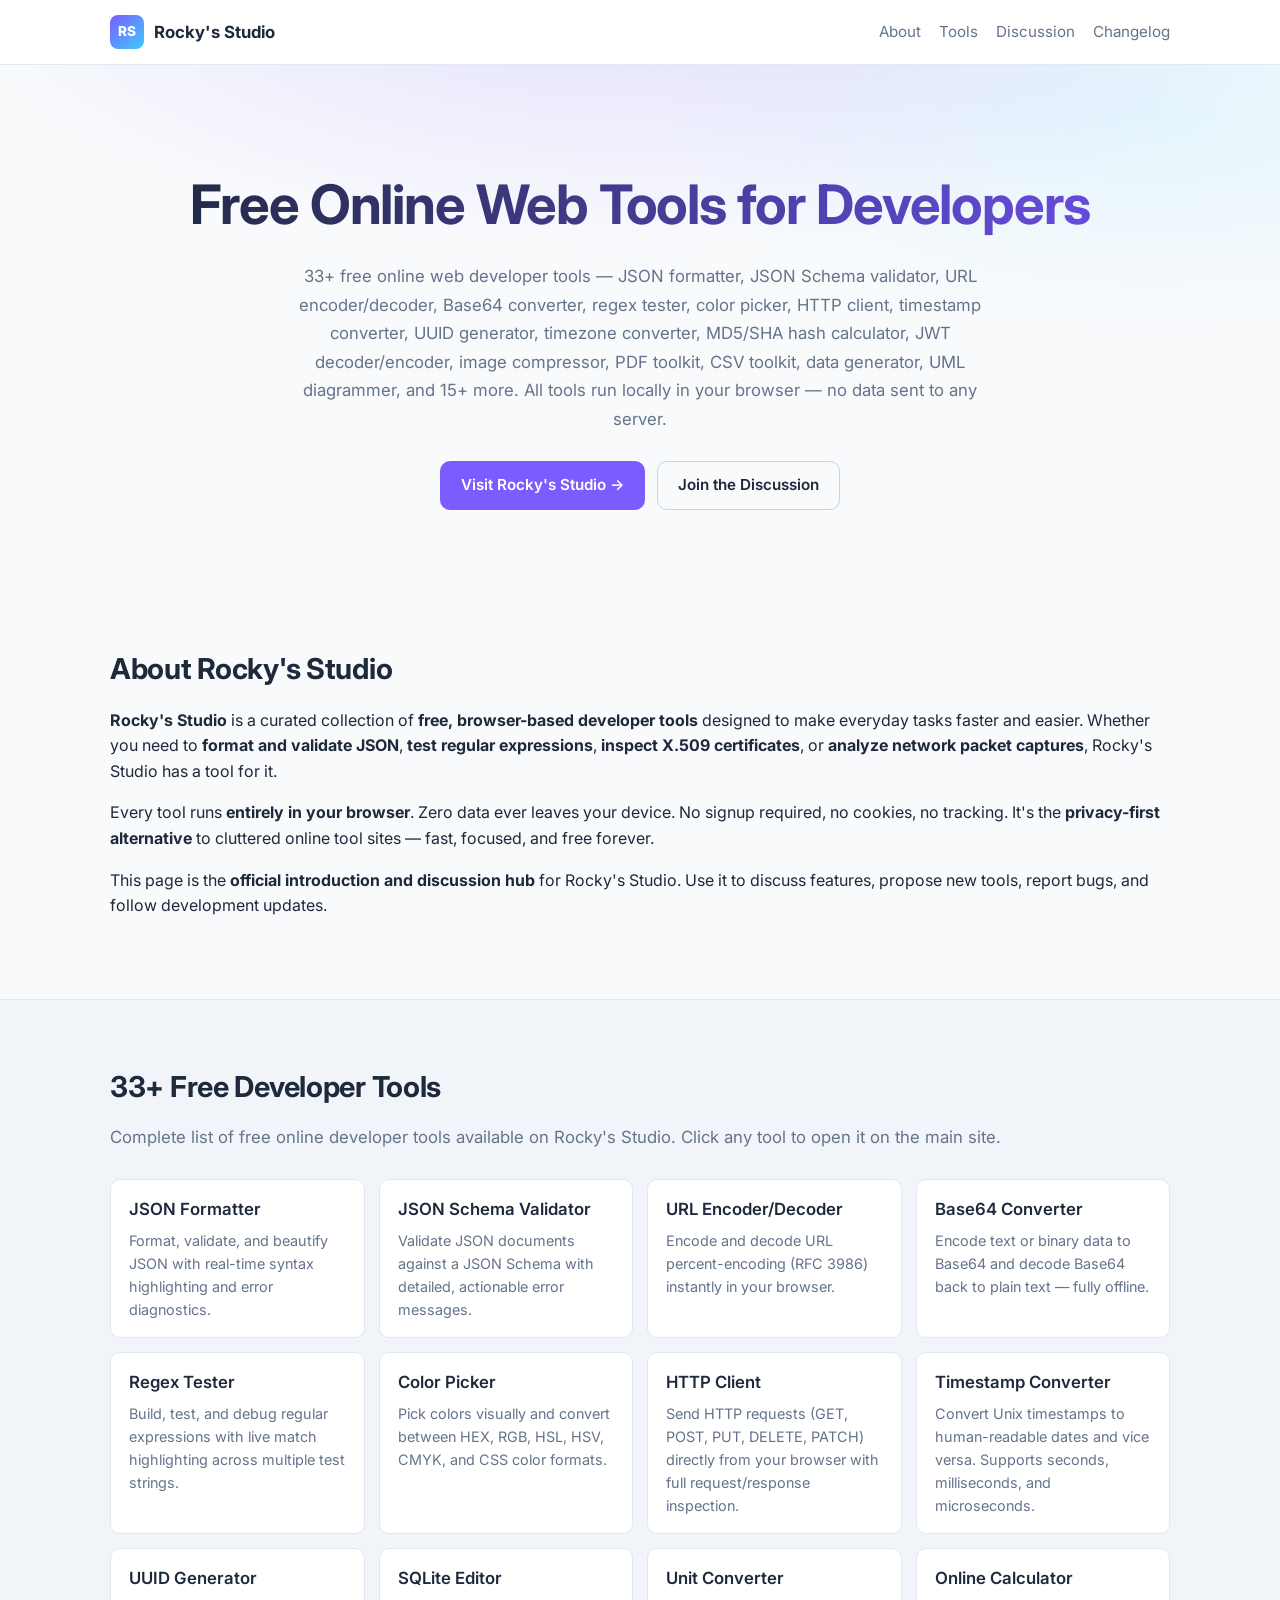
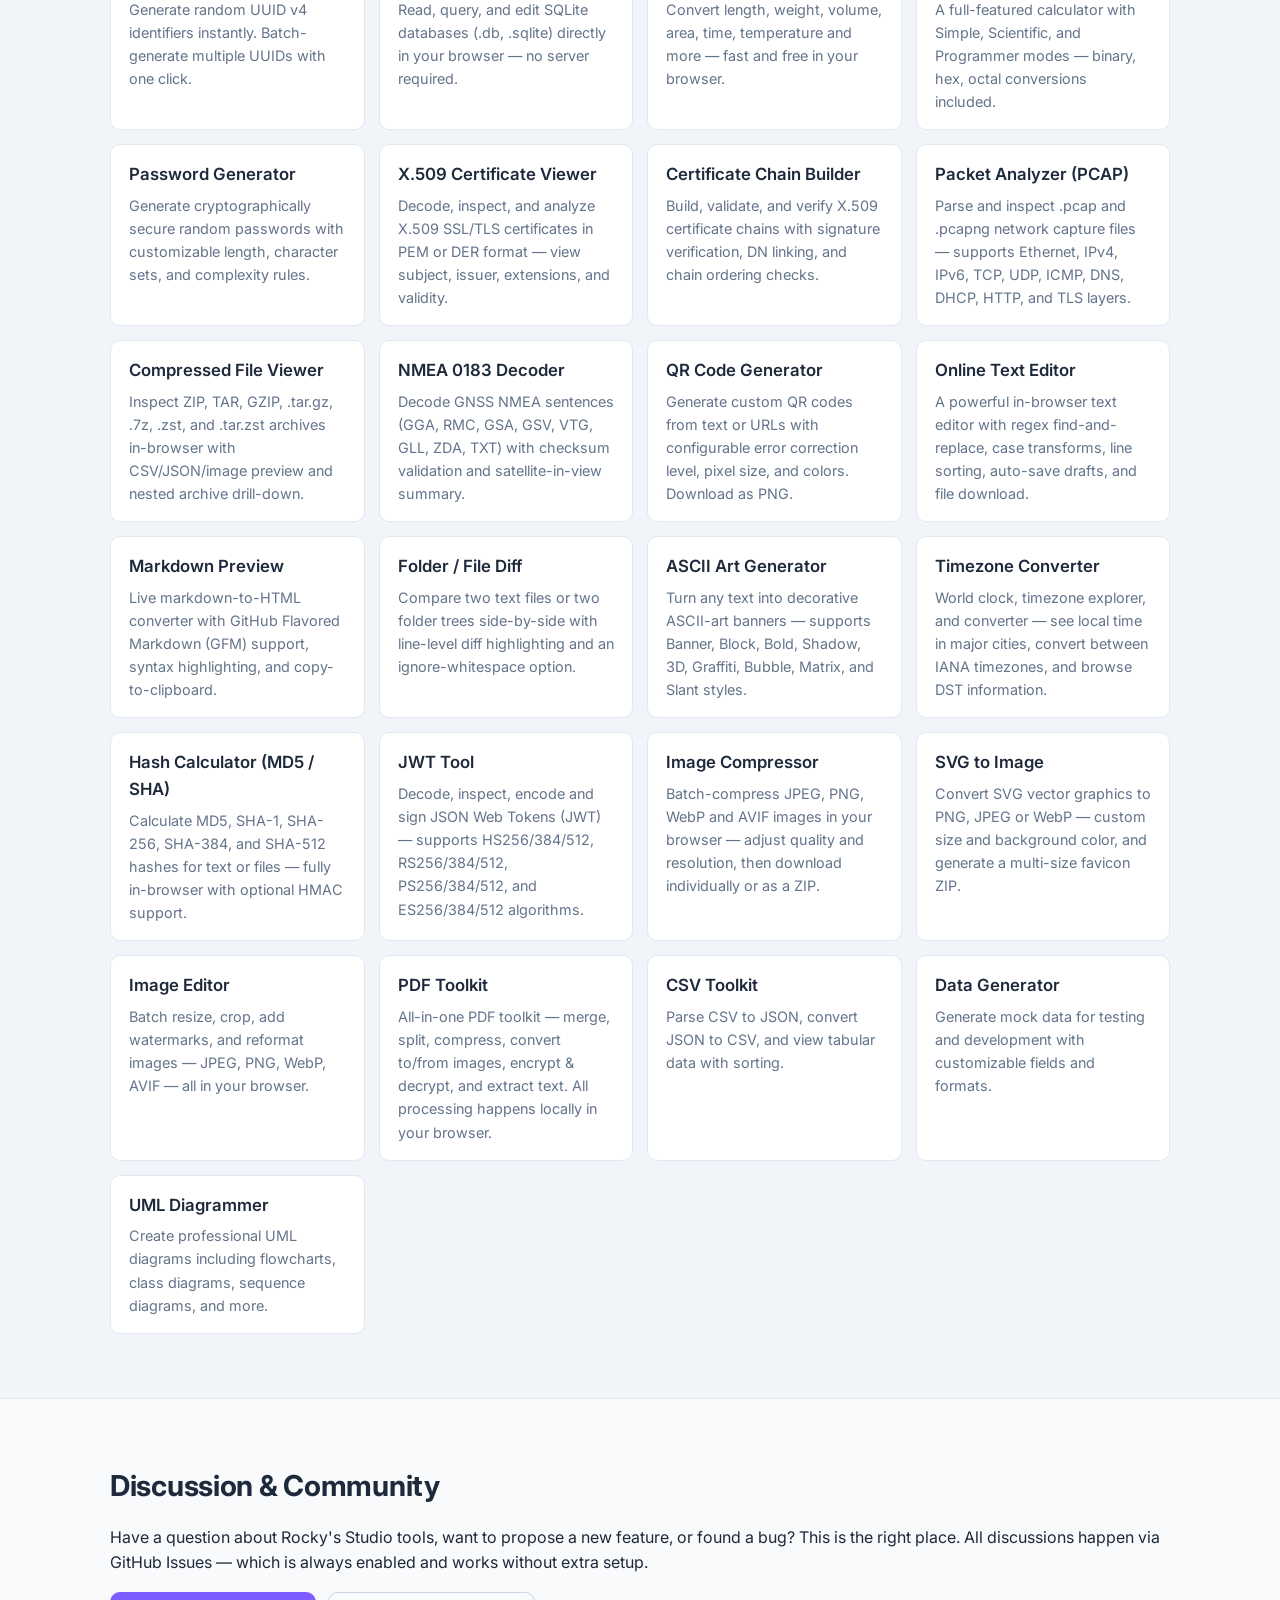
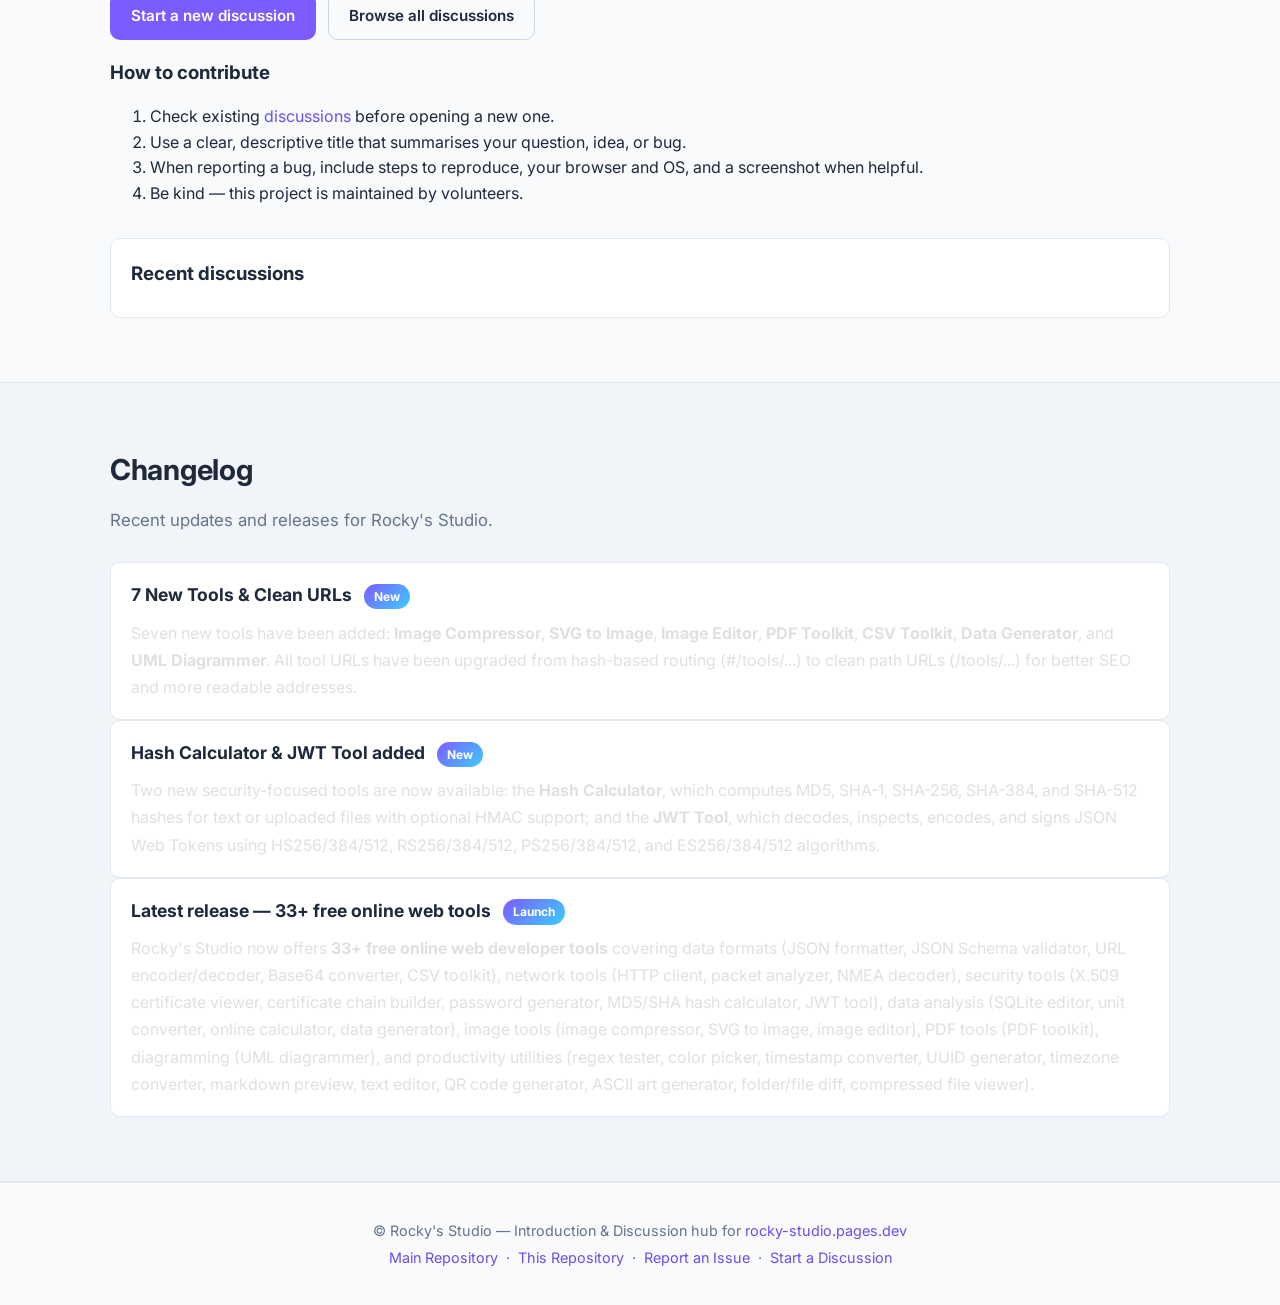
<file: index.html>
<!DOCTYPE html>
<html lang="en">
<head>
  <meta charset="UTF-8" />
  <meta name="viewport" content="width=device-width, initial-scale=1.0, viewport-fit=cover" />
  <meta name="theme-color" content="#1e1e2e" media="(prefers-color-scheme: dark)" />
  <meta name="theme-color" content="#f8fafc" media="(prefers-color-scheme: light)" />
  <meta name="color-scheme" content="dark light" />
  <meta name="format-detection" content="telephone=no" />
  <meta name="apple-mobile-web-app-capable" content="yes" />
  <meta name="apple-mobile-web-app-status-bar-style" content="black-translucent" />
  <meta name="apple-mobile-web-app-title" content="Rocky's Studio" />
  <meta name="mobile-web-app-capable" content="yes" />

  <!-- Primary Meta Tags -->
  <title>Rocky's Studio - Free Online Web Tools for Developers</title>
  <meta name="title" content="Rocky's Studio - Free Online Web Tools for Developers" />
  <meta name="description" content="Rocky's Studio - Free online web tools for developers. JSON formatter, JSON Schema validator, URL encoder, Base64 converter, regex tester, color picker, HTTP client, timestamp converter, UUID generator, timezone converter, MD5/SHA hash calculator, JWT decoder, image compressor, PDF toolkit, CSV toolkit, data generator, UML diagrammer, and 20+ more. All tools run locally in your browser — no data sent to any server." />
  <meta name="keywords" content="JSON formatter, JSON Schema validator, URL encoder, Base64 converter, regex tester, color picker, HTTP client, timestamp converter, UUID generator, timezone converter, MD5, SHA, SHA-256, hash calculator, HMAC, JWT, JWT decoder, JWT encoder, web tools, dev tools, free online tools, Rocky's Studio, SQLite editor, unit converter, calculator, password generator, QR code generator, image compressor, PDF toolkit, CSV toolkit, data generator, UML diagrammer, SVG converter, image editor" />
  <meta name="author" content="Rocky's Studio" />
  <meta name="robots" content="index, follow, max-image-preview:large, max-snippet:-1, max-video-preview:-1" />

  <!-- Canonical -->
  <link rel="canonical" href="https://pengpengpeng666.github.io/rocky_studio/" />

  <!-- Open Graph -->
  <meta property="og:title" content="Rocky's Studio - Free Online Web Tools for Developers" />
  <meta property="og:description" content="33+ free online web tools for developers — JSON formatter, URL encoder, Base64 converter, regex tester, timestamp converter, MD5/SHA hash calculator, JWT tool, image compressor, PDF toolkit, and more. All tools work locally in your browser." />
  <meta property="og:type" content="website" />
  <meta property="og:url" content="https://pengpengpeng666.github.io/rocky_studio/" />
  <meta property="og:site_name" content="Rocky's Studio" />
  <meta property="og:image" content="https://pengpengpeng666.github.io/rocky_studio/assets/og-image.svg" />
  <meta property="og:image:width" content="1200" />
  <meta property="og:image:height" content="630" />
  <meta property="og:image:alt" content="Rocky's Studio — Free In-Browser Developer Tools Suite" />
  <meta property="og:image:type" content="image/svg+xml" />
  <meta property="og:locale" content="en_US" />
  <meta property="og:locale:alternate" content="zh_CN" />
  <meta property="og:locale:alternate" content="zh_TW" />

  <!-- Twitter Card -->
  <meta name="twitter:card" content="summary_large_image" />
  <meta name="twitter:url" content="https://pengpengpeng666.github.io/rocky_studio/" />
  <meta name="twitter:title" content="Rocky's Studio - Free Online Web Tools for Developers" />
  <meta name="twitter:description" content="33+ free online web tools for developers — JSON formatter, URL encoder, Base64 converter, regex tester, timestamp converter, MD5/SHA hash calculator, JWT tool, image compressor, PDF toolkit, and more. All tools run locally in your browser." />
  <meta name="twitter:image" content="https://pengpengpeng666.github.io/rocky_studio/assets/og-image.svg" />
  <meta name="twitter:site" content="@rockystudio" />

  <!-- Favicon & preconnects -->
  <link rel="icon" type="image/svg+xml" href="assets/favicon.svg" />
  <link rel="preconnect" href="https://rocky-studio.pages.dev" />
  <link rel="dns-prefetch" href="https://rocky-studio.pages.dev" />
  <link rel="preconnect" href="https://fonts.googleapis.com" />
  <link rel="preconnect" href="https://fonts.gstatic.com" crossorigin />
  <link href="https://fonts.googleapis.com/css2?family=Inter:wght@400;500;600;700&family=JetBrains+Mono:wght@400;600&display=swap" rel="preload" as="style" onload="this.onload=null;this.rel='stylesheet'" />
  <noscript><link href="https://fonts.googleapis.com/css2?family=Inter:wght@400;500;600;700&family=JetBrains+Mono:wght@400;600&display=swap" rel="stylesheet" /></noscript>

  <!-- Pre-theme: apply theme before modules load to prevent FOUC -->
  <script>
    (function () {
      try {
        var saved = localStorage.getItem('rocky-studio-theme');
        var mode = saved || 'dark';
        if (mode === 'system') {
          mode = window.matchMedia('(prefers-color-scheme: dark)').matches ? 'dark' : 'light';
        }
        document.documentElement.setAttribute('data-theme', mode);
      } catch (e) {
        document.documentElement.setAttribute('data-theme', 'dark');
      }
      // Respect dynamic viewport on mobile browsers
      try {
        var meta = document.querySelector('meta[name="viewport"]');
        if (meta && window.innerWidth < 768) {
          meta.setAttribute('content', 'width=device-width, initial-scale=1.0, viewport-fit=cover');
        }
      } catch (err) { /* noop */ }
    })();
  </script>

  <!-- Stylesheet with media=print for non-blocking load -->
  <link rel="stylesheet" href="assets/css/style.css" media="print" onload="this.media='all'" />
  <noscript><link rel="stylesheet" href="assets/css/style.css" /></noscript>

  <!-- Structured data: WebSite with SearchAction -->
  <script type="application/ld+json">
  {
    "@context": "https://schema.org",
    "@type": "WebSite",
    "name": "Rocky's Studio",
    "url": "https://rocky-studio.pages.dev",
    "description": "Free online web tools for developers — JSON formatter, URL encoder, Base64 converter, regex tester, timestamp converter, and more. All tools run locally in your browser.",
    "applicationCategory": "DeveloperApplication",
    "operatingSystem": "Web",
    "inLanguage": "en",
    "potentialAction": {
      "@type": "SearchAction",
      "target": {
        "@type": "EntryPoint",
        "urlTemplate": "https://rocky-studio.pages.dev/?q={search_term_string}"
      },
      "query-input": "required name=search_term_string"
    },
    "sameAs": [
      "https://github.com/pengpengpeng666/rocky-studio",
      "https://github.com/pengpengpeng666/rocky_studio"
    ]
  }
  </script>

  <!-- Structured data: CollectionPage wrapping ItemList of all tools -->
  <script type="application/ld+json">
  {
    "@context": "https://schema.org",
    "@type": "CollectionPage",
    "name": "Rocky's Studio - Free Online Web Tools for Developers",
    "description": "33+ free online web developer tools — JSON formatter, JSON Schema validator, URL encoder/decoder, Base64 converter, regex tester, color picker, HTTP client, timestamp converter, UUID generator, timezone converter, SQLite editor, unit converter, calculator, password generator, X.509 certificate viewer, certificate chain builder, packet analyzer, compressed file viewer, NMEA decoder, QR code generator, text editor, markdown preview, folder/file diff, ASCII art generator, MD5/SHA hash calculator, JWT tool, image compressor, SVG to image, image editor, PDF toolkit, CSV toolkit, data generator, UML diagrammer. All tools run locally in your browser — no data sent to any server.",
    "url": "https://pengpengpeng666.github.io/rocky_studio/",
    "inLanguage": "en",
    "isPartOf": {
      "@type": "WebSite",
      "name": "Rocky's Studio",
      "url": "https://rocky-studio.pages.dev"
    },
    "about": {
      "@type": "Thing",
      "name": "Web Development Tools",
      "description": "Online tools for web developers and software engineers"
    },
    "mainEntity": {
      "@type": "ItemList",
      "name": "Available Tools",
      "description": "List of all free online tools available on Rocky's Studio",
      "numberOfItems": 33,
      "itemListElement": [
        {"@type": "ListItem", "position": 1,  "name": "JSON Formatter",             "url": "https://rocky-studio.pages.dev/tools/json-formatter"},
        {"@type": "ListItem", "position": 2,  "name": "JSON Schema Validator",      "url": "https://rocky-studio.pages.dev/tools/json-schema-validator"},
        {"@type": "ListItem", "position": 3,  "name": "URL Encoder/Decoder",        "url": "https://rocky-studio.pages.dev/tools/url-encoder"},
        {"@type": "ListItem", "position": 4,  "name": "Base64 Converter",           "url": "https://rocky-studio.pages.dev/tools/base64"},
        {"@type": "ListItem", "position": 5,  "name": "Regex Tester",               "url": "https://rocky-studio.pages.dev/tools/regex"},
        {"@type": "ListItem", "position": 6,  "name": "Color Picker",               "url": "https://rocky-studio.pages.dev/tools/color-picker"},
        {"@type": "ListItem", "position": 7,  "name": "HTTP Client",                "url": "https://rocky-studio.pages.dev/tools/http-client"},
        {"@type": "ListItem", "position": 8,  "name": "Timestamp Converter",        "url": "https://rocky-studio.pages.dev/tools/timestamp-converter"},
        {"@type": "ListItem", "position": 9,  "name": "UUID Generator",             "url": "https://rocky-studio.pages.dev/tools/uuid-generator"},
        {"@type": "ListItem", "position": 10, "name": "SQLite Editor",              "url": "https://rocky-studio.pages.dev/tools/sqlite-editor"},
        {"@type": "ListItem", "position": 11, "name": "Unit Converter",             "url": "https://rocky-studio.pages.dev/tools/unit-converter"},
        {"@type": "ListItem", "position": 12, "name": "Online Calculator",          "url": "https://rocky-studio.pages.dev/tools/online-calculator"},
        {"@type": "ListItem", "position": 13, "name": "Password Generator",         "url": "https://rocky-studio.pages.dev/tools/password-generator"},
        {"@type": "ListItem", "position": 14, "name": "X.509 Certificate Viewer",   "url": "https://rocky-studio.pages.dev/tools/x509-certificate-viewer"},
        {"@type": "ListItem", "position": 15, "name": "Certificate Chain Builder",  "url": "https://rocky-studio.pages.dev/tools/cert-chain"},
        {"@type": "ListItem", "position": 16, "name": "Packet Analyzer",            "url": "https://rocky-studio.pages.dev/tools/packet-analyzer"},
        {"@type": "ListItem", "position": 17, "name": "Compressed File Viewer",     "url": "https://rocky-studio.pages.dev/tools/compressed-viewer"},
        {"@type": "ListItem", "position": 18, "name": "NMEA Decoder",               "url": "https://rocky-studio.pages.dev/tools/nmea-decoder"},
        {"@type": "ListItem", "position": 19, "name": "QR Code Generator",          "url": "https://rocky-studio.pages.dev/tools/qr-code"},
        {"@type": "ListItem", "position": 20, "name": "Online Text Editor",         "url": "https://rocky-studio.pages.dev/tools/text-editor"},
        {"@type": "ListItem", "position": 21, "name": "Markdown Preview",           "url": "https://rocky-studio.pages.dev/tools/markdown"},
        {"@type": "ListItem", "position": 22, "name": "Folder / File Diff",         "url": "https://rocky-studio.pages.dev/tools/folder-file-diff"},
        {"@type": "ListItem", "position": 23, "name": "ASCII Art Generator",        "url": "https://rocky-studio.pages.dev/tools/ascii-art-generator"},
        {"@type": "ListItem", "position": 24, "name": "Timezone Converter",         "url": "https://rocky-studio.pages.dev/tools/timezone"},
        {"@type": "ListItem", "position": 25, "name": "Hash Calculator (MD5/SHA)",  "url": "https://rocky-studio.pages.dev/tools/hash-calculator"},
        {"@type": "ListItem", "position": 26, "name": "JWT Tool",                   "url": "https://rocky-studio.pages.dev/tools/jwt"},
        {"@type": "ListItem", "position": 27, "name": "Image Compressor",          "url": "https://rocky-studio.pages.dev/tools/image-compressor"},
        {"@type": "ListItem", "position": 28, "name": "SVG to Image",              "url": "https://rocky-studio.pages.dev/tools/svg-converter"},
        {"@type": "ListItem", "position": 29, "name": "Image Editor",              "url": "https://rocky-studio.pages.dev/tools/image-editor"},
        {"@type": "ListItem", "position": 30, "name": "PDF Toolkit",               "url": "https://rocky-studio.pages.dev/tools/pdf-toolkit"},
        {"@type": "ListItem", "position": 31, "name": "CSV Toolkit",               "url": "https://rocky-studio.pages.dev/tools/csv-toolkit"},
        {"@type": "ListItem", "position": 32, "name": "Data Generator",            "url": "https://rocky-studio.pages.dev/tools/data-generator"},
        {"@type": "ListItem", "position": 33, "name": "UML Diagrammer",            "url": "https://rocky-studio.pages.dev/tools/uml-diagrammer"}
      ]
    },
    "mainEntityOfPage": "https://pengpengpeng666.github.io/rocky_studio/",
    "breadcrumb": {
      "@type": "BreadcrumbList",
      "itemListElement": {
        "@type": "ListItem",
        "position": 1,
        "name": "Home",
        "item": "https://pengpengpeng666.github.io/rocky_studio/"
      }
    }
  }
  </script>

  <!-- Organization schema -->
  <script type="application/ld+json">
  {
    "@context": "https://schema.org",
    "@type": "Organization",
    "name": "Rocky's Studio",
    "url": "https://rocky-studio.pages.dev",
    "logo": "https://pengpengpeng666.github.io/rocky_studio/assets/favicon.svg",
    "sameAs": [
      "https://github.com/pengpengpeng666/rocky-studio",
      "https://github.com/pengpengpeng666/rocky_studio"
    ]
  }
  </script>
</head>
<body>
  <a href="#main-content" class="skip-link">Skip to main content</a>

  <header class="site-header" role="banner">
    <div class="container">
      <a href="https://rocky-studio.pages.dev" class="brand" aria-label="Rocky's Studio — Home" target="_blank" rel="noopener noreferrer">
        <span class="brand-mark" aria-hidden="true">RS</span>
        <span class="brand-text">Rocky's Studio</span>
      </a>
      <nav class="site-nav" role="navigation" aria-label="Main navigation">
        <a href="#about">About</a>
        <a href="#tools">Tools</a>
        <a href="#discuss">Discussion</a>
        <a href="#changelog">Changelog</a>
      </nav>
    </div>
  </header>

  <main id="main-content" role="main">

    <section class="hero" aria-label="Introduction">
      <div class="container">
        <h1>Free Online Web Tools for Developers</h1>
        <p class="subtitle">33+ free online web developer tools — JSON formatter, JSON Schema validator, URL encoder/decoder, Base64 converter, regex tester, color picker, HTTP client, timestamp converter, UUID generator, timezone converter, MD5/SHA hash calculator, JWT decoder/encoder, image compressor, PDF toolkit, CSV toolkit, data generator, UML diagrammer, and 15+ more. All tools run locally in your browser — no data sent to any server.</p>
        <div class="hero-cta">
          <a class="btn btn-primary" href="https://rocky-studio.pages.dev" target="_blank" rel="noopener noreferrer">Visit Rocky's Studio →</a>
          <a class="btn btn-ghost" href="#discuss">Join the Discussion</a>
        </div>
      </div>
    </section>

    <section id="about" class="section" aria-labelledby="about-heading">
      <div class="container">
        <h2 id="about-heading">About Rocky's Studio</h2>
        <p>
          <strong>Rocky's Studio</strong> is a curated collection of <strong>free, browser-based developer tools</strong> designed to make everyday tasks faster and easier. Whether you need to <strong>format and validate JSON</strong>, <strong>test regular expressions</strong>, <strong>inspect X.509 certificates</strong>, or <strong>analyze network packet captures</strong>, Rocky's Studio has a tool for it.
        </p>
        <p>
          Every tool runs <strong>entirely in your browser</strong>. Zero data ever leaves your device. No signup required, no cookies, no tracking. It's the <strong>privacy-first alternative</strong> to cluttered online tool sites — fast, focused, and free forever.
        </p>
        <p>
          This page is the <strong>official introduction and discussion hub</strong> for Rocky's Studio. Use it to discuss features, propose new tools, report bugs, and follow development updates.
        </p>
      </div>
    </section>

    <section id="tools" class="section section-alt" aria-labelledby="tools-heading">
      <div class="container">
        <h2 id="tools-heading">33+ Free Developer Tools</h2>
        <p class="section-lead">Complete list of free online developer tools available on Rocky's Studio. Click any tool to open it on the main site.</p>
        <div class="tool-grid" role="list">
          <a class="tool-card" href="https://rocky-studio.pages.dev/tools/json-formatter" target="_blank" rel="noopener noreferrer" role="listitem">
            <h3>JSON Formatter</h3>
            <p>Format, validate, and beautify JSON with real-time syntax highlighting and error diagnostics.</p>
          </a>
          <a class="tool-card" href="https://rocky-studio.pages.dev/tools/json-schema-validator" target="_blank" rel="noopener noreferrer" role="listitem">
            <h3>JSON Schema Validator</h3>
            <p>Validate JSON documents against a JSON Schema with detailed, actionable error messages.</p>
          </a>
          <a class="tool-card" href="https://rocky-studio.pages.dev/tools/url-encoder" target="_blank" rel="noopener noreferrer" role="listitem">
            <h3>URL Encoder/Decoder</h3>
            <p>Encode and decode URL percent-encoding (RFC 3986) instantly in your browser.</p>
          </a>
          <a class="tool-card" href="https://rocky-studio.pages.dev/tools/base64" target="_blank" rel="noopener noreferrer" role="listitem">
            <h3>Base64 Converter</h3>
            <p>Encode text or binary data to Base64 and decode Base64 back to plain text — fully offline.</p>
          </a>
          <a class="tool-card" href="https://rocky-studio.pages.dev/tools/regex" target="_blank" rel="noopener noreferrer" role="listitem">
            <h3>Regex Tester</h3>
            <p>Build, test, and debug regular expressions with live match highlighting across multiple test strings.</p>
          </a>
          <a class="tool-card" href="https://rocky-studio.pages.dev/tools/color-picker" target="_blank" rel="noopener noreferrer" role="listitem">
            <h3>Color Picker</h3>
            <p>Pick colors visually and convert between HEX, RGB, HSL, HSV, CMYK, and CSS color formats.</p>
          </a>
          <a class="tool-card" href="https://rocky-studio.pages.dev/tools/http-client" target="_blank" rel="noopener noreferrer" role="listitem">
            <h3>HTTP Client</h3>
            <p>Send HTTP requests (GET, POST, PUT, DELETE, PATCH) directly from your browser with full request/response inspection.</p>
          </a>
          <a class="tool-card" href="https://rocky-studio.pages.dev/tools/timestamp-converter" target="_blank" rel="noopener noreferrer" role="listitem">
            <h3>Timestamp Converter</h3>
            <p>Convert Unix timestamps to human-readable dates and vice versa. Supports seconds, milliseconds, and microseconds.</p>
          </a>
          <a class="tool-card" href="https://rocky-studio.pages.dev/tools/uuid-generator" target="_blank" rel="noopener noreferrer" role="listitem">
            <h3>UUID Generator</h3>
            <p>Generate random UUID v4 identifiers instantly. Batch-generate multiple UUIDs with one click.</p>
          </a>
          <a class="tool-card" href="https://rocky-studio.pages.dev/tools/sqlite-editor" target="_blank" rel="noopener noreferrer" role="listitem">
            <h3>SQLite Editor</h3>
            <p>Read, query, and edit SQLite databases (.db, .sqlite) directly in your browser — no server required.</p>
          </a>
          <a class="tool-card" href="https://rocky-studio.pages.dev/tools/unit-converter" target="_blank" rel="noopener noreferrer" role="listitem">
            <h3>Unit Converter</h3>
            <p>Convert length, weight, volume, area, time, temperature and more — fast and free in your browser.</p>
          </a>
          <a class="tool-card" href="https://rocky-studio.pages.dev/tools/online-calculator" target="_blank" rel="noopener noreferrer" role="listitem">
            <h3>Online Calculator</h3>
            <p>A full-featured calculator with Simple, Scientific, and Programmer modes — binary, hex, octal conversions included.</p>
          </a>
          <a class="tool-card" href="https://rocky-studio.pages.dev/tools/password-generator" target="_blank" rel="noopener noreferrer" role="listitem">
            <h3>Password Generator</h3>
            <p>Generate cryptographically secure random passwords with customizable length, character sets, and complexity rules.</p>
          </a>
          <a class="tool-card" href="https://rocky-studio.pages.dev/tools/x509-certificate-viewer" target="_blank" rel="noopener noreferrer" role="listitem">
            <h3>X.509 Certificate Viewer</h3>
            <p>Decode, inspect, and analyze X.509 SSL/TLS certificates in PEM or DER format — view subject, issuer, extensions, and validity.</p>
          </a>
          <a class="tool-card" href="https://rocky-studio.pages.dev/tools/cert-chain" target="_blank" rel="noopener noreferrer" role="listitem">
            <h3>Certificate Chain Builder</h3>
            <p>Build, validate, and verify X.509 certificate chains with signature verification, DN linking, and chain ordering checks.</p>
          </a>
          <a class="tool-card" href="https://rocky-studio.pages.dev/tools/packet-analyzer" target="_blank" rel="noopener noreferrer" role="listitem">
            <h3>Packet Analyzer (PCAP)</h3>
            <p>Parse and inspect .pcap and .pcapng network capture files — supports Ethernet, IPv4, IPv6, TCP, UDP, ICMP, DNS, DHCP, HTTP, and TLS layers.</p>
          </a>
          <a class="tool-card" href="https://rocky-studio.pages.dev/tools/compressed-viewer" target="_blank" rel="noopener noreferrer" role="listitem">
            <h3>Compressed File Viewer</h3>
            <p>Inspect ZIP, TAR, GZIP, .tar.gz, .7z, .zst, and .tar.zst archives in-browser with CSV/JSON/image preview and nested archive drill-down.</p>
          </a>
          <a class="tool-card" href="https://rocky-studio.pages.dev/tools/nmea-decoder" target="_blank" rel="noopener noreferrer" role="listitem">
            <h3>NMEA 0183 Decoder</h3>
            <p>Decode GNSS NMEA sentences (GGA, RMC, GSA, GSV, VTG, GLL, ZDA, TXT) with checksum validation and satellite-in-view summary.</p>
          </a>
          <a class="tool-card" href="https://rocky-studio.pages.dev/tools/qr-code" target="_blank" rel="noopener noreferrer" role="listitem">
            <h3>QR Code Generator</h3>
            <p>Generate custom QR codes from text or URLs with configurable error correction level, pixel size, and colors. Download as PNG.</p>
          </a>
          <a class="tool-card" href="https://rocky-studio.pages.dev/tools/text-editor" target="_blank" rel="noopener noreferrer" role="listitem">
            <h3>Online Text Editor</h3>
            <p>A powerful in-browser text editor with regex find-and-replace, case transforms, line sorting, auto-save drafts, and file download.</p>
          </a>
          <a class="tool-card" href="https://rocky-studio.pages.dev/tools/markdown" target="_blank" rel="noopener noreferrer" role="listitem">
            <h3>Markdown Preview</h3>
            <p>Live markdown-to-HTML converter with GitHub Flavored Markdown (GFM) support, syntax highlighting, and copy-to-clipboard.</p>
          </a>
          <a class="tool-card" href="https://rocky-studio.pages.dev/tools/folder-file-diff" target="_blank" rel="noopener noreferrer" role="listitem">
            <h3>Folder / File Diff</h3>
            <p>Compare two text files or two folder trees side-by-side with line-level diff highlighting and an ignore-whitespace option.</p>
          </a>
          <a class="tool-card" href="https://rocky-studio.pages.dev/tools/ascii-art-generator" target="_blank" rel="noopener noreferrer" role="listitem">
            <h3>ASCII Art Generator</h3>
            <p>Turn any text into decorative ASCII-art banners — supports Banner, Block, Bold, Shadow, 3D, Graffiti, Bubble, Matrix, and Slant styles.</p>
          </a>
          <a class="tool-card" href="https://rocky-studio.pages.dev/tools/timezone" target="_blank" rel="noopener noreferrer" role="listitem">
            <h3>Timezone Converter</h3>
            <p>World clock, timezone explorer, and converter — see local time in major cities, convert between IANA timezones, and browse DST information.</p>
          </a>
          <a class="tool-card" href="https://rocky-studio.pages.dev/tools/hash-calculator" target="_blank" rel="noopener noreferrer" role="listitem">
            <h3>Hash Calculator (MD5 / SHA)</h3>
            <p>Calculate MD5, SHA-1, SHA-256, SHA-384, and SHA-512 hashes for text or files — fully in-browser with optional HMAC support.</p>
          </a>
          <a class="tool-card" href="https://rocky-studio.pages.dev/tools/jwt" target="_blank" rel="noopener noreferrer" role="listitem">
            <h3>JWT Tool</h3>
            <p>Decode, inspect, encode and sign JSON Web Tokens (JWT) — supports HS256/384/512, RS256/384/512, PS256/384/512, and ES256/384/512 algorithms.</p>
          </a>
          <a class="tool-card" href="https://rocky-studio.pages.dev/tools/image-compressor" target="_blank" rel="noopener noreferrer" role="listitem">
            <h3>Image Compressor</h3>
            <p>Batch-compress JPEG, PNG, WebP and AVIF images in your browser — adjust quality and resolution, then download individually or as a ZIP.</p>
          </a>
          <a class="tool-card" href="https://rocky-studio.pages.dev/tools/svg-converter" target="_blank" rel="noopener noreferrer" role="listitem">
            <h3>SVG to Image</h3>
            <p>Convert SVG vector graphics to PNG, JPEG or WebP — custom size and background color, and generate a multi-size favicon ZIP.</p>
          </a>
          <a class="tool-card" href="https://rocky-studio.pages.dev/tools/image-editor" target="_blank" rel="noopener noreferrer" role="listitem">
            <h3>Image Editor</h3>
            <p>Batch resize, crop, add watermarks, and reformat images — JPEG, PNG, WebP, AVIF — all in your browser.</p>
          </a>
          <a class="tool-card" href="https://rocky-studio.pages.dev/tools/pdf-toolkit" target="_blank" rel="noopener noreferrer" role="listitem">
            <h3>PDF Toolkit</h3>
            <p>All-in-one PDF toolkit — merge, split, compress, convert to/from images, encrypt &amp; decrypt, and extract text. All processing happens locally in your browser.</p>
          </a>
          <a class="tool-card" href="https://rocky-studio.pages.dev/tools/csv-toolkit" target="_blank" rel="noopener noreferrer" role="listitem">
            <h3>CSV Toolkit</h3>
            <p>Parse CSV to JSON, convert JSON to CSV, and view tabular data with sorting.</p>
          </a>
          <a class="tool-card" href="https://rocky-studio.pages.dev/tools/data-generator" target="_blank" rel="noopener noreferrer" role="listitem">
            <h3>Data Generator</h3>
            <p>Generate mock data for testing and development with customizable fields and formats.</p>
          </a>
          <a class="tool-card" href="https://rocky-studio.pages.dev/tools/uml-diagrammer" target="_blank" rel="noopener noreferrer" role="listitem">
            <h3>UML Diagrammer</h3>
            <p>Create professional UML diagrams including flowcharts, class diagrams, sequence diagrams, and more.</p>
          </a>
        </div>
      </div>
    </section>

    <section id="discuss" class="section" aria-labelledby="discuss-heading">
      <div class="container">
        <h2 id="discuss-heading">Discussion &amp; Community</h2>
        <p>
          Have a question about Rocky's Studio tools, want to propose a new feature, or found a bug? This is the right place. All discussions happen via GitHub Issues — which is always enabled and works without extra setup.
        </p>
        <div class="discuss-actions">
          <a class="btn btn-primary" href="https://github.com/pengpengpeng666/rocky_studio/issues/new?template=discussion.md&title=Discussion%3A+" target="_blank" rel="noopener noreferrer">Start a new discussion</a>
          <a class="btn btn-outline" href="https://github.com/pengpengpeng666/rocky_studio/issues" target="_blank" rel="noopener noreferrer">Browse all discussions</a>
        </div>
        <h3>How to contribute</h3>
        <ol>
          <li>Check existing <a href="https://github.com/pengpengpeng666/rocky_studio/issues" target="_blank" rel="noopener noreferrer">discussions</a> before opening a new one.</li>
          <li>Use a clear, descriptive title that summarises your question, idea, or bug.</li>
          <li>When reporting a bug, include steps to reproduce, your browser and OS, and a screenshot when helpful.</li>
          <li>Be kind — this project is maintained by volunteers.</li>
        </ol>
        <div class="discuss-embed">
          <h3>Recent discussions</h3>
          <script
            src="https://utteranc.es/client.js"
            repo="pengpengpeng666/rocky_studio"
            issue-term="pathname"
            label="discussion"
            theme="github-dark"
            crossorigin="anonymous"
            async>
          </script>
          <noscript>
            <p class="muted">
              <em>JavaScript is required for the embedded discussion widget. You can also
              <a href="https://github.com/pengpengpeng666/rocky_studio/issues" target="_blank" rel="noopener noreferrer">browse discussions on GitHub</a>
              directly.</em>
            </p>
          </noscript>
        </div>
      </div>
    </section>

    <section id="changelog" class="section section-alt" aria-labelledby="changelog-heading">
      <div class="container">
        <h2 id="changelog-heading">Changelog</h2>
        <p class="section-lead">Recent updates and releases for Rocky's Studio.</p>
        <article class="changelog-entry">
          <h3>7 New Tools &amp; Clean URLs <span class="tag">New</span></h3>
          <p>
            Seven new tools have been added: <strong>Image Compressor</strong>, <strong>SVG to Image</strong>, <strong>Image Editor</strong>, <strong>PDF Toolkit</strong>, <strong>CSV Toolkit</strong>, <strong>Data Generator</strong>, and <strong>UML Diagrammer</strong>. All tool URLs have been upgraded from hash-based routing (#/tools/...) to clean path URLs (/tools/...) for better SEO and more readable addresses.
          </p>
        </article>
        <article class="changelog-entry">
          <h3>Hash Calculator &amp; JWT Tool added <span class="tag">New</span></h3>
          <p>
            Two new security-focused tools are now available: the <strong>Hash Calculator</strong>, which computes MD5, SHA-1, SHA-256, SHA-384, and SHA-512 hashes for text or uploaded files with optional HMAC support; and the <strong>JWT Tool</strong>, which decodes, inspects, encodes, and signs JSON Web Tokens using HS256/384/512, RS256/384/512, PS256/384/512, and ES256/384/512 algorithms.
          </p>
        </article>
        <article class="changelog-entry">
          <h3>Latest release — 33+ free online web tools <span class="tag">Launch</span></h3>
          <p>
            Rocky's Studio now offers <strong>33+ free online web developer tools</strong> covering data formats (JSON formatter, JSON Schema validator, URL encoder/decoder, Base64 converter, CSV toolkit), network tools (HTTP client, packet analyzer, NMEA decoder), security tools (X.509 certificate viewer, certificate chain builder, password generator, MD5/SHA hash calculator, JWT tool), data analysis (SQLite editor, unit converter, online calculator, data generator), image tools (image compressor, SVG to image, image editor), PDF tools (PDF toolkit), diagramming (UML diagrammer), and productivity utilities (regex tester, color picker, timestamp converter, UUID generator, timezone converter, markdown preview, text editor, QR code generator, ASCII art generator, folder/file diff, compressed file viewer).
          </p>
        </article>
      </div>
    </section>

  </main>

  <footer class="site-footer" role="contentinfo">
    <div class="container">
      <p>&copy; Rocky's Studio — Introduction &amp; Discussion hub for <a href="https://rocky-studio.pages.dev" target="_blank" rel="noopener noreferrer">rocky-studio.pages.dev</a></p>
      <p>
        <a href="https://github.com/pengpengpeng666/rocky-studio" target="_blank" rel="noopener noreferrer">Main Repository</a>
        &nbsp;·&nbsp;
        <a href="https://github.com/pengpengpeng666/rocky_studio" target="_blank" rel="noopener noreferrer">This Repository</a>
        &nbsp;·&nbsp;
        <a href="https://github.com/pengpengpeng666/rocky_studio/issues" target="_blank" rel="noopener noreferrer">Report an Issue</a>
        &nbsp;·&nbsp;
        <a href="https://github.com/pengpengpeng666/rocky_studio/issues/new?template=discussion.md&title=Discussion%3A+" target="_blank" rel="noopener noreferrer">Start a Discussion</a>
      </p>
    </div>
  </footer>

  <script src="assets/js/main.js" defer></script>
</body>
</html>
</file>
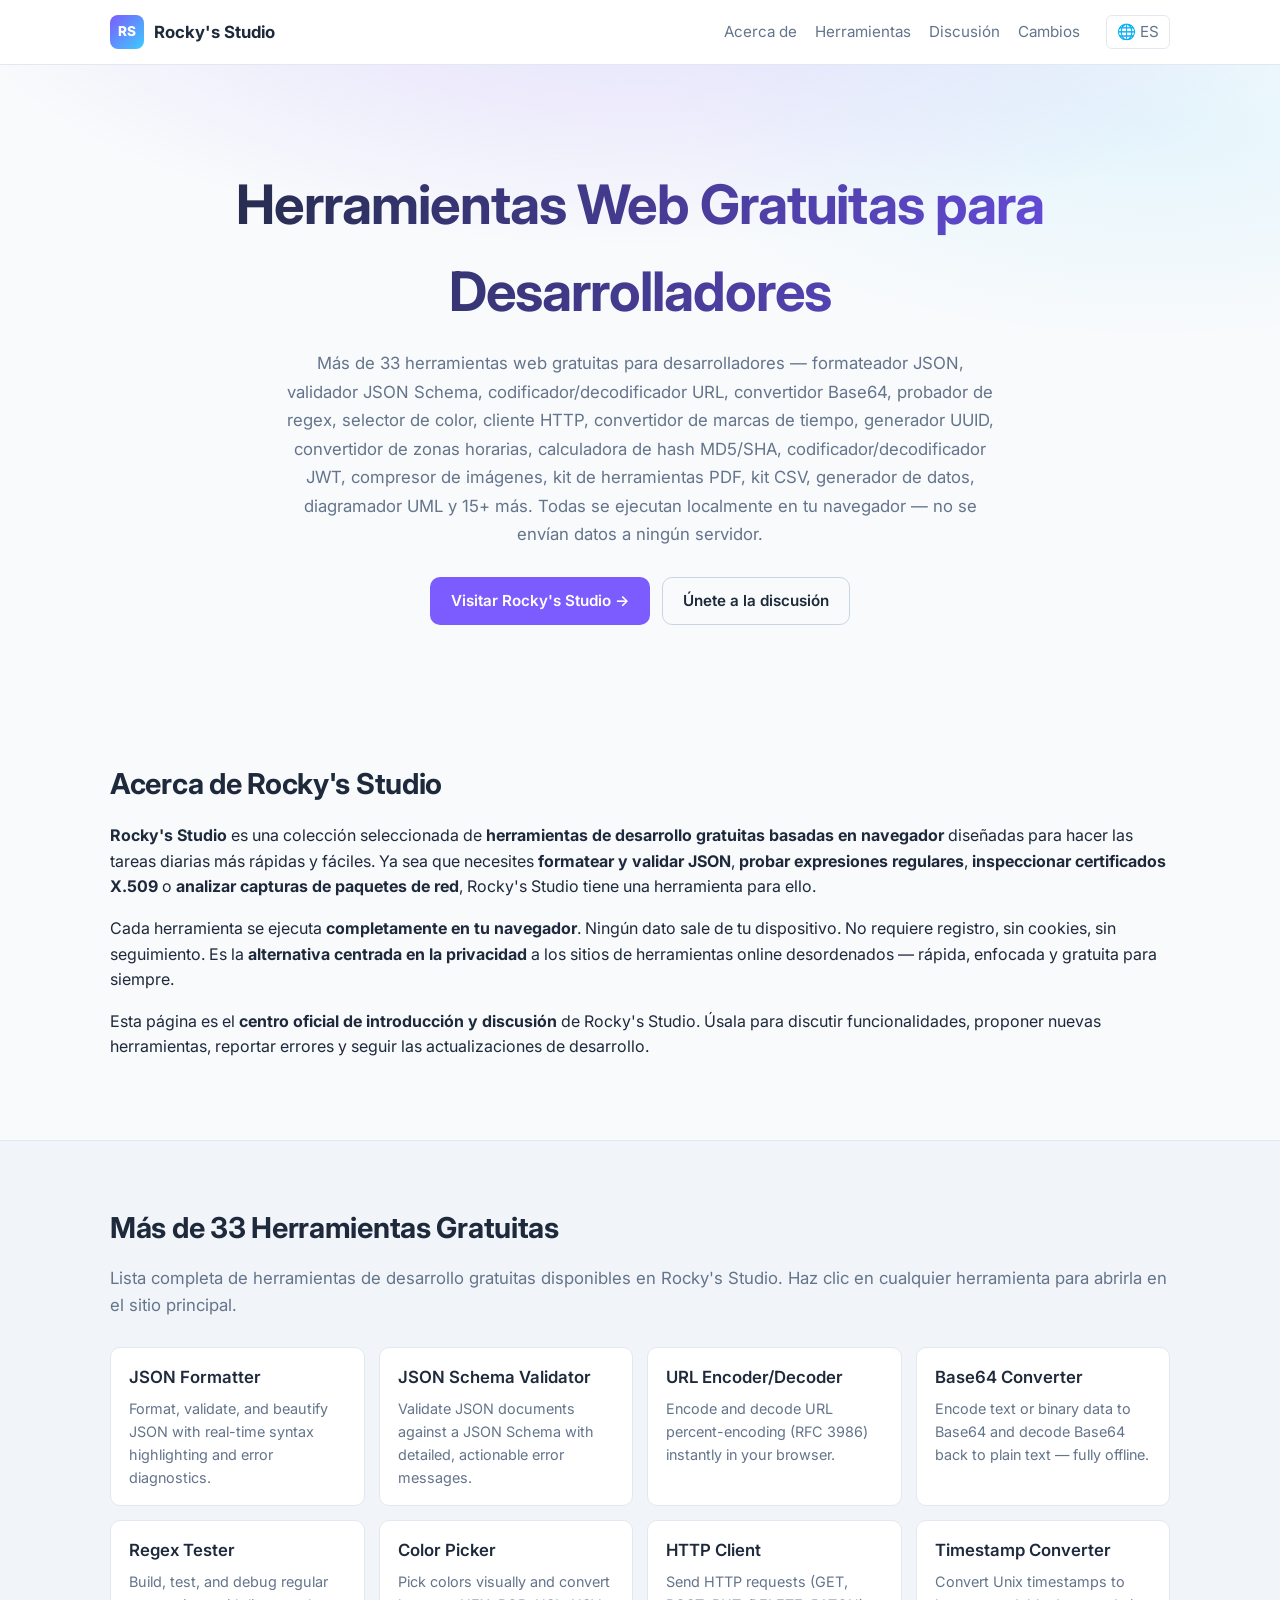
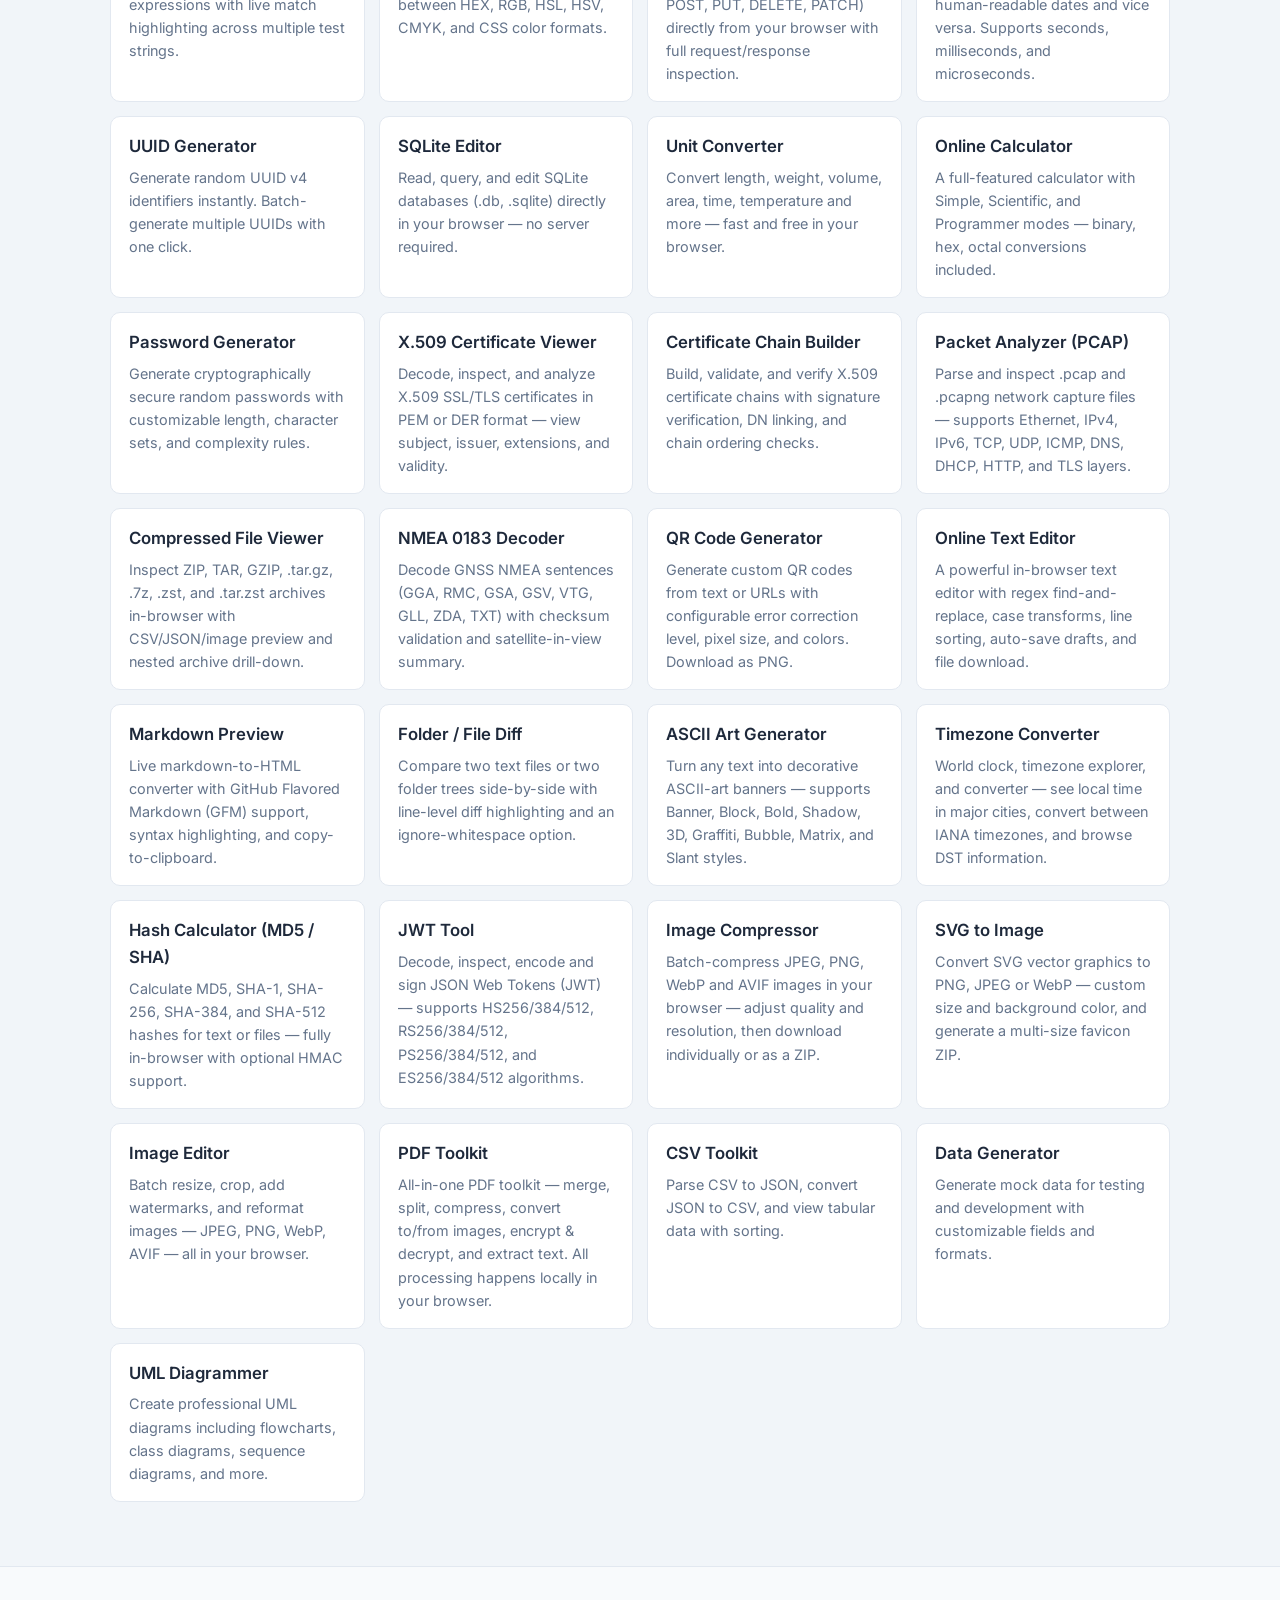
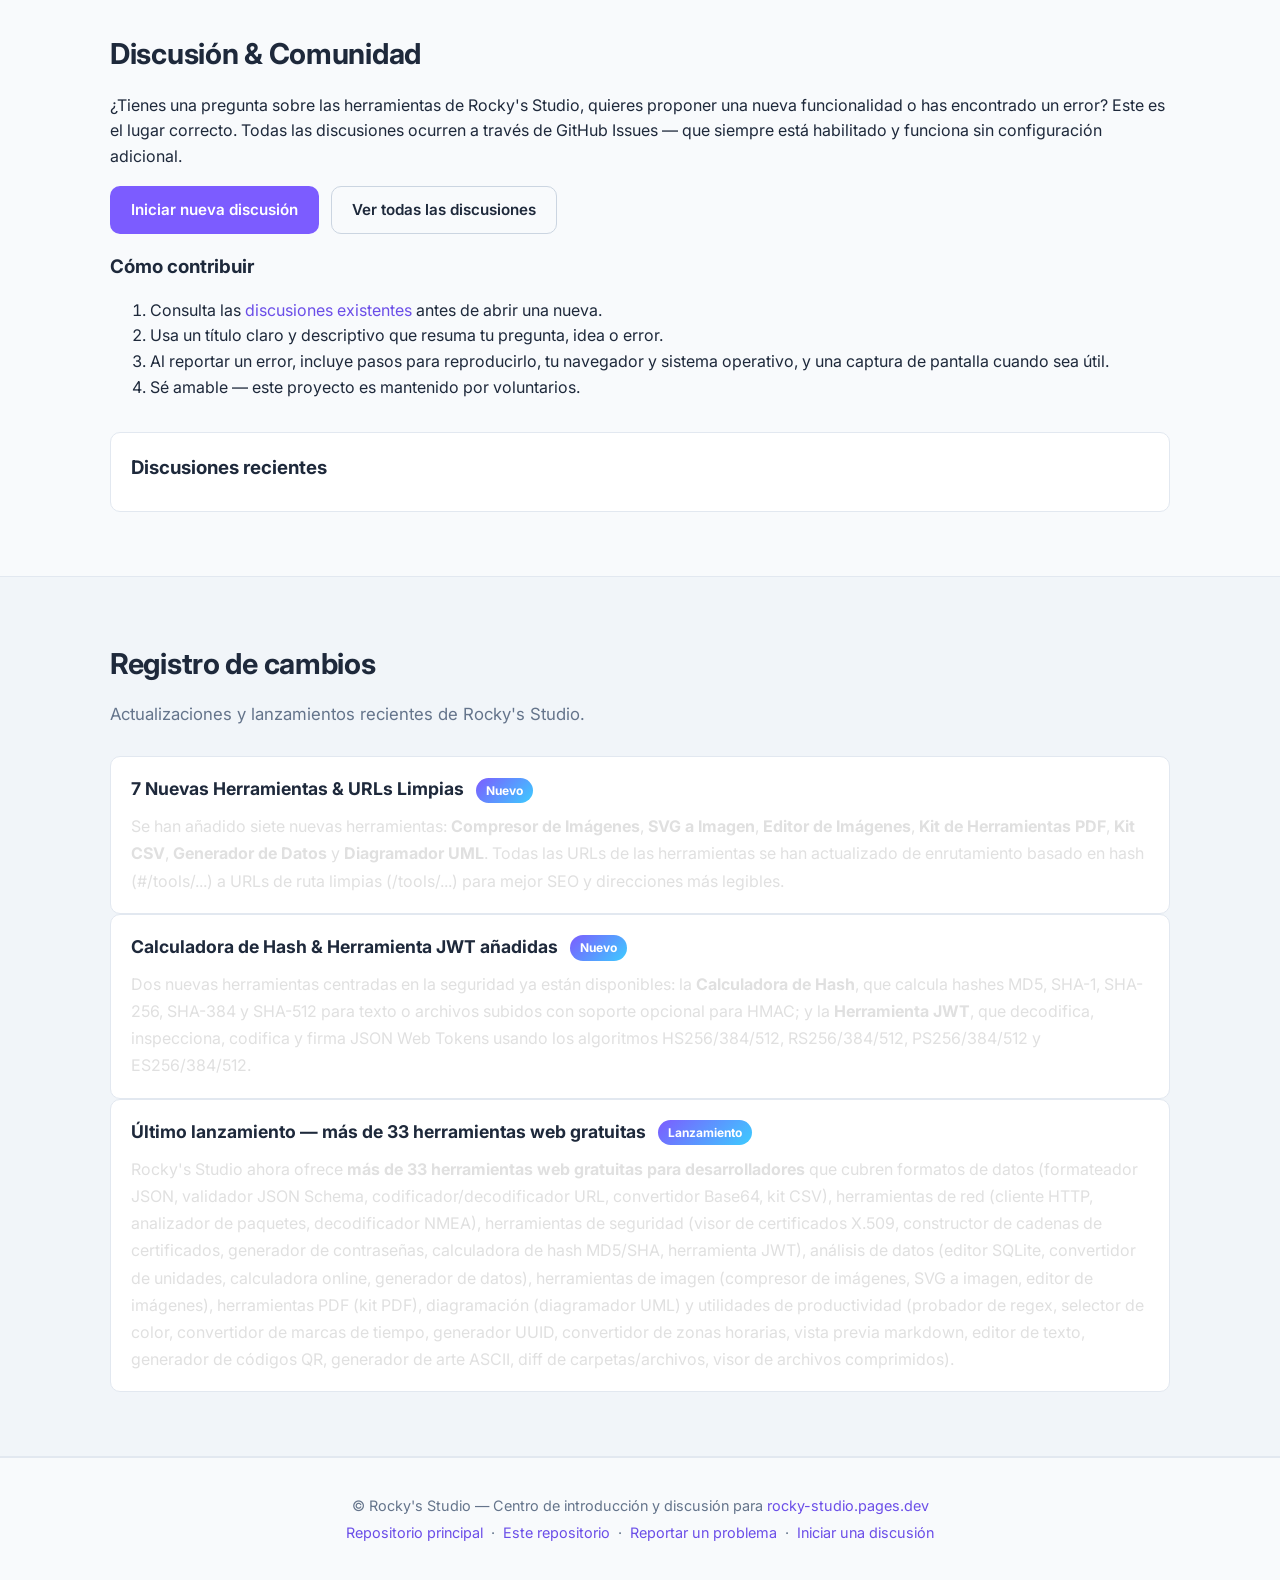
<file: es.html>
<!DOCTYPE html>
<html lang="es">
<head>
  <meta charset="UTF-8" />
  <meta name="viewport" content="width=device-width, initial-scale=1.0, viewport-fit=cover" />
  <meta name="theme-color" content="#1e1e2e" media="(prefers-color-scheme: dark)" />
  <meta name="theme-color" content="#f8fafc" media="(prefers-color-scheme: light)" />
  <meta name="color-scheme" content="dark light" />
  <meta name="format-detection" content="telephone=no" />
  <meta name="apple-mobile-web-app-capable" content="yes" />
  <meta name="apple-mobile-web-app-status-bar-style" content="black-translucent" />
  <meta name="apple-mobile-web-app-title" content="Rocky's Studio" />
  <meta name="mobile-web-app-capable" content="yes" />

  <!-- Primary Meta Tags -->
  <title>Rocky's Studio - Herramientas Web Gratuitas para Desarrolladores</title>
  <meta name="title" content="Rocky's Studio - Herramientas Web Gratuitas para Desarrolladores" />
  <meta name="description" content="Rocky's Studio - Herramientas web gratuitas para desarrolladores. Formateador JSON, validador JSON Schema, codificador URL, convertidor Base64, probador de regex, selector de color, cliente HTTP, convertidor de marcas de tiempo, generador UUID, convertidor de zonas horarias, calculadora de hash MD5/SHA, decodificador JWT, compresor de imágenes, kit de herramientas PDF, kit de herramientas CSV, generador de datos, diagramador UML y 20+ más. Todas las herramientas se ejecutan localmente en tu navegador — no se envían datos a ningún servidor." />
  <meta name="keywords" content="JSON formatter, JSON Schema validator, URL encoder, Base64 converter, regex tester, color picker, HTTP client, timestamp converter, UUID generator, timezone converter, MD5, SHA, SHA-256, hash calculator, HMAC, JWT, JWT decoder, JWT encoder, web tools, dev tools, free online tools, Rocky's Studio, SQLite editor, unit converter, calculator, password generator, QR code generator, image compressor, PDF toolkit, CSV toolkit, data generator, UML diagrammer, SVG converter, image editor" />
  <meta name="author" content="Rocky's Studio" />
  <meta name="robots" content="index, follow, max-image-preview:large, max-snippet:-1, max-video-preview:-1" />

  <!-- Canonical -->
  <link rel="canonical" href="https://pengpengpeng666.github.io/rocky_studio/es.html" />

  <!-- Hreflang for multi-language SEO -->
  <link rel="alternate" hreflang="en" href="https://pengpengpeng666.github.io/rocky_studio/" />
  <link rel="alternate" hreflang="zh-CN" href="https://pengpengpeng666.github.io/rocky_studio/zh-CN.html" />
  <link rel="alternate" hreflang="zh-TW" href="https://pengpengpeng666.github.io/rocky_studio/zh-TW.html" />
  <link rel="alternate" hreflang="es" href="https://pengpengpeng666.github.io/rocky_studio/es.html" />
  <link rel="alternate" hreflang="fr" href="https://pengpengpeng666.github.io/rocky_studio/fr.html" />
  <link rel="alternate" hreflang="x-default" href="https://pengpengpeng666.github.io/rocky_studio/" />

  <!-- Open Graph -->
  <meta property="og:title" content="Rocky's Studio - Herramientas Web Gratuitas para Desarrolladores" />
  <meta property="og:description" content="Más de 33 herramientas web gratuitas para desarrolladores — formateador JSON, codificador URL, convertidor Base64, probador de regex, convertidor de marcas de tiempo, calculadora de hash MD5/SHA, herramienta JWT, compresor de imágenes, kit PDF y más. Todas funcionan localmente en tu navegador." />
  <meta property="og:type" content="website" />
  <meta property="og:url" content="https://pengpengpeng666.github.io/rocky_studio/es.html" />
  <meta property="og:site_name" content="Rocky's Studio" />
  <meta property="og:image" content="https://pengpengpeng666.github.io/rocky_studio/assets/og-image.svg" />
  <meta property="og:image:width" content="1200" />
  <meta property="og:image:height" content="630" />
  <meta property="og:image:alt" content="Rocky's Studio — Free In-Browser Developer Tools Suite" />
  <meta property="og:image:type" content="image/svg+xml" />
  <meta property="og:locale" content="es_ES" />
  <meta property="og:locale:alternate" content="zh_CN" />
  <meta property="og:locale:alternate" content="zh_TW" />
  <meta property="og:locale:alternate" content="es_ES" />
  <meta property="og:locale:alternate" content="fr_FR" />

  <!-- Twitter Card -->
  <meta name="twitter:card" content="summary_large_image" />
  <meta name="twitter:url" content="https://pengpengpeng666.github.io/rocky_studio/es.html" />
  <meta name="twitter:title" content="Rocky's Studio - Herramientas Web Gratuitas para Desarrolladores" />
  <meta name="twitter:description" content="Más de 33 herramientas web gratuitas para desarrolladores — formateador JSON, codificador URL, convertidor Base64, probador de regex, convertidor de marcas de tiempo, calculadora de hash MD5/SHA, herramienta JWT, compresor de imágenes, kit PDF y más. Todas se ejecutan localmente en tu navegador." />
  <meta name="twitter:image" content="https://pengpengpeng666.github.io/rocky_studio/assets/og-image.svg" />
  <meta name="twitter:site" content="@rockystudio" />

  <!-- Favicon & preconnects -->
  <link rel="icon" type="image/svg+xml" href="assets/favicon.svg" />
  <link rel="preconnect" href="https://rocky-studio.pages.dev" />
  <link rel="dns-prefetch" href="https://rocky-studio.pages.dev" />
  <link rel="preconnect" href="https://fonts.googleapis.com" />
  <link rel="preconnect" href="https://fonts.gstatic.com" crossorigin />
  <link href="https://fonts.googleapis.com/css2?family=Inter:wght@400;500;600;700&family=JetBrains+Mono:wght@400;600&display=swap" rel="preload" as="style" onload="this.onload=null;this.rel='stylesheet'" />
  <noscript><link href="https://fonts.googleapis.com/css2?family=Inter:wght@400;500;600;700&family=JetBrains+Mono:wght@400;600&display=swap" rel="stylesheet" /></noscript>

  <!-- Pre-theme: apply theme before modules load to prevent FOUC -->
  <script>
    (function () {
      try {
        var saved = localStorage.getItem('rocky-studio-theme');
        var mode = saved || 'dark';
        if (mode === 'system') {
          mode = window.matchMedia('(prefers-color-scheme: dark)').matches ? 'dark' : 'light';
        }
        document.documentElement.setAttribute('data-theme', mode);
      } catch (e) {
        document.documentElement.setAttribute('data-theme', 'dark');
      }
      // Respect dynamic viewport on mobile browsers
      try {
        var meta = document.querySelector('meta[name="viewport"]');
        if (meta && window.innerWidth < 768) {
          meta.setAttribute('content', 'width=device-width, initial-scale=1.0, viewport-fit=cover');
        }
      } catch (err) { /* noop */ }
    })();
  </script>

  <!-- Stylesheet with media=print for non-blocking load -->
  <link rel="stylesheet" href="assets/css/style.css" media="print" onload="this.media='all'" />
  <noscript><link rel="stylesheet" href="assets/css/style.css" /></noscript>

  <!-- Structured data: WebSite with SearchAction -->
  <script type="application/ld+json">
  {
    "@context": "https://schema.org",
    "@type": "WebSite",
    "name": "Rocky's Studio",
    "url": "https://rocky-studio.pages.dev",
    "description": "Free online web tools for developers — JSON formatter, URL encoder, Base64 converter, regex tester, timestamp converter, and more. All tools run locally in your browser.",
    "applicationCategory": "DeveloperApplication",
    "operatingSystem": "Web",
    "inLanguage": "es",
    "potentialAction": {
      "@type": "SearchAction",
      "target": {
        "@type": "EntryPoint",
        "urlTemplate": "https://rocky-studio.pages.dev/?q={search_term_string}"
      },
      "query-input": "required name=search_term_string"
    },
    "sameAs": [
      "https://github.com/pengpengpeng666/rocky-studio",
      "https://github.com/pengpengpeng666/rocky_studio"
    ]
  }
  </script>

  <!-- Structured data: CollectionPage wrapping ItemList of all tools -->
  <script type="application/ld+json">
  {
    "@context": "https://schema.org",
    "@type": "CollectionPage",
    "name": "Rocky's Studio - Herramientas Web Gratuitas para Desarrolladores",
    "description": "Más de 33 herramientas web gratuitas para desarrolladores — formateador JSON, validador JSON Schema, codificador/decodificador URL, convertidor Base64, probador de regex, selector de color, cliente HTTP, convertidor de marcas de tiempo, generador UUID, convertidor de zonas horarias, editor SQLite, convertidor de unidades, calculadora, generador de contraseñas, visor de certificados X.509, constructor de cadenas de certificados, analizador de paquetes, visor de archivos comprimidos, decodificador NMEA, generador de códigos QR, editor de texto, vista previa markdown, diff de carpetas/archivos, generador de arte ASCII, calculadora de hash MD5/SHA, herramienta JWT, compresor de imágenes, SVG a imagen, editor de imágenes, kit PDF, kit CSV, generador de datos, diagramador UML. Todas las herramientas se ejecutan localmente en tu navegador — no se envían datos a ningún servidor.",
    "url": "https://pengpengpeng666.github.io/rocky_studio/",
    "inLanguage": "es",
    "isPartOf": {
      "@type": "WebSite",
      "name": "Rocky's Studio",
      "url": "https://rocky-studio.pages.dev"
    },
    "about": {
      "@type": "Thing",
      "name": "Web Development Tools",
      "description": "Online tools for web developers and software engineers"
    },
    "mainEntity": {
      "@type": "ItemList",
      "name": "Available Tools",
      "description": "List of all free online tools available on Rocky's Studio",
      "numberOfItems": 33,
      "itemListElement": [
        {"@type": "ListItem", "position": 1,  "name": "JSON Formatter",             "url": "https://rocky-studio.pages.dev/tools/json-formatter"},
        {"@type": "ListItem", "position": 2,  "name": "JSON Schema Validator",      "url": "https://rocky-studio.pages.dev/tools/json-schema-validator"},
        {"@type": "ListItem", "position": 3,  "name": "URL Encoder/Decoder",        "url": "https://rocky-studio.pages.dev/tools/url-encoder"},
        {"@type": "ListItem", "position": 4,  "name": "Base64 Converter",           "url": "https://rocky-studio.pages.dev/tools/base64"},
        {"@type": "ListItem", "position": 5,  "name": "Regex Tester",               "url": "https://rocky-studio.pages.dev/tools/regex"},
        {"@type": "ListItem", "position": 6,  "name": "Color Picker",               "url": "https://rocky-studio.pages.dev/tools/color-picker"},
        {"@type": "ListItem", "position": 7,  "name": "HTTP Client",                "url": "https://rocky-studio.pages.dev/tools/http-client"},
        {"@type": "ListItem", "position": 8,  "name": "Timestamp Converter",        "url": "https://rocky-studio.pages.dev/tools/timestamp-converter"},
        {"@type": "ListItem", "position": 9,  "name": "UUID Generator",             "url": "https://rocky-studio.pages.dev/tools/uuid-generator"},
        {"@type": "ListItem", "position": 10, "name": "SQLite Editor",              "url": "https://rocky-studio.pages.dev/tools/sqlite-editor"},
        {"@type": "ListItem", "position": 11, "name": "Unit Converter",             "url": "https://rocky-studio.pages.dev/tools/unit-converter"},
        {"@type": "ListItem", "position": 12, "name": "Online Calculator",          "url": "https://rocky-studio.pages.dev/tools/online-calculator"},
        {"@type": "ListItem", "position": 13, "name": "Password Generator",         "url": "https://rocky-studio.pages.dev/tools/password-generator"},
        {"@type": "ListItem", "position": 14, "name": "X.509 Certificate Viewer",   "url": "https://rocky-studio.pages.dev/tools/x509-certificate-viewer"},
        {"@type": "ListItem", "position": 15, "name": "Certificate Chain Builder",  "url": "https://rocky-studio.pages.dev/tools/cert-chain"},
        {"@type": "ListItem", "position": 16, "name": "Packet Analyzer",            "url": "https://rocky-studio.pages.dev/tools/packet-analyzer"},
        {"@type": "ListItem", "position": 17, "name": "Compressed File Viewer",     "url": "https://rocky-studio.pages.dev/tools/compressed-viewer"},
        {"@type": "ListItem", "position": 18, "name": "NMEA Decoder",               "url": "https://rocky-studio.pages.dev/tools/nmea-decoder"},
        {"@type": "ListItem", "position": 19, "name": "QR Code Generator",          "url": "https://rocky-studio.pages.dev/tools/qr-code"},
        {"@type": "ListItem", "position": 20, "name": "Online Text Editor",         "url": "https://rocky-studio.pages.dev/tools/text-editor"},
        {"@type": "ListItem", "position": 21, "name": "Markdown Preview",           "url": "https://rocky-studio.pages.dev/tools/markdown"},
        {"@type": "ListItem", "position": 22, "name": "Folder / File Diff",         "url": "https://rocky-studio.pages.dev/tools/folder-file-diff"},
        {"@type": "ListItem", "position": 23, "name": "ASCII Art Generator",        "url": "https://rocky-studio.pages.dev/tools/ascii-art-generator"},
        {"@type": "ListItem", "position": 24, "name": "Timezone Converter",         "url": "https://rocky-studio.pages.dev/tools/timezone"},
        {"@type": "ListItem", "position": 25, "name": "Hash Calculator (MD5/SHA)",  "url": "https://rocky-studio.pages.dev/tools/hash-calculator"},
        {"@type": "ListItem", "position": 26, "name": "JWT Tool",                   "url": "https://rocky-studio.pages.dev/tools/jwt"},
        {"@type": "ListItem", "position": 27, "name": "Image Compressor",          "url": "https://rocky-studio.pages.dev/tools/image-compressor"},
        {"@type": "ListItem", "position": 28, "name": "SVG to Image",              "url": "https://rocky-studio.pages.dev/tools/svg-converter"},
        {"@type": "ListItem", "position": 29, "name": "Image Editor",              "url": "https://rocky-studio.pages.dev/tools/image-editor"},
        {"@type": "ListItem", "position": 30, "name": "PDF Toolkit",               "url": "https://rocky-studio.pages.dev/tools/pdf-toolkit"},
        {"@type": "ListItem", "position": 31, "name": "CSV Toolkit",               "url": "https://rocky-studio.pages.dev/tools/csv-toolkit"},
        {"@type": "ListItem", "position": 32, "name": "Data Generator",            "url": "https://rocky-studio.pages.dev/tools/data-generator"},
        {"@type": "ListItem", "position": 33, "name": "UML Diagrammer",            "url": "https://rocky-studio.pages.dev/tools/uml-diagrammer"}
      ]
    },
    "mainEntityOfPage": "https://pengpengpeng666.github.io/rocky_studio/es.html",
    "breadcrumb": {
      "@type": "BreadcrumbList",
      "itemListElement": {
        "@type": "ListItem",
        "position": 1,
        "name": "Inicio",
        "item": "https://pengpengpeng666.github.io/rocky_studio/es.html"
      }
    }
  }
  </script>

  <!-- Organization schema -->
  <script type="application/ld+json">
  {
    "@context": "https://schema.org",
    "@type": "Organization",
    "name": "Rocky's Studio",
    "url": "https://rocky-studio.pages.dev",
    "logo": "https://pengpengpeng666.github.io/rocky_studio/assets/favicon.svg",
    "sameAs": [
      "https://github.com/pengpengpeng666/rocky-studio",
      "https://github.com/pengpengpeng666/rocky_studio"
    ]
  }
  </script>
</head>
<body>
  <a href="#main-content" class="skip-link">Saltar al contenido principal</a>

  <header class="site-header" role="banner">
    <div class="container">
      <a href="https://rocky-studio.pages.dev" class="brand" aria-label="Rocky's Studio — Home" target="_blank" rel="noopener noreferrer">
        <span class="brand-mark" aria-hidden="true">RS</span>
        <span class="brand-text">Rocky's Studio</span>
      </a>
      <nav class="site-nav" role="navigation" aria-label="Main navigation">
        <a href="#about">Acerca de</a>
        <a href="#tools">Herramientas</a>
        <a href="#discuss">Discusión</a>
        <a href="#changelog">Cambios</a>
        <details class="lang-switcher">
          <summary aria-label="Select language">🌐 ES</summary>
          <div class="lang-menu" role="menu">
            <a href="index.html" role="menuitem">🇺🇸 English</a>
            <a href="zh-CN.html" role="menuitem">🇨🇳 简体中文</a>
            <a href="zh-TW.html" role="menuitem">🇹🇼 繁體中文</a>
            <a href="es.html" class="lang-active" role="menuitem">🇪🇸 Español</a>
            <a href="fr.html" role="menuitem">🇫🇷 Français</a>
          </div>
        </details>
      </nav>
    </div>
  </header>

  <main id="main-content" role="main">

    <section class="hero" aria-label="Introduction">
      <div class="container">
        <h1>Herramientas Web Gratuitas para Desarrolladores</h1>
        <p class="subtitle">Más de 33 herramientas web gratuitas para desarrolladores — formateador JSON, validador JSON Schema, codificador/decodificador URL, convertidor Base64, probador de regex, selector de color, cliente HTTP, convertidor de marcas de tiempo, generador UUID, convertidor de zonas horarias, calculadora de hash MD5/SHA, codificador/decodificador JWT, compresor de imágenes, kit de herramientas PDF, kit CSV, generador de datos, diagramador UML y 15+ más. Todas se ejecutan localmente en tu navegador — no se envían datos a ningún servidor.</p>
        <div class="hero-cta">
          <a class="btn btn-primary" href="https://rocky-studio.pages.dev" target="_blank" rel="noopener noreferrer">Visitar Rocky's Studio →</a>
          <a class="btn btn-ghost" href="#discuss">Únete a la discusión</a>
        </div>
      </div>
    </section>

    <section id="about" class="section" aria-labelledby="about-heading">
      <div class="container">
        <h2 id="about-heading">Acerca de Rocky's Studio</h2>
        <p>
          <strong>Rocky's Studio</strong> es una colección seleccionada de <strong>herramientas de desarrollo gratuitas basadas en navegador</strong> diseñadas para hacer las tareas diarias más rápidas y fáciles. Ya sea que necesites <strong>formatear y validar JSON</strong>, <strong>probar expresiones regulares</strong>, <strong>inspeccionar certificados X.509</strong> o <strong>analizar capturas de paquetes de red</strong>, Rocky's Studio tiene una herramienta para ello.
        </p>
        <p>
          Cada herramienta se ejecuta <strong>completamente en tu navegador</strong>. Ningún dato sale de tu dispositivo. No requiere registro, sin cookies, sin seguimiento. Es la <strong>alternativa centrada en la privacidad</strong> a los sitios de herramientas online desordenados — rápida, enfocada y gratuita para siempre.
        </p>
        <p>
          Esta página es el <strong>centro oficial de introducción y discusión</strong> de Rocky's Studio. Úsala para discutir funcionalidades, proponer nuevas herramientas, reportar errores y seguir las actualizaciones de desarrollo.
        </p>
      </div>
    </section>

    <section id="tools" class="section section-alt" aria-labelledby="tools-heading">
      <div class="container">
        <h2 id="tools-heading">Más de 33 Herramientas Gratuitas</h2>
        <p class="section-lead">Lista completa de herramientas de desarrollo gratuitas disponibles en Rocky's Studio. Haz clic en cualquier herramienta para abrirla en el sitio principal.</p>
        <div class="tool-grid" role="list">
          <a class="tool-card" href="https://rocky-studio.pages.dev/tools/json-formatter" target="_blank" rel="noopener noreferrer" role="listitem">
            <h3>JSON Formatter</h3>
            <p>Format, validate, and beautify JSON with real-time syntax highlighting and error diagnostics.</p>
          </a>
          <a class="tool-card" href="https://rocky-studio.pages.dev/tools/json-schema-validator" target="_blank" rel="noopener noreferrer" role="listitem">
            <h3>JSON Schema Validator</h3>
            <p>Validate JSON documents against a JSON Schema with detailed, actionable error messages.</p>
          </a>
          <a class="tool-card" href="https://rocky-studio.pages.dev/tools/url-encoder" target="_blank" rel="noopener noreferrer" role="listitem">
            <h3>URL Encoder/Decoder</h3>
            <p>Encode and decode URL percent-encoding (RFC 3986) instantly in your browser.</p>
          </a>
          <a class="tool-card" href="https://rocky-studio.pages.dev/tools/base64" target="_blank" rel="noopener noreferrer" role="listitem">
            <h3>Base64 Converter</h3>
            <p>Encode text or binary data to Base64 and decode Base64 back to plain text — fully offline.</p>
          </a>
          <a class="tool-card" href="https://rocky-studio.pages.dev/tools/regex" target="_blank" rel="noopener noreferrer" role="listitem">
            <h3>Regex Tester</h3>
            <p>Build, test, and debug regular expressions with live match highlighting across multiple test strings.</p>
          </a>
          <a class="tool-card" href="https://rocky-studio.pages.dev/tools/color-picker" target="_blank" rel="noopener noreferrer" role="listitem">
            <h3>Color Picker</h3>
            <p>Pick colors visually and convert between HEX, RGB, HSL, HSV, CMYK, and CSS color formats.</p>
          </a>
          <a class="tool-card" href="https://rocky-studio.pages.dev/tools/http-client" target="_blank" rel="noopener noreferrer" role="listitem">
            <h3>HTTP Client</h3>
            <p>Send HTTP requests (GET, POST, PUT, DELETE, PATCH) directly from your browser with full request/response inspection.</p>
          </a>
          <a class="tool-card" href="https://rocky-studio.pages.dev/tools/timestamp-converter" target="_blank" rel="noopener noreferrer" role="listitem">
            <h3>Timestamp Converter</h3>
            <p>Convert Unix timestamps to human-readable dates and vice versa. Supports seconds, milliseconds, and microseconds.</p>
          </a>
          <a class="tool-card" href="https://rocky-studio.pages.dev/tools/uuid-generator" target="_blank" rel="noopener noreferrer" role="listitem">
            <h3>UUID Generator</h3>
            <p>Generate random UUID v4 identifiers instantly. Batch-generate multiple UUIDs with one click.</p>
          </a>
          <a class="tool-card" href="https://rocky-studio.pages.dev/tools/sqlite-editor" target="_blank" rel="noopener noreferrer" role="listitem">
            <h3>SQLite Editor</h3>
            <p>Read, query, and edit SQLite databases (.db, .sqlite) directly in your browser — no server required.</p>
          </a>
          <a class="tool-card" href="https://rocky-studio.pages.dev/tools/unit-converter" target="_blank" rel="noopener noreferrer" role="listitem">
            <h3>Unit Converter</h3>
            <p>Convert length, weight, volume, area, time, temperature and more — fast and free in your browser.</p>
          </a>
          <a class="tool-card" href="https://rocky-studio.pages.dev/tools/online-calculator" target="_blank" rel="noopener noreferrer" role="listitem">
            <h3>Online Calculator</h3>
            <p>A full-featured calculator with Simple, Scientific, and Programmer modes — binary, hex, octal conversions included.</p>
          </a>
          <a class="tool-card" href="https://rocky-studio.pages.dev/tools/password-generator" target="_blank" rel="noopener noreferrer" role="listitem">
            <h3>Password Generator</h3>
            <p>Generate cryptographically secure random passwords with customizable length, character sets, and complexity rules.</p>
          </a>
          <a class="tool-card" href="https://rocky-studio.pages.dev/tools/x509-certificate-viewer" target="_blank" rel="noopener noreferrer" role="listitem">
            <h3>X.509 Certificate Viewer</h3>
            <p>Decode, inspect, and analyze X.509 SSL/TLS certificates in PEM or DER format — view subject, issuer, extensions, and validity.</p>
          </a>
          <a class="tool-card" href="https://rocky-studio.pages.dev/tools/cert-chain" target="_blank" rel="noopener noreferrer" role="listitem">
            <h3>Certificate Chain Builder</h3>
            <p>Build, validate, and verify X.509 certificate chains with signature verification, DN linking, and chain ordering checks.</p>
          </a>
          <a class="tool-card" href="https://rocky-studio.pages.dev/tools/packet-analyzer" target="_blank" rel="noopener noreferrer" role="listitem">
            <h3>Packet Analyzer (PCAP)</h3>
            <p>Parse and inspect .pcap and .pcapng network capture files — supports Ethernet, IPv4, IPv6, TCP, UDP, ICMP, DNS, DHCP, HTTP, and TLS layers.</p>
          </a>
          <a class="tool-card" href="https://rocky-studio.pages.dev/tools/compressed-viewer" target="_blank" rel="noopener noreferrer" role="listitem">
            <h3>Compressed File Viewer</h3>
            <p>Inspect ZIP, TAR, GZIP, .tar.gz, .7z, .zst, and .tar.zst archives in-browser with CSV/JSON/image preview and nested archive drill-down.</p>
          </a>
          <a class="tool-card" href="https://rocky-studio.pages.dev/tools/nmea-decoder" target="_blank" rel="noopener noreferrer" role="listitem">
            <h3>NMEA 0183 Decoder</h3>
            <p>Decode GNSS NMEA sentences (GGA, RMC, GSA, GSV, VTG, GLL, ZDA, TXT) with checksum validation and satellite-in-view summary.</p>
          </a>
          <a class="tool-card" href="https://rocky-studio.pages.dev/tools/qr-code" target="_blank" rel="noopener noreferrer" role="listitem">
            <h3>QR Code Generator</h3>
            <p>Generate custom QR codes from text or URLs with configurable error correction level, pixel size, and colors. Download as PNG.</p>
          </a>
          <a class="tool-card" href="https://rocky-studio.pages.dev/tools/text-editor" target="_blank" rel="noopener noreferrer" role="listitem">
            <h3>Online Text Editor</h3>
            <p>A powerful in-browser text editor with regex find-and-replace, case transforms, line sorting, auto-save drafts, and file download.</p>
          </a>
          <a class="tool-card" href="https://rocky-studio.pages.dev/tools/markdown" target="_blank" rel="noopener noreferrer" role="listitem">
            <h3>Markdown Preview</h3>
            <p>Live markdown-to-HTML converter with GitHub Flavored Markdown (GFM) support, syntax highlighting, and copy-to-clipboard.</p>
          </a>
          <a class="tool-card" href="https://rocky-studio.pages.dev/tools/folder-file-diff" target="_blank" rel="noopener noreferrer" role="listitem">
            <h3>Folder / File Diff</h3>
            <p>Compare two text files or two folder trees side-by-side with line-level diff highlighting and an ignore-whitespace option.</p>
          </a>
          <a class="tool-card" href="https://rocky-studio.pages.dev/tools/ascii-art-generator" target="_blank" rel="noopener noreferrer" role="listitem">
            <h3>ASCII Art Generator</h3>
            <p>Turn any text into decorative ASCII-art banners — supports Banner, Block, Bold, Shadow, 3D, Graffiti, Bubble, Matrix, and Slant styles.</p>
          </a>
          <a class="tool-card" href="https://rocky-studio.pages.dev/tools/timezone" target="_blank" rel="noopener noreferrer" role="listitem">
            <h3>Timezone Converter</h3>
            <p>World clock, timezone explorer, and converter — see local time in major cities, convert between IANA timezones, and browse DST information.</p>
          </a>
          <a class="tool-card" href="https://rocky-studio.pages.dev/tools/hash-calculator" target="_blank" rel="noopener noreferrer" role="listitem">
            <h3>Hash Calculator (MD5 / SHA)</h3>
            <p>Calculate MD5, SHA-1, SHA-256, SHA-384, and SHA-512 hashes for text or files — fully in-browser with optional HMAC support.</p>
          </a>
          <a class="tool-card" href="https://rocky-studio.pages.dev/tools/jwt" target="_blank" rel="noopener noreferrer" role="listitem">
            <h3>JWT Tool</h3>
            <p>Decode, inspect, encode and sign JSON Web Tokens (JWT) — supports HS256/384/512, RS256/384/512, PS256/384/512, and ES256/384/512 algorithms.</p>
          </a>
          <a class="tool-card" href="https://rocky-studio.pages.dev/tools/image-compressor" target="_blank" rel="noopener noreferrer" role="listitem">
            <h3>Image Compressor</h3>
            <p>Batch-compress JPEG, PNG, WebP and AVIF images in your browser — adjust quality and resolution, then download individually or as a ZIP.</p>
          </a>
          <a class="tool-card" href="https://rocky-studio.pages.dev/tools/svg-converter" target="_blank" rel="noopener noreferrer" role="listitem">
            <h3>SVG to Image</h3>
            <p>Convert SVG vector graphics to PNG, JPEG or WebP — custom size and background color, and generate a multi-size favicon ZIP.</p>
          </a>
          <a class="tool-card" href="https://rocky-studio.pages.dev/tools/image-editor" target="_blank" rel="noopener noreferrer" role="listitem">
            <h3>Image Editor</h3>
            <p>Batch resize, crop, add watermarks, and reformat images — JPEG, PNG, WebP, AVIF — all in your browser.</p>
          </a>
          <a class="tool-card" href="https://rocky-studio.pages.dev/tools/pdf-toolkit" target="_blank" rel="noopener noreferrer" role="listitem">
            <h3>PDF Toolkit</h3>
            <p>All-in-one PDF toolkit — merge, split, compress, convert to/from images, encrypt &amp; decrypt, and extract text. All processing happens locally in your browser.</p>
          </a>
          <a class="tool-card" href="https://rocky-studio.pages.dev/tools/csv-toolkit" target="_blank" rel="noopener noreferrer" role="listitem">
            <h3>CSV Toolkit</h3>
            <p>Parse CSV to JSON, convert JSON to CSV, and view tabular data with sorting.</p>
          </a>
          <a class="tool-card" href="https://rocky-studio.pages.dev/tools/data-generator" target="_blank" rel="noopener noreferrer" role="listitem">
            <h3>Data Generator</h3>
            <p>Generate mock data for testing and development with customizable fields and formats.</p>
          </a>
          <a class="tool-card" href="https://rocky-studio.pages.dev/tools/uml-diagrammer" target="_blank" rel="noopener noreferrer" role="listitem">
            <h3>UML Diagrammer</h3>
            <p>Create professional UML diagrams including flowcharts, class diagrams, sequence diagrams, and more.</p>
          </a>
        </div>
      </div>
    </section>

    <section id="discuss" class="section" aria-labelledby="discuss-heading">
      <div class="container">
        <h2 id="discuss-heading">Discusión &amp; Comunidad</h2>
        <p>
          ¿Tienes una pregunta sobre las herramientas de Rocky's Studio, quieres proponer una nueva funcionalidad o has encontrado un error? Este es el lugar correcto. Todas las discusiones ocurren a través de GitHub Issues — que siempre está habilitado y funciona sin configuración adicional.
        </p>
        <div class="discuss-actions">
          <a class="btn btn-primary" href="https://github.com/pengpengpeng666/rocky_studio/issues/new?template=discussion.md&title=Discussion%3A+" target="_blank" rel="noopener noreferrer">Iniciar nueva discusión</a>
          <a class="btn btn-outline" href="https://github.com/pengpengpeng666/rocky_studio/issues" target="_blank" rel="noopener noreferrer">Ver todas las discusiones</a>
        </div>
        <h3>Cómo contribuir</h3>
        <ol>
          <li>Consulta las <a href="https://github.com/pengpengpeng666/rocky_studio/issues" target="_blank" rel="noopener noreferrer">discusiones existentes</a> antes de abrir una nueva.</li>
          <li>Usa un título claro y descriptivo que resuma tu pregunta, idea o error.</li>
          <li>Al reportar un error, incluye pasos para reproducirlo, tu navegador y sistema operativo, y una captura de pantalla cuando sea útil.</li>
          <li>Sé amable — este proyecto es mantenido por voluntarios.</li>
        </ol>
        <div class="discuss-embed">
          <h3>Discusiones recientes</h3>
          <script
            src="https://utteranc.es/client.js"
            repo="pengpengpeng666/rocky_studio"
            issue-term="pathname"
            label="discussion"
            theme="github-dark"
            crossorigin="anonymous"
            async>
          </script>
          <noscript>
            <p class="muted">
              <em>Se requiere JavaScript para el widget de discusión incrustado. También puedes <a href="https://github.com/pengpengpeng666/rocky_studio/issues" target="_blank" rel="noopener noreferrer">ver las discusiones en GitHub</a> directamente.</em>
            </p>
          </noscript>
        </div>
      </div>
    </section>

    <section id="changelog" class="section section-alt" aria-labelledby="changelog-heading">
      <div class="container">
        <h2 id="changelog-heading">Registro de cambios</h2>
        <p class="section-lead">Actualizaciones y lanzamientos recientes de Rocky's Studio.</p>
        <article class="changelog-entry">
          <h3>7 Nuevas Herramientas &amp; URLs Limpias <span class="tag">Nuevo</span></h3>
          <p>
            Se han añadido siete nuevas herramientas: <strong>Compresor de Imágenes</strong>, <strong>SVG a Imagen</strong>, <strong>Editor de Imágenes</strong>, <strong>Kit de Herramientas PDF</strong>, <strong>Kit CSV</strong>, <strong>Generador de Datos</strong> y <strong>Diagramador UML</strong>. Todas las URLs de las herramientas se han actualizado de enrutamiento basado en hash (#/tools/...) a URLs de ruta limpias (/tools/...) para mejor SEO y direcciones más legibles.
          </p>
        </article>
        <article class="changelog-entry">
          <h3>Calculadora de Hash &amp; Herramienta JWT añadidas <span class="tag">Nuevo</span></h3>
          <p>
            Dos nuevas herramientas centradas en la seguridad ya están disponibles: la <strong>Calculadora de Hash</strong>, que calcula hashes MD5, SHA-1, SHA-256, SHA-384 y SHA-512 para texto o archivos subidos con soporte opcional para HMAC; y la <strong>Herramienta JWT</strong>, que decodifica, inspecciona, codifica y firma JSON Web Tokens usando los algoritmos HS256/384/512, RS256/384/512, PS256/384/512 y ES256/384/512.
          </p>
        </article>
        <article class="changelog-entry">
          <h3>Último lanzamiento — más de 33 herramientas web gratuitas <span class="tag">Lanzamiento</span></h3>
          <p>
            Rocky's Studio ahora ofrece <strong>más de 33 herramientas web gratuitas para desarrolladores</strong> que cubren formatos de datos (formateador JSON, validador JSON Schema, codificador/decodificador URL, convertidor Base64, kit CSV), herramientas de red (cliente HTTP, analizador de paquetes, decodificador NMEA), herramientas de seguridad (visor de certificados X.509, constructor de cadenas de certificados, generador de contraseñas, calculadora de hash MD5/SHA, herramienta JWT), análisis de datos (editor SQLite, convertidor de unidades, calculadora online, generador de datos), herramientas de imagen (compresor de imágenes, SVG a imagen, editor de imágenes), herramientas PDF (kit PDF), diagramación (diagramador UML) y utilidades de productividad (probador de regex, selector de color, convertidor de marcas de tiempo, generador UUID, convertidor de zonas horarias, vista previa markdown, editor de texto, generador de códigos QR, generador de arte ASCII, diff de carpetas/archivos, visor de archivos comprimidos).
          </p>
        </article>
      </div>
    </section>

  </main>

  <footer class="site-footer" role="contentinfo">
    <div class="container">
      <p>&copy; Rocky's Studio — Centro de introducción y discusión para <a href="https://rocky-studio.pages.dev" target="_blank" rel="noopener noreferrer">rocky-studio.pages.dev</a></p>
      <p>
        <a href="https://github.com/pengpengpeng666/rocky-studio" target="_blank" rel="noopener noreferrer">Repositorio principal</a>
        &nbsp;·&nbsp;
        <a href="https://github.com/pengpengpeng666/rocky_studio" target="_blank" rel="noopener noreferrer">Este repositorio</a>
        &nbsp;·&nbsp;
        <a href="https://github.com/pengpengpeng666/rocky_studio/issues" target="_blank" rel="noopener noreferrer">Reportar un problema</a>
        &nbsp;·&nbsp;
        <a href="https://github.com/pengpengpeng666/rocky_studio/issues/new?template=discussion.md&title=Discussion%3A+" target="_blank" rel="noopener noreferrer">Iniciar una discusión</a>
      </p>
    </div>
  </footer>

  <script src="assets/js/main.js" defer></script>
</body>
</html>
</file>
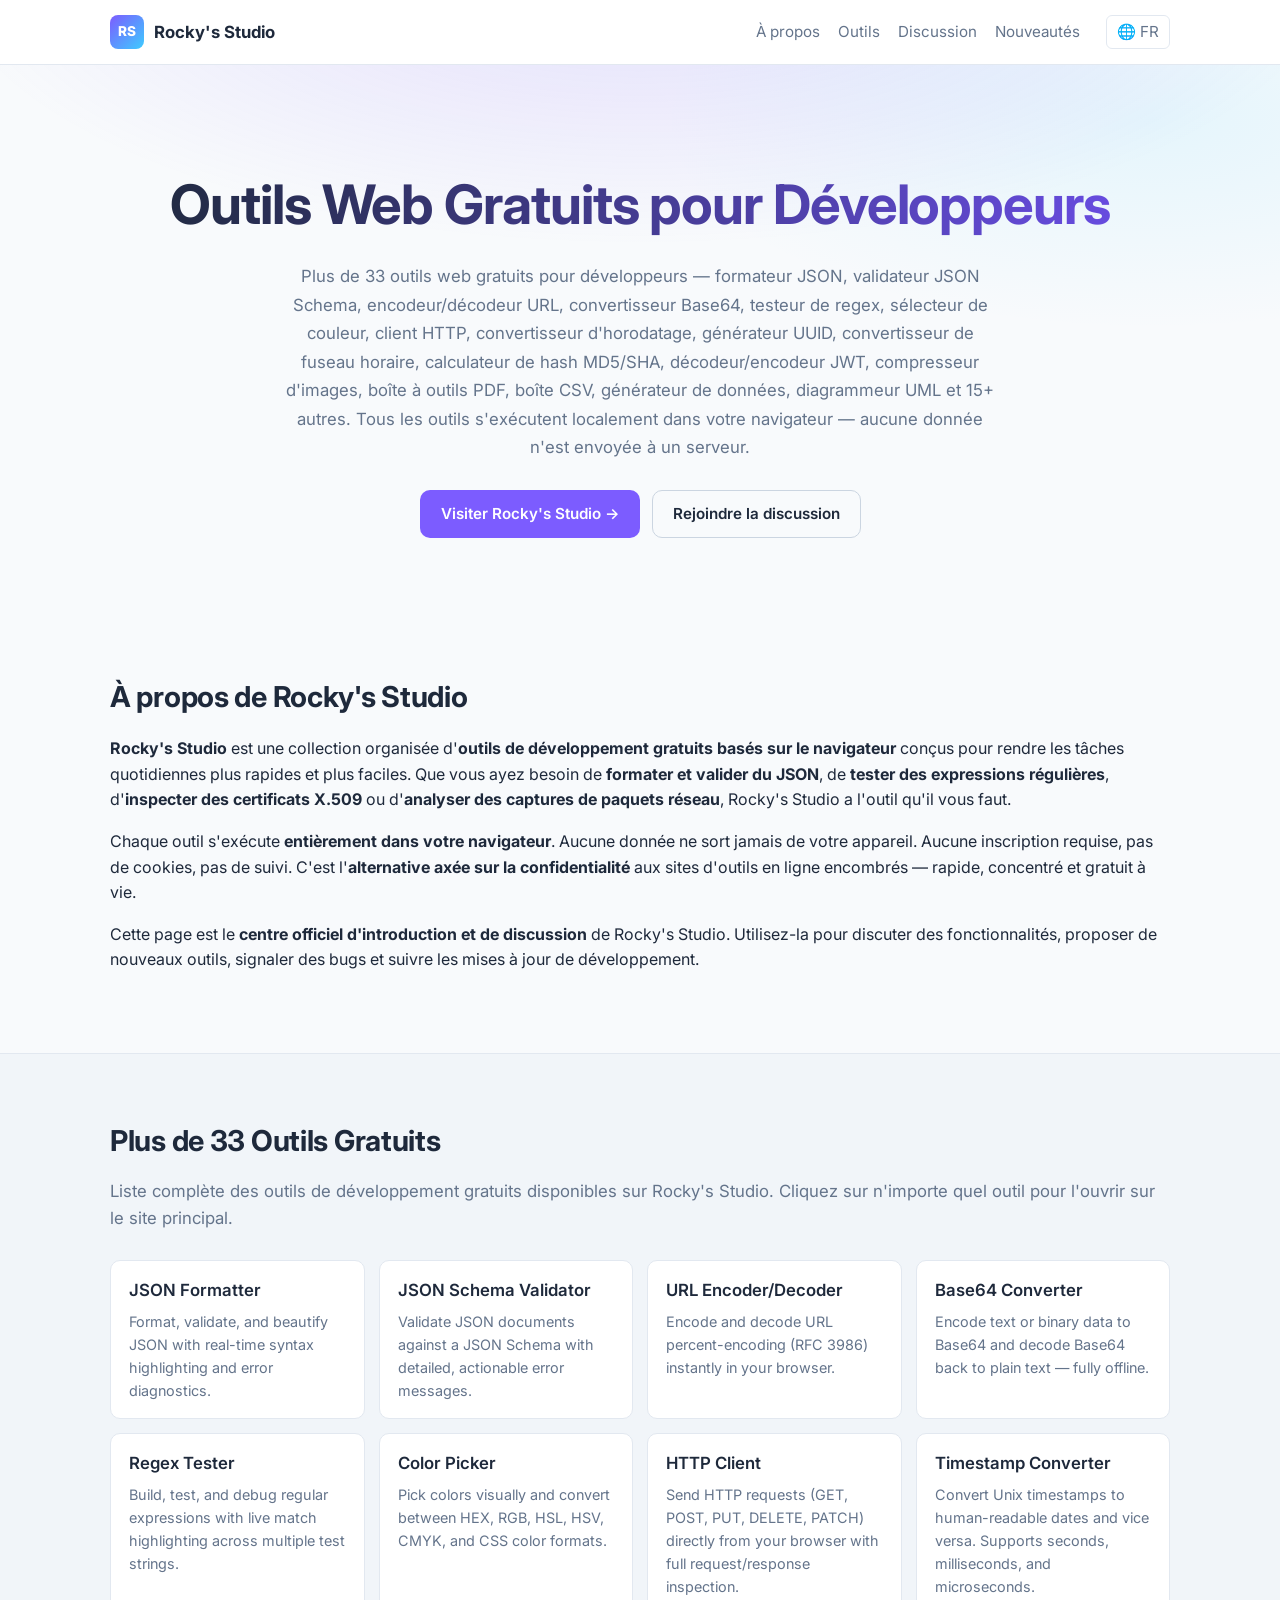
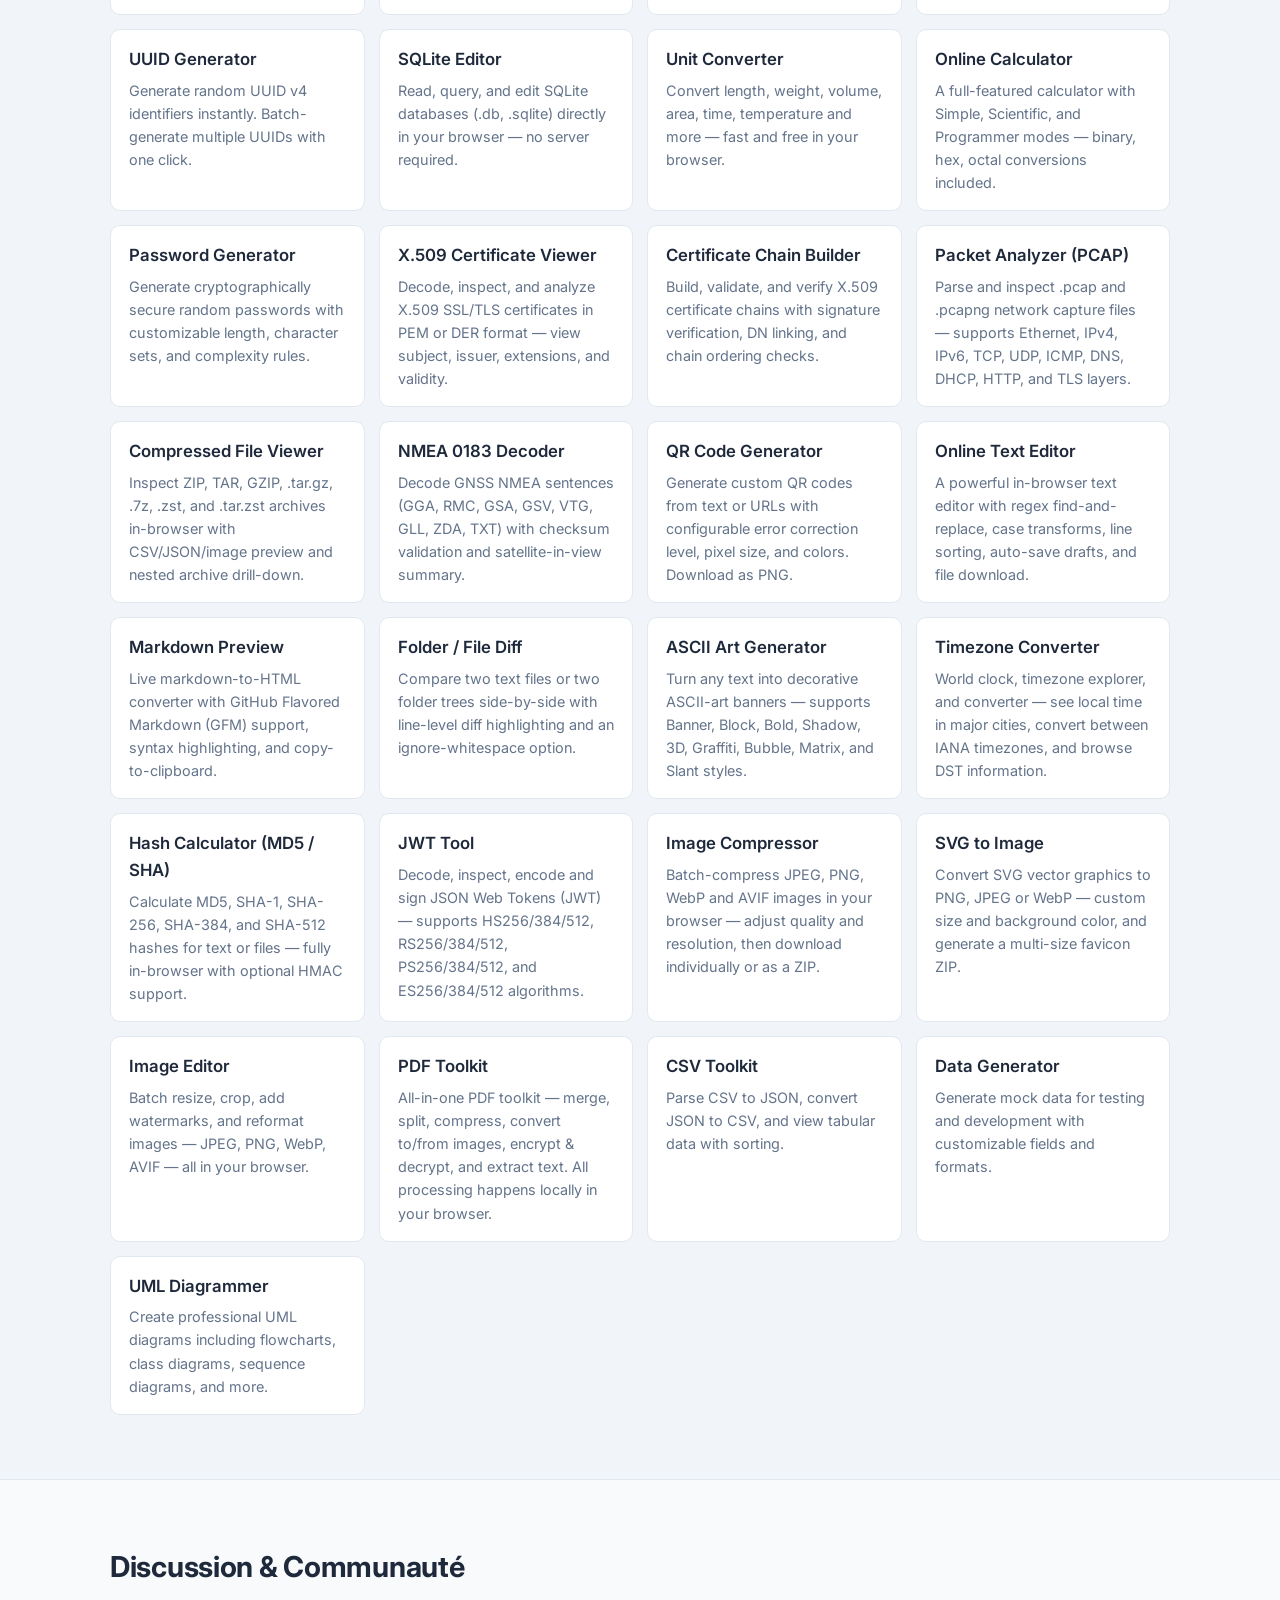
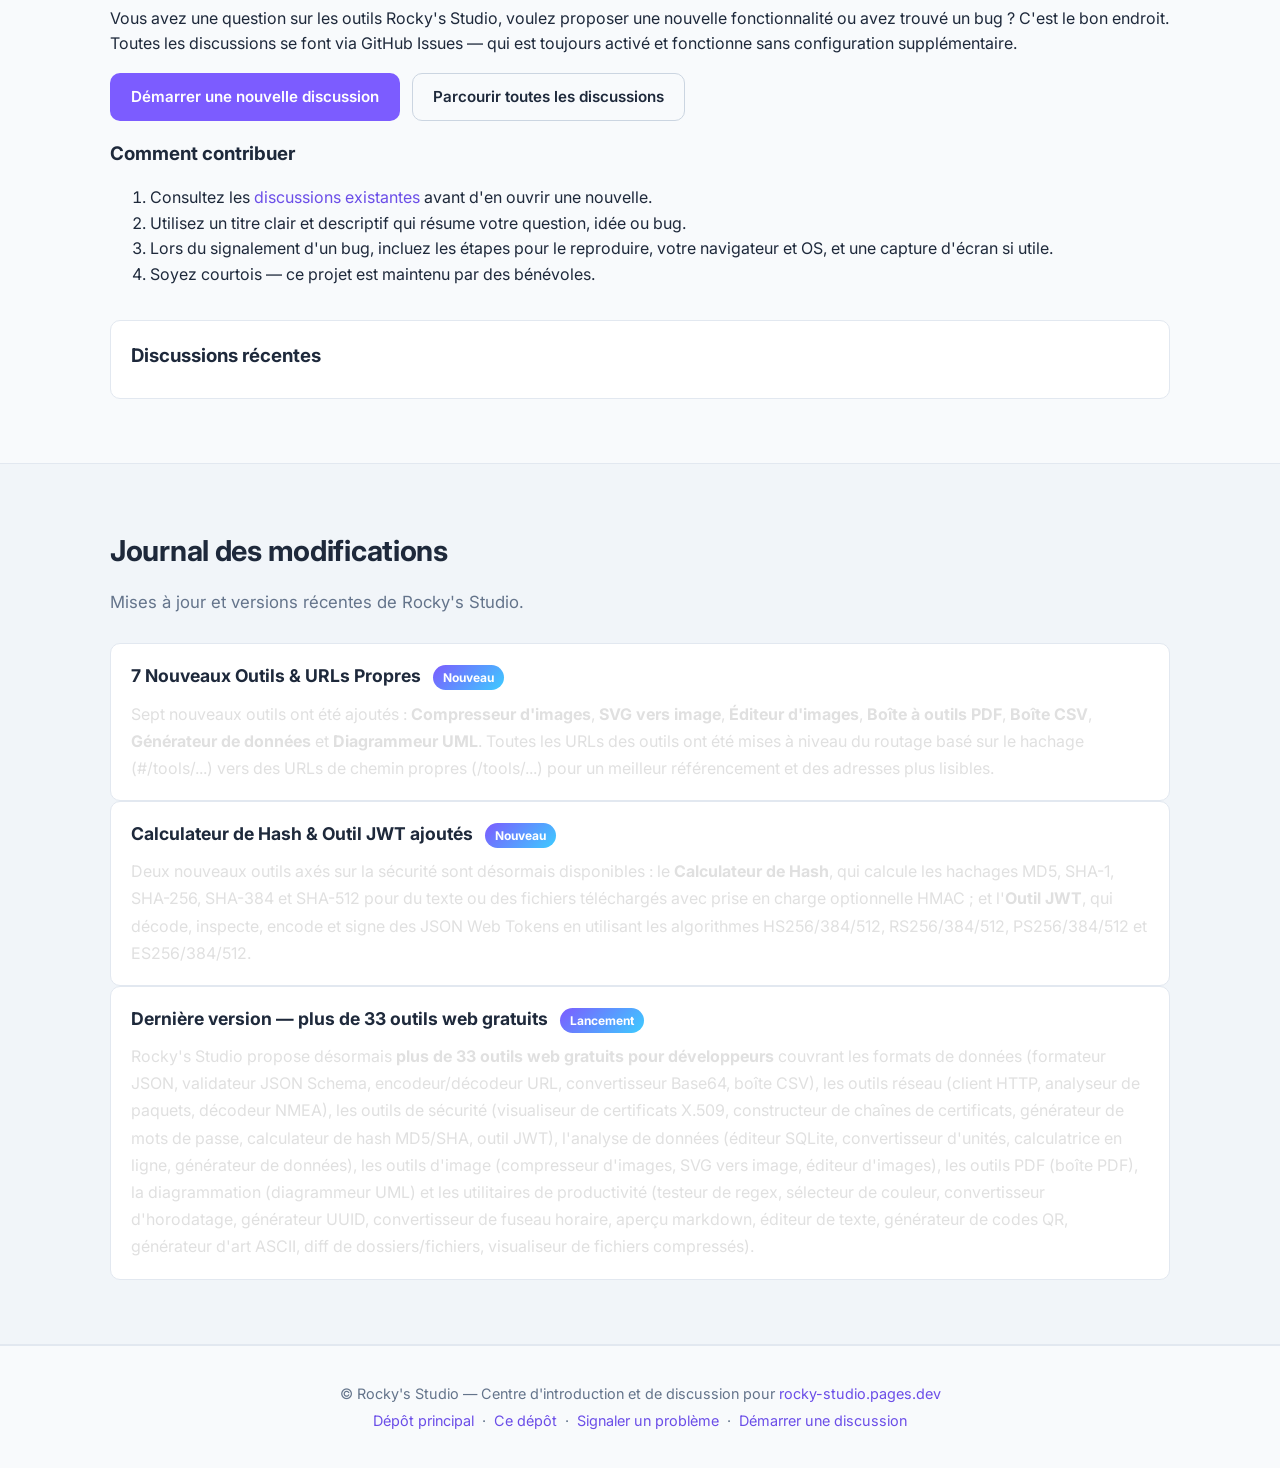
<file: fr.html>
<!DOCTYPE html>
<html lang="fr">
<head>
  <meta charset="UTF-8" />
  <meta name="viewport" content="width=device-width, initial-scale=1.0, viewport-fit=cover" />
  <meta name="theme-color" content="#1e1e2e" media="(prefers-color-scheme: dark)" />
  <meta name="theme-color" content="#f8fafc" media="(prefers-color-scheme: light)" />
  <meta name="color-scheme" content="dark light" />
  <meta name="format-detection" content="telephone=no" />
  <meta name="apple-mobile-web-app-capable" content="yes" />
  <meta name="apple-mobile-web-app-status-bar-style" content="black-translucent" />
  <meta name="apple-mobile-web-app-title" content="Rocky's Studio" />
  <meta name="mobile-web-app-capable" content="yes" />

  <!-- Primary Meta Tags -->
  <title>Rocky's Studio - Outils Web Gratuits pour Développeurs</title>
  <meta name="title" content="Rocky's Studio - Outils Web Gratuits pour Développeurs" />
  <meta name="description" content="Rocky's Studio - Outils web gratuits pour développeurs. Formateur JSON, validateur JSON Schema, encodeur URL, convertisseur Base64, testeur de regex, sélecteur de couleur, client HTTP, convertisseur d'horodatage, générateur UUID, convertisseur de fuseau horaire, calculateur de hash MD5/SHA, décodeur JWT, compresseur d'images, boîte à outils PDF, boîte à outils CSV, générateur de données, diagrammeur UML et 20+ autres. Tous les outils s'exécutent localement dans votre navigateur — aucune donnée n'est envoyée à un serveur." />
  <meta name="keywords" content="JSON formatter, JSON Schema validator, URL encoder, Base64 converter, regex tester, color picker, HTTP client, timestamp converter, UUID generator, timezone converter, MD5, SHA, SHA-256, hash calculator, HMAC, JWT, JWT decoder, JWT encoder, web tools, dev tools, free online tools, Rocky's Studio, SQLite editor, unit converter, calculator, password generator, QR code generator, image compressor, PDF toolkit, CSV toolkit, data generator, UML diagrammer, SVG converter, image editor" />
  <meta name="author" content="Rocky's Studio" />
  <meta name="robots" content="index, follow, max-image-preview:large, max-snippet:-1, max-video-preview:-1" />

  <!-- Canonical -->
  <link rel="canonical" href="https://pengpengpeng666.github.io/rocky_studio/fr.html" />

  <!-- Hreflang for multi-language SEO -->
  <link rel="alternate" hreflang="en" href="https://pengpengpeng666.github.io/rocky_studio/" />
  <link rel="alternate" hreflang="zh-CN" href="https://pengpengpeng666.github.io/rocky_studio/zh-CN.html" />
  <link rel="alternate" hreflang="zh-TW" href="https://pengpengpeng666.github.io/rocky_studio/zh-TW.html" />
  <link rel="alternate" hreflang="es" href="https://pengpengpeng666.github.io/rocky_studio/es.html" />
  <link rel="alternate" hreflang="fr" href="https://pengpengpeng666.github.io/rocky_studio/fr.html" />
  <link rel="alternate" hreflang="x-default" href="https://pengpengpeng666.github.io/rocky_studio/" />

  <!-- Open Graph -->
  <meta property="og:title" content="Rocky's Studio - Outils Web Gratuits pour Développeurs" />
  <meta property="og:description" content="Plus de 33 outils web gratuits pour développeurs — formateur JSON, encodeur URL, convertisseur Base64, testeur de regex, convertisseur d'horodatage, calculateur de hash MD5/SHA, outil JWT, compresseur d'images, boîte PDF et plus. Tous fonctionnent localement dans votre navigateur." />
  <meta property="og:type" content="website" />
  <meta property="og:url" content="https://pengpengpeng666.github.io/rocky_studio/fr.html" />
  <meta property="og:site_name" content="Rocky's Studio" />
  <meta property="og:image" content="https://pengpengpeng666.github.io/rocky_studio/assets/og-image.svg" />
  <meta property="og:image:width" content="1200" />
  <meta property="og:image:height" content="630" />
  <meta property="og:image:alt" content="Rocky's Studio — Free In-Browser Developer Tools Suite" />
  <meta property="og:image:type" content="image/svg+xml" />
  <meta property="og:locale" content="fr_FR" />
  <meta property="og:locale:alternate" content="zh_CN" />
  <meta property="og:locale:alternate" content="zh_TW" />
  <meta property="og:locale:alternate" content="es_ES" />
  <meta property="og:locale:alternate" content="fr_FR" />

  <!-- Twitter Card -->
  <meta name="twitter:card" content="summary_large_image" />
  <meta name="twitter:url" content="https://pengpengpeng666.github.io/rocky_studio/fr.html" />
  <meta name="twitter:title" content="Rocky's Studio - Outils Web Gratuits pour Développeurs" />
  <meta name="twitter:description" content="Plus de 33 outils web gratuits pour développeurs — formateur JSON, encodeur URL, convertisseur Base64, testeur de regex, convertisseur d'horodatage, calculateur de hash MD5/SHA, outil JWT, compresseur d'images, boîte PDF et plus. Tous s'exécutent localement dans votre navigateur." />
  <meta name="twitter:image" content="https://pengpengpeng666.github.io/rocky_studio/assets/og-image.svg" />
  <meta name="twitter:site" content="@rockystudio" />

  <!-- Favicon & preconnects -->
  <link rel="icon" type="image/svg+xml" href="assets/favicon.svg" />
  <link rel="preconnect" href="https://rocky-studio.pages.dev" />
  <link rel="dns-prefetch" href="https://rocky-studio.pages.dev" />
  <link rel="preconnect" href="https://fonts.googleapis.com" />
  <link rel="preconnect" href="https://fonts.gstatic.com" crossorigin />
  <link href="https://fonts.googleapis.com/css2?family=Inter:wght@400;500;600;700&family=JetBrains+Mono:wght@400;600&display=swap" rel="preload" as="style" onload="this.onload=null;this.rel='stylesheet'" />
  <noscript><link href="https://fonts.googleapis.com/css2?family=Inter:wght@400;500;600;700&family=JetBrains+Mono:wght@400;600&display=swap" rel="stylesheet" /></noscript>

  <!-- Pre-theme: apply theme before modules load to prevent FOUC -->
  <script>
    (function () {
      try {
        var saved = localStorage.getItem('rocky-studio-theme');
        var mode = saved || 'dark';
        if (mode === 'system') {
          mode = window.matchMedia('(prefers-color-scheme: dark)').matches ? 'dark' : 'light';
        }
        document.documentElement.setAttribute('data-theme', mode);
      } catch (e) {
        document.documentElement.setAttribute('data-theme', 'dark');
      }
      // Respect dynamic viewport on mobile browsers
      try {
        var meta = document.querySelector('meta[name="viewport"]');
        if (meta && window.innerWidth < 768) {
          meta.setAttribute('content', 'width=device-width, initial-scale=1.0, viewport-fit=cover');
        }
      } catch (err) { /* noop */ }
    })();
  </script>

  <!-- Stylesheet with media=print for non-blocking load -->
  <link rel="stylesheet" href="assets/css/style.css" media="print" onload="this.media='all'" />
  <noscript><link rel="stylesheet" href="assets/css/style.css" /></noscript>

  <!-- Structured data: WebSite with SearchAction -->
  <script type="application/ld+json">
  {
    "@context": "https://schema.org",
    "@type": "WebSite",
    "name": "Rocky's Studio",
    "url": "https://rocky-studio.pages.dev",
    "description": "Free online web tools for developers — JSON formatter, URL encoder, Base64 converter, regex tester, timestamp converter, and more. All tools run locally in your browser.",
    "applicationCategory": "DeveloperApplication",
    "operatingSystem": "Web",
    "inLanguage": "fr",
    "potentialAction": {
      "@type": "SearchAction",
      "target": {
        "@type": "EntryPoint",
        "urlTemplate": "https://rocky-studio.pages.dev/?q={search_term_string}"
      },
      "query-input": "required name=search_term_string"
    },
    "sameAs": [
      "https://github.com/pengpengpeng666/rocky-studio",
      "https://github.com/pengpengpeng666/rocky_studio"
    ]
  }
  </script>

  <!-- Structured data: CollectionPage wrapping ItemList of all tools -->
  <script type="application/ld+json">
  {
    "@context": "https://schema.org",
    "@type": "CollectionPage",
    "name": "Rocky's Studio - Outils Web Gratuits pour Développeurs",
    "description": "Plus de 33 outils web gratuits pour développeurs — formateur JSON, validateur JSON Schema, encodeur/décodeur URL, convertisseur Base64, testeur de regex, sélecteur de couleur, client HTTP, convertisseur d'horodatage, générateur UUID, convertisseur de fuseau horaire, éditeur SQLite, convertisseur d'unités, calculatrice, générateur de mots de passe, visualiseur de certificats X.509, constructeur de chaînes de certificats, analyseur de paquets, visualiseur de fichiers compressés, décodeur NMEA, générateur de codes QR, éditeur de texte, aperçu markdown, diff de dossiers/fichiers, générateur d'art ASCII, calculateur de hash MD5/SHA, outil JWT, compresseur d'images, SVG vers image, éditeur d'images, boîte PDF, boîte CSV, générateur de données, diagrammeur UML. Tous les outils s'exécutent localement dans votre navigateur — aucune donnée n'est envoyée à un serveur.",
    "url": "https://pengpengpeng666.github.io/rocky_studio/",
    "inLanguage": "fr",
    "isPartOf": {
      "@type": "WebSite",
      "name": "Rocky's Studio",
      "url": "https://rocky-studio.pages.dev"
    },
    "about": {
      "@type": "Thing",
      "name": "Web Development Tools",
      "description": "Online tools for web developers and software engineers"
    },
    "mainEntity": {
      "@type": "ItemList",
      "name": "Available Tools",
      "description": "List of all free online tools available on Rocky's Studio",
      "numberOfItems": 33,
      "itemListElement": [
        {"@type": "ListItem", "position": 1,  "name": "JSON Formatter",             "url": "https://rocky-studio.pages.dev/tools/json-formatter"},
        {"@type": "ListItem", "position": 2,  "name": "JSON Schema Validator",      "url": "https://rocky-studio.pages.dev/tools/json-schema-validator"},
        {"@type": "ListItem", "position": 3,  "name": "URL Encoder/Decoder",        "url": "https://rocky-studio.pages.dev/tools/url-encoder"},
        {"@type": "ListItem", "position": 4,  "name": "Base64 Converter",           "url": "https://rocky-studio.pages.dev/tools/base64"},
        {"@type": "ListItem", "position": 5,  "name": "Regex Tester",               "url": "https://rocky-studio.pages.dev/tools/regex"},
        {"@type": "ListItem", "position": 6,  "name": "Color Picker",               "url": "https://rocky-studio.pages.dev/tools/color-picker"},
        {"@type": "ListItem", "position": 7,  "name": "HTTP Client",                "url": "https://rocky-studio.pages.dev/tools/http-client"},
        {"@type": "ListItem", "position": 8,  "name": "Timestamp Converter",        "url": "https://rocky-studio.pages.dev/tools/timestamp-converter"},
        {"@type": "ListItem", "position": 9,  "name": "UUID Generator",             "url": "https://rocky-studio.pages.dev/tools/uuid-generator"},
        {"@type": "ListItem", "position": 10, "name": "SQLite Editor",              "url": "https://rocky-studio.pages.dev/tools/sqlite-editor"},
        {"@type": "ListItem", "position": 11, "name": "Unit Converter",             "url": "https://rocky-studio.pages.dev/tools/unit-converter"},
        {"@type": "ListItem", "position": 12, "name": "Online Calculator",          "url": "https://rocky-studio.pages.dev/tools/online-calculator"},
        {"@type": "ListItem", "position": 13, "name": "Password Generator",         "url": "https://rocky-studio.pages.dev/tools/password-generator"},
        {"@type": "ListItem", "position": 14, "name": "X.509 Certificate Viewer",   "url": "https://rocky-studio.pages.dev/tools/x509-certificate-viewer"},
        {"@type": "ListItem", "position": 15, "name": "Certificate Chain Builder",  "url": "https://rocky-studio.pages.dev/tools/cert-chain"},
        {"@type": "ListItem", "position": 16, "name": "Packet Analyzer",            "url": "https://rocky-studio.pages.dev/tools/packet-analyzer"},
        {"@type": "ListItem", "position": 17, "name": "Compressed File Viewer",     "url": "https://rocky-studio.pages.dev/tools/compressed-viewer"},
        {"@type": "ListItem", "position": 18, "name": "NMEA Decoder",               "url": "https://rocky-studio.pages.dev/tools/nmea-decoder"},
        {"@type": "ListItem", "position": 19, "name": "QR Code Generator",          "url": "https://rocky-studio.pages.dev/tools/qr-code"},
        {"@type": "ListItem", "position": 20, "name": "Online Text Editor",         "url": "https://rocky-studio.pages.dev/tools/text-editor"},
        {"@type": "ListItem", "position": 21, "name": "Markdown Preview",           "url": "https://rocky-studio.pages.dev/tools/markdown"},
        {"@type": "ListItem", "position": 22, "name": "Folder / File Diff",         "url": "https://rocky-studio.pages.dev/tools/folder-file-diff"},
        {"@type": "ListItem", "position": 23, "name": "ASCII Art Generator",        "url": "https://rocky-studio.pages.dev/tools/ascii-art-generator"},
        {"@type": "ListItem", "position": 24, "name": "Timezone Converter",         "url": "https://rocky-studio.pages.dev/tools/timezone"},
        {"@type": "ListItem", "position": 25, "name": "Hash Calculator (MD5/SHA)",  "url": "https://rocky-studio.pages.dev/tools/hash-calculator"},
        {"@type": "ListItem", "position": 26, "name": "JWT Tool",                   "url": "https://rocky-studio.pages.dev/tools/jwt"},
        {"@type": "ListItem", "position": 27, "name": "Image Compressor",          "url": "https://rocky-studio.pages.dev/tools/image-compressor"},
        {"@type": "ListItem", "position": 28, "name": "SVG to Image",              "url": "https://rocky-studio.pages.dev/tools/svg-converter"},
        {"@type": "ListItem", "position": 29, "name": "Image Editor",              "url": "https://rocky-studio.pages.dev/tools/image-editor"},
        {"@type": "ListItem", "position": 30, "name": "PDF Toolkit",               "url": "https://rocky-studio.pages.dev/tools/pdf-toolkit"},
        {"@type": "ListItem", "position": 31, "name": "CSV Toolkit",               "url": "https://rocky-studio.pages.dev/tools/csv-toolkit"},
        {"@type": "ListItem", "position": 32, "name": "Data Generator",            "url": "https://rocky-studio.pages.dev/tools/data-generator"},
        {"@type": "ListItem", "position": 33, "name": "UML Diagrammer",            "url": "https://rocky-studio.pages.dev/tools/uml-diagrammer"}
      ]
    },
    "mainEntityOfPage": "https://pengpengpeng666.github.io/rocky_studio/fr.html",
    "breadcrumb": {
      "@type": "BreadcrumbList",
      "itemListElement": {
        "@type": "ListItem",
        "position": 1,
        "name": "Accueil",
        "item": "https://pengpengpeng666.github.io/rocky_studio/fr.html"
      }
    }
  }
  </script>

  <!-- Organization schema -->
  <script type="application/ld+json">
  {
    "@context": "https://schema.org",
    "@type": "Organization",
    "name": "Rocky's Studio",
    "url": "https://rocky-studio.pages.dev",
    "logo": "https://pengpengpeng666.github.io/rocky_studio/assets/favicon.svg",
    "sameAs": [
      "https://github.com/pengpengpeng666/rocky-studio",
      "https://github.com/pengpengpeng666/rocky_studio"
    ]
  }
  </script>
</head>
<body>
  <a href="#main-content" class="skip-link">Aller au contenu principal</a>

  <header class="site-header" role="banner">
    <div class="container">
      <a href="https://rocky-studio.pages.dev" class="brand" aria-label="Rocky's Studio — Home" target="_blank" rel="noopener noreferrer">
        <span class="brand-mark" aria-hidden="true">RS</span>
        <span class="brand-text">Rocky's Studio</span>
      </a>
      <nav class="site-nav" role="navigation" aria-label="Main navigation">
        <a href="#about">À propos</a>
        <a href="#tools">Outils</a>
        <a href="#discuss">Discussion</a>
        <a href="#changelog">Nouveautés</a>
        <details class="lang-switcher">
          <summary aria-label="Select language">🌐 FR</summary>
          <div class="lang-menu" role="menu">
            <a href="index.html" role="menuitem">🇺🇸 English</a>
            <a href="zh-CN.html" role="menuitem">🇨🇳 简体中文</a>
            <a href="zh-TW.html" role="menuitem">🇹🇼 繁體中文</a>
            <a href="es.html" role="menuitem">🇪🇸 Español</a>
            <a href="fr.html" class="lang-active" role="menuitem">🇫🇷 Français</a>
          </div>
        </details>
      </nav>
    </div>
  </header>

  <main id="main-content" role="main">

    <section class="hero" aria-label="Introduction">
      <div class="container">
        <h1>Outils Web Gratuits pour Développeurs</h1>
        <p class="subtitle">Plus de 33 outils web gratuits pour développeurs — formateur JSON, validateur JSON Schema, encodeur/décodeur URL, convertisseur Base64, testeur de regex, sélecteur de couleur, client HTTP, convertisseur d'horodatage, générateur UUID, convertisseur de fuseau horaire, calculateur de hash MD5/SHA, décodeur/encodeur JWT, compresseur d'images, boîte à outils PDF, boîte CSV, générateur de données, diagrammeur UML et 15+ autres. Tous les outils s'exécutent localement dans votre navigateur — aucune donnée n'est envoyée à un serveur.</p>
        <div class="hero-cta">
          <a class="btn btn-primary" href="https://rocky-studio.pages.dev" target="_blank" rel="noopener noreferrer">Visiter Rocky's Studio →</a>
          <a class="btn btn-ghost" href="#discuss">Rejoindre la discussion</a>
        </div>
      </div>
    </section>

    <section id="about" class="section" aria-labelledby="about-heading">
      <div class="container">
        <h2 id="about-heading">À propos de Rocky's Studio</h2>
        <p>
          <strong>Rocky's Studio</strong> est une collection organisée d'<strong>outils de développement gratuits basés sur le navigateur</strong> conçus pour rendre les tâches quotidiennes plus rapides et plus faciles. Que vous ayez besoin de <strong>formater et valider du JSON</strong>, de <strong>tester des expressions régulières</strong>, d'<strong>inspecter des certificats X.509</strong> ou d'<strong>analyser des captures de paquets réseau</strong>, Rocky's Studio a l'outil qu'il vous faut.
        </p>
        <p>
          Chaque outil s'exécute <strong>entièrement dans votre navigateur</strong>. Aucune donnée ne sort jamais de votre appareil. Aucune inscription requise, pas de cookies, pas de suivi. C'est l'<strong>alternative axée sur la confidentialité</strong> aux sites d'outils en ligne encombrés — rapide, concentré et gratuit à vie.
        </p>
        <p>
          Cette page est le <strong>centre officiel d'introduction et de discussion</strong> de Rocky's Studio. Utilisez-la pour discuter des fonctionnalités, proposer de nouveaux outils, signaler des bugs et suivre les mises à jour de développement.
        </p>
      </div>
    </section>

    <section id="tools" class="section section-alt" aria-labelledby="tools-heading">
      <div class="container">
        <h2 id="tools-heading">Plus de 33 Outils Gratuits</h2>
        <p class="section-lead">Liste complète des outils de développement gratuits disponibles sur Rocky's Studio. Cliquez sur n'importe quel outil pour l'ouvrir sur le site principal.</p>
        <div class="tool-grid" role="list">
          <a class="tool-card" href="https://rocky-studio.pages.dev/tools/json-formatter" target="_blank" rel="noopener noreferrer" role="listitem">
            <h3>JSON Formatter</h3>
            <p>Format, validate, and beautify JSON with real-time syntax highlighting and error diagnostics.</p>
          </a>
          <a class="tool-card" href="https://rocky-studio.pages.dev/tools/json-schema-validator" target="_blank" rel="noopener noreferrer" role="listitem">
            <h3>JSON Schema Validator</h3>
            <p>Validate JSON documents against a JSON Schema with detailed, actionable error messages.</p>
          </a>
          <a class="tool-card" href="https://rocky-studio.pages.dev/tools/url-encoder" target="_blank" rel="noopener noreferrer" role="listitem">
            <h3>URL Encoder/Decoder</h3>
            <p>Encode and decode URL percent-encoding (RFC 3986) instantly in your browser.</p>
          </a>
          <a class="tool-card" href="https://rocky-studio.pages.dev/tools/base64" target="_blank" rel="noopener noreferrer" role="listitem">
            <h3>Base64 Converter</h3>
            <p>Encode text or binary data to Base64 and decode Base64 back to plain text — fully offline.</p>
          </a>
          <a class="tool-card" href="https://rocky-studio.pages.dev/tools/regex" target="_blank" rel="noopener noreferrer" role="listitem">
            <h3>Regex Tester</h3>
            <p>Build, test, and debug regular expressions with live match highlighting across multiple test strings.</p>
          </a>
          <a class="tool-card" href="https://rocky-studio.pages.dev/tools/color-picker" target="_blank" rel="noopener noreferrer" role="listitem">
            <h3>Color Picker</h3>
            <p>Pick colors visually and convert between HEX, RGB, HSL, HSV, CMYK, and CSS color formats.</p>
          </a>
          <a class="tool-card" href="https://rocky-studio.pages.dev/tools/http-client" target="_blank" rel="noopener noreferrer" role="listitem">
            <h3>HTTP Client</h3>
            <p>Send HTTP requests (GET, POST, PUT, DELETE, PATCH) directly from your browser with full request/response inspection.</p>
          </a>
          <a class="tool-card" href="https://rocky-studio.pages.dev/tools/timestamp-converter" target="_blank" rel="noopener noreferrer" role="listitem">
            <h3>Timestamp Converter</h3>
            <p>Convert Unix timestamps to human-readable dates and vice versa. Supports seconds, milliseconds, and microseconds.</p>
          </a>
          <a class="tool-card" href="https://rocky-studio.pages.dev/tools/uuid-generator" target="_blank" rel="noopener noreferrer" role="listitem">
            <h3>UUID Generator</h3>
            <p>Generate random UUID v4 identifiers instantly. Batch-generate multiple UUIDs with one click.</p>
          </a>
          <a class="tool-card" href="https://rocky-studio.pages.dev/tools/sqlite-editor" target="_blank" rel="noopener noreferrer" role="listitem">
            <h3>SQLite Editor</h3>
            <p>Read, query, and edit SQLite databases (.db, .sqlite) directly in your browser — no server required.</p>
          </a>
          <a class="tool-card" href="https://rocky-studio.pages.dev/tools/unit-converter" target="_blank" rel="noopener noreferrer" role="listitem">
            <h3>Unit Converter</h3>
            <p>Convert length, weight, volume, area, time, temperature and more — fast and free in your browser.</p>
          </a>
          <a class="tool-card" href="https://rocky-studio.pages.dev/tools/online-calculator" target="_blank" rel="noopener noreferrer" role="listitem">
            <h3>Online Calculator</h3>
            <p>A full-featured calculator with Simple, Scientific, and Programmer modes — binary, hex, octal conversions included.</p>
          </a>
          <a class="tool-card" href="https://rocky-studio.pages.dev/tools/password-generator" target="_blank" rel="noopener noreferrer" role="listitem">
            <h3>Password Generator</h3>
            <p>Generate cryptographically secure random passwords with customizable length, character sets, and complexity rules.</p>
          </a>
          <a class="tool-card" href="https://rocky-studio.pages.dev/tools/x509-certificate-viewer" target="_blank" rel="noopener noreferrer" role="listitem">
            <h3>X.509 Certificate Viewer</h3>
            <p>Decode, inspect, and analyze X.509 SSL/TLS certificates in PEM or DER format — view subject, issuer, extensions, and validity.</p>
          </a>
          <a class="tool-card" href="https://rocky-studio.pages.dev/tools/cert-chain" target="_blank" rel="noopener noreferrer" role="listitem">
            <h3>Certificate Chain Builder</h3>
            <p>Build, validate, and verify X.509 certificate chains with signature verification, DN linking, and chain ordering checks.</p>
          </a>
          <a class="tool-card" href="https://rocky-studio.pages.dev/tools/packet-analyzer" target="_blank" rel="noopener noreferrer" role="listitem">
            <h3>Packet Analyzer (PCAP)</h3>
            <p>Parse and inspect .pcap and .pcapng network capture files — supports Ethernet, IPv4, IPv6, TCP, UDP, ICMP, DNS, DHCP, HTTP, and TLS layers.</p>
          </a>
          <a class="tool-card" href="https://rocky-studio.pages.dev/tools/compressed-viewer" target="_blank" rel="noopener noreferrer" role="listitem">
            <h3>Compressed File Viewer</h3>
            <p>Inspect ZIP, TAR, GZIP, .tar.gz, .7z, .zst, and .tar.zst archives in-browser with CSV/JSON/image preview and nested archive drill-down.</p>
          </a>
          <a class="tool-card" href="https://rocky-studio.pages.dev/tools/nmea-decoder" target="_blank" rel="noopener noreferrer" role="listitem">
            <h3>NMEA 0183 Decoder</h3>
            <p>Decode GNSS NMEA sentences (GGA, RMC, GSA, GSV, VTG, GLL, ZDA, TXT) with checksum validation and satellite-in-view summary.</p>
          </a>
          <a class="tool-card" href="https://rocky-studio.pages.dev/tools/qr-code" target="_blank" rel="noopener noreferrer" role="listitem">
            <h3>QR Code Generator</h3>
            <p>Generate custom QR codes from text or URLs with configurable error correction level, pixel size, and colors. Download as PNG.</p>
          </a>
          <a class="tool-card" href="https://rocky-studio.pages.dev/tools/text-editor" target="_blank" rel="noopener noreferrer" role="listitem">
            <h3>Online Text Editor</h3>
            <p>A powerful in-browser text editor with regex find-and-replace, case transforms, line sorting, auto-save drafts, and file download.</p>
          </a>
          <a class="tool-card" href="https://rocky-studio.pages.dev/tools/markdown" target="_blank" rel="noopener noreferrer" role="listitem">
            <h3>Markdown Preview</h3>
            <p>Live markdown-to-HTML converter with GitHub Flavored Markdown (GFM) support, syntax highlighting, and copy-to-clipboard.</p>
          </a>
          <a class="tool-card" href="https://rocky-studio.pages.dev/tools/folder-file-diff" target="_blank" rel="noopener noreferrer" role="listitem">
            <h3>Folder / File Diff</h3>
            <p>Compare two text files or two folder trees side-by-side with line-level diff highlighting and an ignore-whitespace option.</p>
          </a>
          <a class="tool-card" href="https://rocky-studio.pages.dev/tools/ascii-art-generator" target="_blank" rel="noopener noreferrer" role="listitem">
            <h3>ASCII Art Generator</h3>
            <p>Turn any text into decorative ASCII-art banners — supports Banner, Block, Bold, Shadow, 3D, Graffiti, Bubble, Matrix, and Slant styles.</p>
          </a>
          <a class="tool-card" href="https://rocky-studio.pages.dev/tools/timezone" target="_blank" rel="noopener noreferrer" role="listitem">
            <h3>Timezone Converter</h3>
            <p>World clock, timezone explorer, and converter — see local time in major cities, convert between IANA timezones, and browse DST information.</p>
          </a>
          <a class="tool-card" href="https://rocky-studio.pages.dev/tools/hash-calculator" target="_blank" rel="noopener noreferrer" role="listitem">
            <h3>Hash Calculator (MD5 / SHA)</h3>
            <p>Calculate MD5, SHA-1, SHA-256, SHA-384, and SHA-512 hashes for text or files — fully in-browser with optional HMAC support.</p>
          </a>
          <a class="tool-card" href="https://rocky-studio.pages.dev/tools/jwt" target="_blank" rel="noopener noreferrer" role="listitem">
            <h3>JWT Tool</h3>
            <p>Decode, inspect, encode and sign JSON Web Tokens (JWT) — supports HS256/384/512, RS256/384/512, PS256/384/512, and ES256/384/512 algorithms.</p>
          </a>
          <a class="tool-card" href="https://rocky-studio.pages.dev/tools/image-compressor" target="_blank" rel="noopener noreferrer" role="listitem">
            <h3>Image Compressor</h3>
            <p>Batch-compress JPEG, PNG, WebP and AVIF images in your browser — adjust quality and resolution, then download individually or as a ZIP.</p>
          </a>
          <a class="tool-card" href="https://rocky-studio.pages.dev/tools/svg-converter" target="_blank" rel="noopener noreferrer" role="listitem">
            <h3>SVG to Image</h3>
            <p>Convert SVG vector graphics to PNG, JPEG or WebP — custom size and background color, and generate a multi-size favicon ZIP.</p>
          </a>
          <a class="tool-card" href="https://rocky-studio.pages.dev/tools/image-editor" target="_blank" rel="noopener noreferrer" role="listitem">
            <h3>Image Editor</h3>
            <p>Batch resize, crop, add watermarks, and reformat images — JPEG, PNG, WebP, AVIF — all in your browser.</p>
          </a>
          <a class="tool-card" href="https://rocky-studio.pages.dev/tools/pdf-toolkit" target="_blank" rel="noopener noreferrer" role="listitem">
            <h3>PDF Toolkit</h3>
            <p>All-in-one PDF toolkit — merge, split, compress, convert to/from images, encrypt &amp; decrypt, and extract text. All processing happens locally in your browser.</p>
          </a>
          <a class="tool-card" href="https://rocky-studio.pages.dev/tools/csv-toolkit" target="_blank" rel="noopener noreferrer" role="listitem">
            <h3>CSV Toolkit</h3>
            <p>Parse CSV to JSON, convert JSON to CSV, and view tabular data with sorting.</p>
          </a>
          <a class="tool-card" href="https://rocky-studio.pages.dev/tools/data-generator" target="_blank" rel="noopener noreferrer" role="listitem">
            <h3>Data Generator</h3>
            <p>Generate mock data for testing and development with customizable fields and formats.</p>
          </a>
          <a class="tool-card" href="https://rocky-studio.pages.dev/tools/uml-diagrammer" target="_blank" rel="noopener noreferrer" role="listitem">
            <h3>UML Diagrammer</h3>
            <p>Create professional UML diagrams including flowcharts, class diagrams, sequence diagrams, and more.</p>
          </a>
        </div>
      </div>
    </section>

    <section id="discuss" class="section" aria-labelledby="discuss-heading">
      <div class="container">
        <h2 id="discuss-heading">Discussion &amp; Communauté</h2>
        <p>
          Vous avez une question sur les outils Rocky's Studio, voulez proposer une nouvelle fonctionnalité ou avez trouvé un bug ? C'est le bon endroit. Toutes les discussions se font via GitHub Issues — qui est toujours activé et fonctionne sans configuration supplémentaire.
        </p>
        <div class="discuss-actions">
          <a class="btn btn-primary" href="https://github.com/pengpengpeng666/rocky_studio/issues/new?template=discussion.md&title=Discussion%3A+" target="_blank" rel="noopener noreferrer">Démarrer une nouvelle discussion</a>
          <a class="btn btn-outline" href="https://github.com/pengpengpeng666/rocky_studio/issues" target="_blank" rel="noopener noreferrer">Parcourir toutes les discussions</a>
        </div>
        <h3>Comment contribuer</h3>
        <ol>
          <li>Consultez les <a href="https://github.com/pengpengpeng666/rocky_studio/issues" target="_blank" rel="noopener noreferrer">discussions existantes</a> avant d'en ouvrir une nouvelle.</li>
          <li>Utilisez un titre clair et descriptif qui résume votre question, idée ou bug.</li>
          <li>Lors du signalement d'un bug, incluez les étapes pour le reproduire, votre navigateur et OS, et une capture d'écran si utile.</li>
          <li>Soyez courtois — ce projet est maintenu par des bénévoles.</li>
        </ol>
        <div class="discuss-embed">
          <h3>Discussions récentes</h3>
          <script
            src="https://utteranc.es/client.js"
            repo="pengpengpeng666/rocky_studio"
            issue-term="pathname"
            label="discussion"
            theme="github-dark"
            crossorigin="anonymous"
            async>
          </script>
          <noscript>
            <p class="muted">
              <em>JavaScript est requis pour le widget de discussion intégré. Vous pouvez également <a href="https://github.com/pengpengpeng666/rocky_studio/issues" target="_blank" rel="noopener noreferrer">parcourir les discussions sur GitHub</a> directement.</em>
            </p>
          </noscript>
        </div>
      </div>
    </section>

    <section id="changelog" class="section section-alt" aria-labelledby="changelog-heading">
      <div class="container">
        <h2 id="changelog-heading">Journal des modifications</h2>
        <p class="section-lead">Mises à jour et versions récentes de Rocky's Studio.</p>
        <article class="changelog-entry">
          <h3>7 Nouveaux Outils &amp; URLs Propres <span class="tag">Nouveau</span></h3>
          <p>
            Sept nouveaux outils ont été ajoutés : <strong>Compresseur d'images</strong>, <strong>SVG vers image</strong>, <strong>Éditeur d'images</strong>, <strong>Boîte à outils PDF</strong>, <strong>Boîte CSV</strong>, <strong>Générateur de données</strong> et <strong>Diagrammeur UML</strong>. Toutes les URLs des outils ont été mises à niveau du routage basé sur le hachage (#/tools/...) vers des URLs de chemin propres (/tools/...) pour un meilleur référencement et des adresses plus lisibles.
          </p>
        </article>
        <article class="changelog-entry">
          <h3>Calculateur de Hash &amp; Outil JWT ajoutés <span class="tag">Nouveau</span></h3>
          <p>
            Deux nouveaux outils axés sur la sécurité sont désormais disponibles : le <strong>Calculateur de Hash</strong>, qui calcule les hachages MD5, SHA-1, SHA-256, SHA-384 et SHA-512 pour du texte ou des fichiers téléchargés avec prise en charge optionnelle HMAC ; et l'<strong>Outil JWT</strong>, qui décode, inspecte, encode et signe des JSON Web Tokens en utilisant les algorithmes HS256/384/512, RS256/384/512, PS256/384/512 et ES256/384/512.
          </p>
        </article>
        <article class="changelog-entry">
          <h3>Dernière version — plus de 33 outils web gratuits <span class="tag">Lancement</span></h3>
          <p>
            Rocky's Studio propose désormais <strong>plus de 33 outils web gratuits pour développeurs</strong> couvrant les formats de données (formateur JSON, validateur JSON Schema, encodeur/décodeur URL, convertisseur Base64, boîte CSV), les outils réseau (client HTTP, analyseur de paquets, décodeur NMEA), les outils de sécurité (visualiseur de certificats X.509, constructeur de chaînes de certificats, générateur de mots de passe, calculateur de hash MD5/SHA, outil JWT), l'analyse de données (éditeur SQLite, convertisseur d'unités, calculatrice en ligne, générateur de données), les outils d'image (compresseur d'images, SVG vers image, éditeur d'images), les outils PDF (boîte PDF), la diagrammation (diagrammeur UML) et les utilitaires de productivité (testeur de regex, sélecteur de couleur, convertisseur d'horodatage, générateur UUID, convertisseur de fuseau horaire, aperçu markdown, éditeur de texte, générateur de codes QR, générateur d'art ASCII, diff de dossiers/fichiers, visualiseur de fichiers compressés).
          </p>
        </article>
      </div>
    </section>

  </main>

  <footer class="site-footer" role="contentinfo">
    <div class="container">
      <p>&copy; Rocky's Studio — Centre d'introduction et de discussion pour <a href="https://rocky-studio.pages.dev" target="_blank" rel="noopener noreferrer">rocky-studio.pages.dev</a></p>
      <p>
        <a href="https://github.com/pengpengpeng666/rocky-studio" target="_blank" rel="noopener noreferrer">Dépôt principal</a>
        &nbsp;·&nbsp;
        <a href="https://github.com/pengpengpeng666/rocky_studio" target="_blank" rel="noopener noreferrer">Ce dépôt</a>
        &nbsp;·&nbsp;
        <a href="https://github.com/pengpengpeng666/rocky_studio/issues" target="_blank" rel="noopener noreferrer">Signaler un problème</a>
        &nbsp;·&nbsp;
        <a href="https://github.com/pengpengpeng666/rocky_studio/issues/new?template=discussion.md&title=Discussion%3A+" target="_blank" rel="noopener noreferrer">Démarrer une discussion</a>
      </p>
    </div>
  </footer>

  <script src="assets/js/main.js" defer></script>
</body>
</html>
</file>
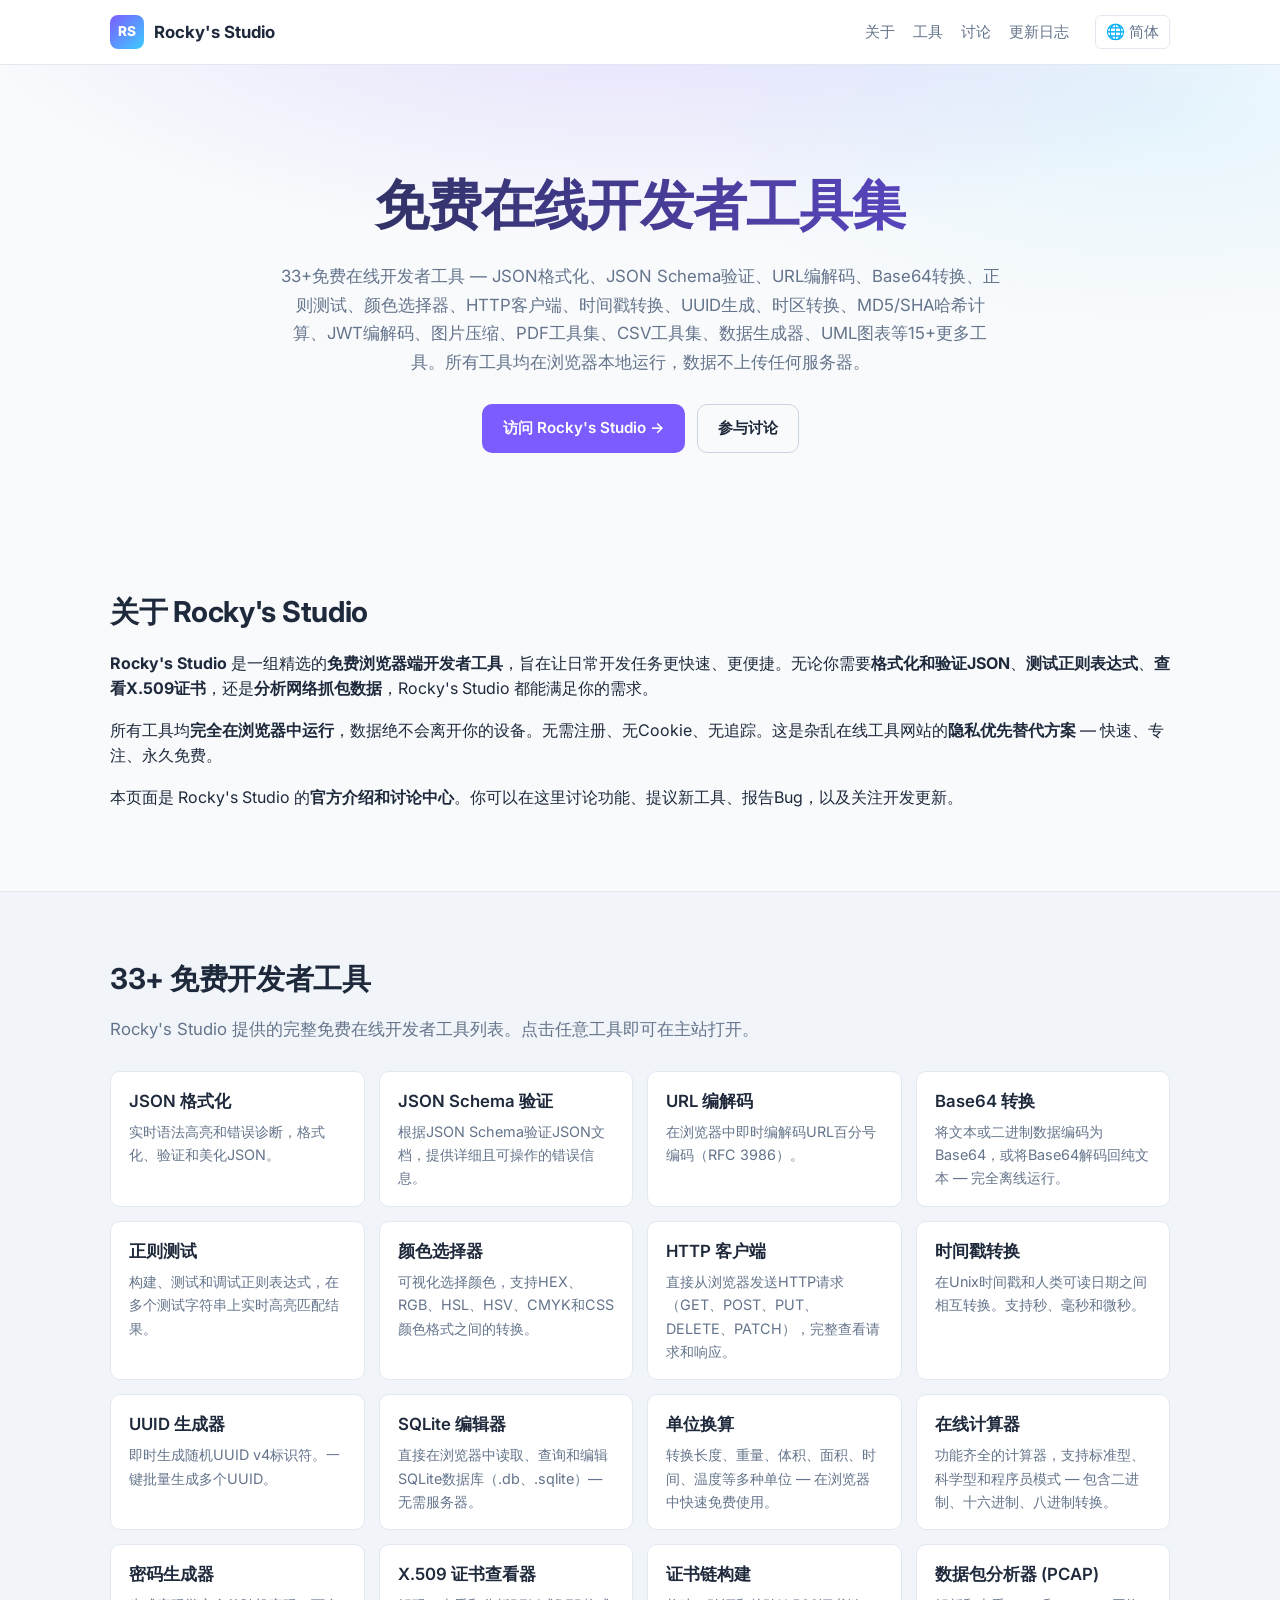
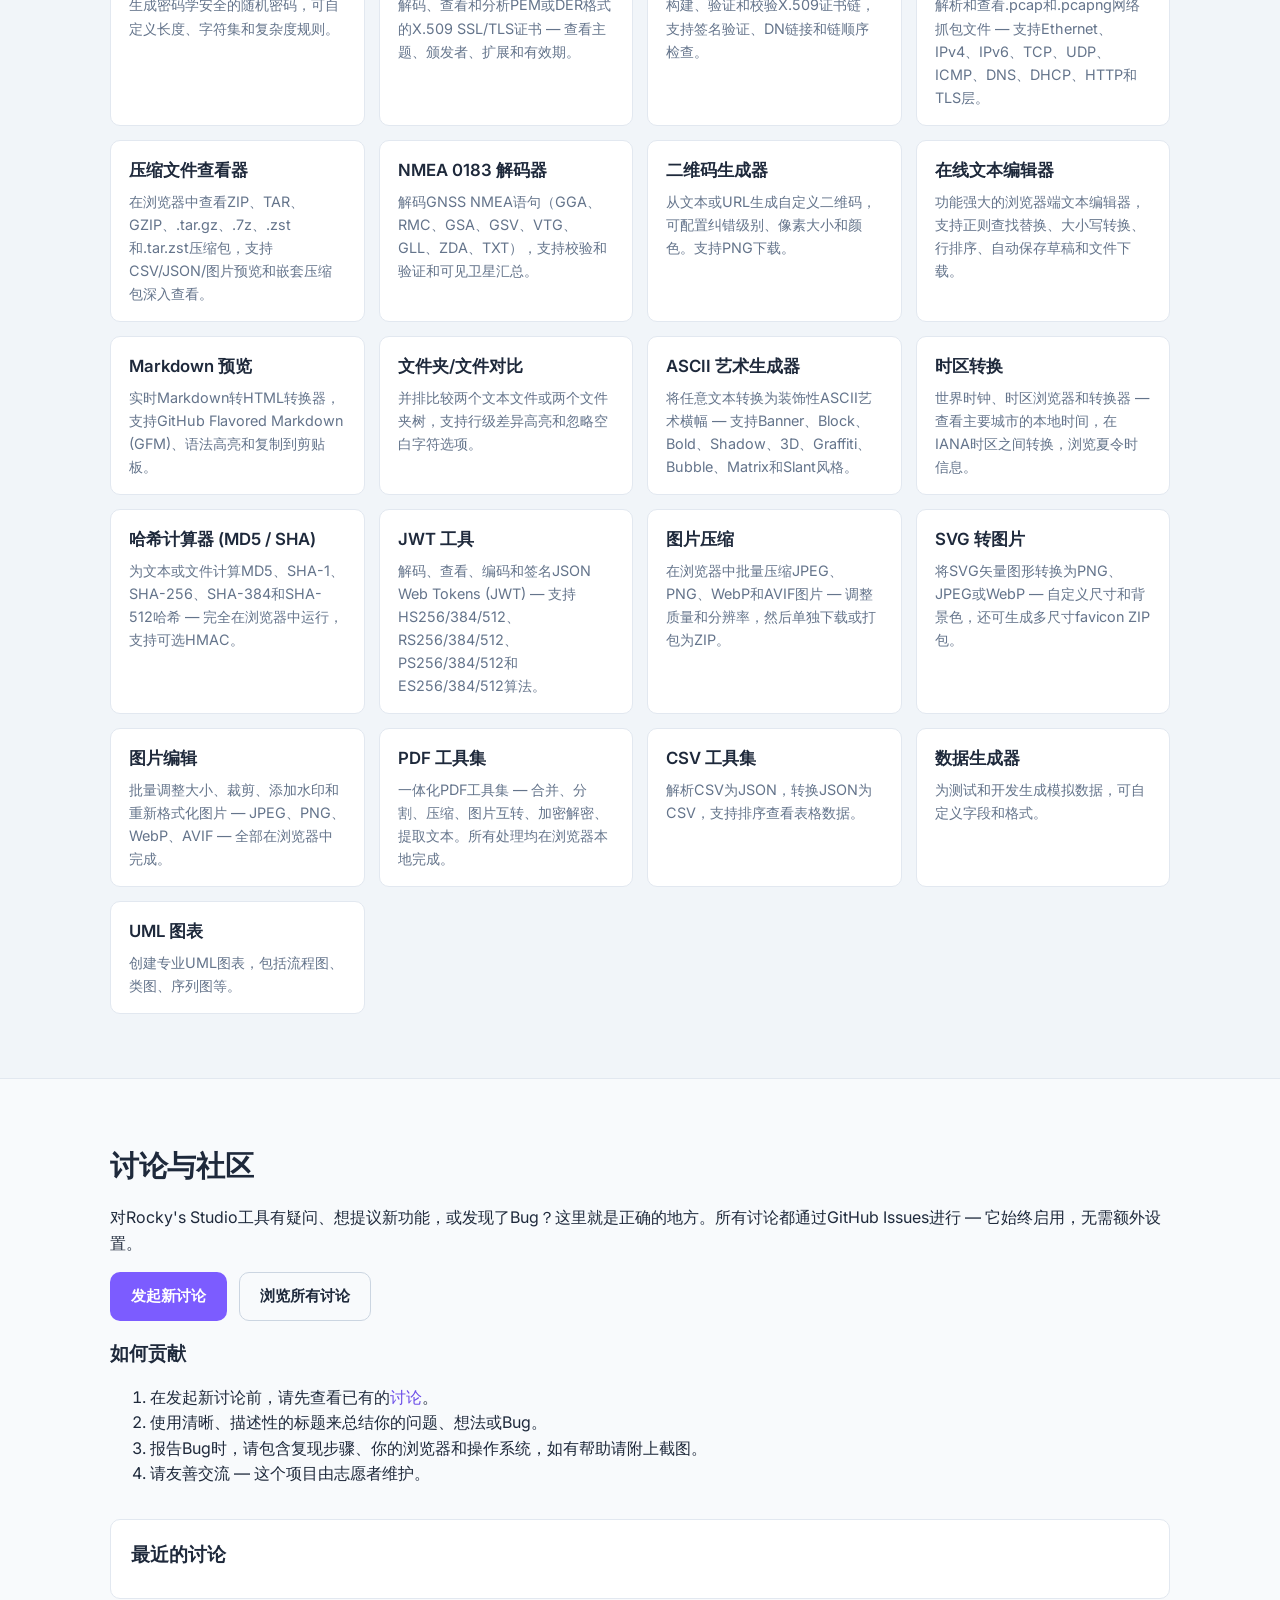
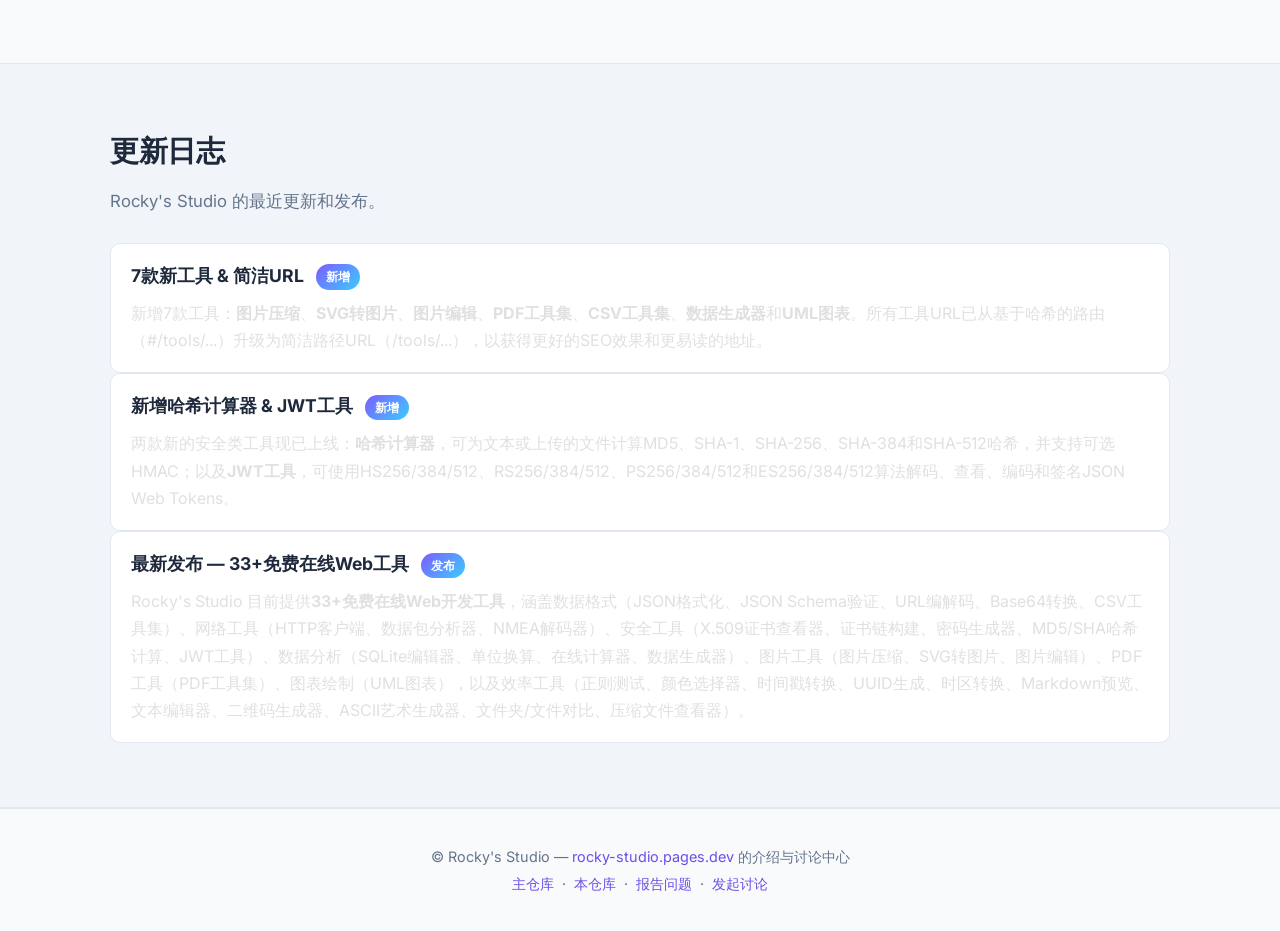
<file: zh-CN.html>
<!DOCTYPE html>
<html lang="zh-CN">
<head>
  <meta charset="UTF-8" />
  <meta name="viewport" content="width=device-width, initial-scale=1.0, viewport-fit=cover" />
  <meta name="theme-color" content="#1e1e2e" media="(prefers-color-scheme: dark)" />
  <meta name="theme-color" content="#f8fafc" media="(prefers-color-scheme: light)" />
  <meta name="color-scheme" content="dark light" />
  <meta name="format-detection" content="telephone=no" />
  <meta name="apple-mobile-web-app-capable" content="yes" />
  <meta name="apple-mobile-web-app-status-bar-style" content="black-translucent" />
  <meta name="apple-mobile-web-app-title" content="Rocky's Studio" />
  <meta name="mobile-web-app-capable" content="yes" />

  <!-- Primary Meta Tags -->
  <title>Rocky's Studio - 免费在线开发者工具集</title>
  <meta name="title" content="Rocky's Studio - 免费在线开发者工具集" />
  <meta name="description" content="Rocky's Studio - 免费在线开发者工具。JSON格式化、JSON Schema验证、URL编解码、Base64转换、正则测试、颜色选择器、HTTP客户端、时间戳转换、UUID生成、时区转换、MD5/SHA哈希计算、JWT解码、图片压缩、PDF工具集、CSV工具集、数据生成器、UML图表等33+工具。所有工具均在浏览器本地运行，数据不上传任何服务器。" />
  <meta name="keywords" content="JSON格式化, JSON Schema验证, URL编解码, Base64转换, 正则测试, 颜色选择器, HTTP客户端, 时间戳转换, UUID生成, 时区转换, MD5, SHA, SHA-256, 哈希计算, HMAC, JWT, JWT解码, JWT编码, 在线工具, 开发工具, 免费工具, Rocky's Studio, SQLite编辑器, 单位换算, 计算器, 密码生成器, 二维码生成器, 图片压缩, PDF工具, CSV工具, 数据生成器, UML图表, SVG转换, 图片编辑" />
  <meta name="author" content="Rocky's Studio" />
  <meta name="robots" content="index, follow, max-image-preview:large, max-snippet:-1, max-video-preview:-1" />

  <!-- Canonical -->
  <link rel="canonical" href="https://pengpengpeng666.github.io/rocky_studio/zh-CN.html" />

  <!-- Hreflang for multi-language SEO -->
  <link rel="alternate" hreflang="en" href="https://pengpengpeng666.github.io/rocky_studio/" />
  <link rel="alternate" hreflang="zh-CN" href="https://pengpengpeng666.github.io/rocky_studio/zh-CN.html" />
  <link rel="alternate" hreflang="zh-TW" href="https://pengpengpeng666.github.io/rocky_studio/zh-TW.html" />
  <link rel="alternate" hreflang="es" href="https://pengpengpeng666.github.io/rocky_studio/es.html" />
  <link rel="alternate" hreflang="fr" href="https://pengpengpeng666.github.io/rocky_studio/fr.html" />
  <link rel="alternate" hreflang="x-default" href="https://pengpengpeng666.github.io/rocky_studio/" />

  <!-- Open Graph -->
  <meta property="og:title" content="Rocky's Studio - 免费在线开发者工具集" />
  <meta property="og:description" content="33+免费在线开发者工具 — JSON格式化、URL编解码、Base64转换、正则测试、时间戳转换、MD5/SHA哈希计算、JWT工具、图片压缩、PDF工具集等。所有工具均在浏览器本地运行。" />
  <meta property="og:type" content="website" />
  <meta property="og:url" content="https://pengpengpeng666.github.io/rocky_studio/zh-CN.html" />
  <meta property="og:site_name" content="Rocky's Studio" />
  <meta property="og:image" content="https://pengpengpeng666.github.io/rocky_studio/assets/og-image.svg" />
  <meta property="og:image:width" content="1200" />
  <meta property="og:image:height" content="630" />
  <meta property="og:image:alt" content="Rocky's Studio — Free In-Browser Developer Tools Suite" />
  <meta property="og:image:type" content="image/svg+xml" />
  <meta property="og:locale" content="zh_CN" />
  <meta property="og:locale:alternate" content="zh_CN" />
  <meta property="og:locale:alternate" content="zh_TW" />
  <meta property="og:locale:alternate" content="es_ES" />
  <meta property="og:locale:alternate" content="fr_FR" />

  <!-- Twitter Card -->
  <meta name="twitter:card" content="summary_large_image" />
  <meta name="twitter:url" content="https://pengpengpeng666.github.io/rocky_studio/zh-CN.html" />
  <meta name="twitter:title" content="Rocky's Studio - 免费在线开发者工具集" />
  <meta name="twitter:description" content="33+免费在线开发者工具 — JSON格式化、URL编解码、Base64转换、正则测试、时间戳转换、MD5/SHA哈希计算、JWT工具、图片压缩、PDF工具集等。所有工具均在浏览器本地运行。" />
  <meta name="twitter:image" content="https://pengpengpeng666.github.io/rocky_studio/assets/og-image.svg" />
  <meta name="twitter:site" content="@rockystudio" />

  <!-- Favicon & preconnects -->
  <link rel="icon" type="image/svg+xml" href="assets/favicon.svg" />
  <link rel="preconnect" href="https://rocky-studio.pages.dev" />
  <link rel="dns-prefetch" href="https://rocky-studio.pages.dev" />
  <link rel="preconnect" href="https://fonts.googleapis.com" />
  <link rel="preconnect" href="https://fonts.gstatic.com" crossorigin />
  <link href="https://fonts.googleapis.com/css2?family=Inter:wght@400;500;600;700&family=JetBrains+Mono:wght@400;600&display=swap" rel="preload" as="style" onload="this.onload=null;this.rel='stylesheet'" />
  <noscript><link href="https://fonts.googleapis.com/css2?family=Inter:wght@400;500;600;700&family=JetBrains+Mono:wght@400;600&display=swap" rel="stylesheet" /></noscript>

  <!-- Pre-theme: apply theme before modules load to prevent FOUC -->
  <script>
    (function () {
      try {
        var saved = localStorage.getItem('rocky-studio-theme');
        var mode = saved || 'dark';
        if (mode === 'system') {
          mode = window.matchMedia('(prefers-color-scheme: dark)').matches ? 'dark' : 'light';
        }
        document.documentElement.setAttribute('data-theme', mode);
      } catch (e) {
        document.documentElement.setAttribute('data-theme', 'dark');
      }
      // Respect dynamic viewport on mobile browsers
      try {
        var meta = document.querySelector('meta[name="viewport"]');
        if (meta && window.innerWidth < 768) {
          meta.setAttribute('content', 'width=device-width, initial-scale=1.0, viewport-fit=cover');
        }
      } catch (err) { /* noop */ }
    })();
  </script>

  <!-- Stylesheet with media=print for non-blocking load -->
  <link rel="stylesheet" href="assets/css/style.css" media="print" onload="this.media='all'" />
  <noscript><link rel="stylesheet" href="assets/css/style.css" /></noscript>

  <!-- Structured data: WebSite with SearchAction -->
  <script type="application/ld+json">
  {
    "@context": "https://schema.org",
    "@type": "WebSite",
    "name": "Rocky's Studio",
    "url": "https://rocky-studio.pages.dev",
    "description": "Free online web tools for developers — JSON formatter, URL encoder, Base64 converter, regex tester, timestamp converter, and more. All tools run locally in your browser.",
    "applicationCategory": "DeveloperApplication",
    "operatingSystem": "Web",
    "inLanguage": "zh-CN",
    "potentialAction": {
      "@type": "SearchAction",
      "target": {
        "@type": "EntryPoint",
        "urlTemplate": "https://rocky-studio.pages.dev/?q={search_term_string}"
      },
      "query-input": "required name=search_term_string"
    },
    "sameAs": [
      "https://github.com/pengpengpeng666/rocky-studio",
      "https://github.com/pengpengpeng666/rocky_studio"
    ]
  }
  </script>

  <!-- Structured data: CollectionPage wrapping ItemList of all tools -->
  <script type="application/ld+json">
  {
    "@context": "https://schema.org",
    "@type": "CollectionPage",
    "name": "Rocky's Studio - 免费在线开发者工具集",
    "description": "33+免费在线开发者工具 — JSON格式化、JSON Schema验证、URL编解码、Base64转换、正则测试、颜色选择器、HTTP客户端、时间戳转换、UUID生成、时区转换、SQLite编辑器、单位换算、计算器、密码生成器、X.509证书查看器、证书链构建、数据包分析器、压缩文件查看器、NMEA解码器、二维码生成器、文本编辑器、Markdown预览、文件夹/文件对比、ASCII艺术生成器、MD5/SHA哈希计算、JWT工具、图片压缩、SVG转图片、图片编辑、PDF工具集、CSV工具集、数据生成器、UML图表。所有工具均在浏览器本地运行，数据不上传任何服务器。",
    "url": "https://pengpengpeng666.github.io/rocky_studio/",
    "inLanguage": "zh-CN",
    "isPartOf": {
      "@type": "WebSite",
      "name": "Rocky's Studio",
      "url": "https://rocky-studio.pages.dev"
    },
    "about": {
      "@type": "Thing",
      "name": "Web开发工具",
      "description": "面向Web开发者和软件工程师的在线工具"
    },
    "mainEntity": {
      "@type": "ItemList",
      "name": "可用工具",
      "description": "Rocky's Studio 提供的所有免费在线工具列表",
      "numberOfItems": 33,
      "itemListElement": [
        {"@type": "ListItem", "position": 1,  "name": "JSON Formatter",             "url": "https://rocky-studio.pages.dev/tools/json-formatter"},
        {"@type": "ListItem", "position": 2,  "name": "JSON Schema Validator",      "url": "https://rocky-studio.pages.dev/tools/json-schema-validator"},
        {"@type": "ListItem", "position": 3,  "name": "URL Encoder/Decoder",        "url": "https://rocky-studio.pages.dev/tools/url-encoder"},
        {"@type": "ListItem", "position": 4,  "name": "Base64 Converter",           "url": "https://rocky-studio.pages.dev/tools/base64"},
        {"@type": "ListItem", "position": 5,  "name": "Regex Tester",               "url": "https://rocky-studio.pages.dev/tools/regex"},
        {"@type": "ListItem", "position": 6,  "name": "Color Picker",               "url": "https://rocky-studio.pages.dev/tools/color-picker"},
        {"@type": "ListItem", "position": 7,  "name": "HTTP Client",                "url": "https://rocky-studio.pages.dev/tools/http-client"},
        {"@type": "ListItem", "position": 8,  "name": "Timestamp Converter",        "url": "https://rocky-studio.pages.dev/tools/timestamp-converter"},
        {"@type": "ListItem", "position": 9,  "name": "UUID Generator",             "url": "https://rocky-studio.pages.dev/tools/uuid-generator"},
        {"@type": "ListItem", "position": 10, "name": "SQLite Editor",              "url": "https://rocky-studio.pages.dev/tools/sqlite-editor"},
        {"@type": "ListItem", "position": 11, "name": "Unit Converter",             "url": "https://rocky-studio.pages.dev/tools/unit-converter"},
        {"@type": "ListItem", "position": 12, "name": "Online Calculator",          "url": "https://rocky-studio.pages.dev/tools/online-calculator"},
        {"@type": "ListItem", "position": 13, "name": "Password Generator",         "url": "https://rocky-studio.pages.dev/tools/password-generator"},
        {"@type": "ListItem", "position": 14, "name": "X.509 Certificate Viewer",   "url": "https://rocky-studio.pages.dev/tools/x509-certificate-viewer"},
        {"@type": "ListItem", "position": 15, "name": "Certificate Chain Builder",  "url": "https://rocky-studio.pages.dev/tools/cert-chain"},
        {"@type": "ListItem", "position": 16, "name": "Packet Analyzer",            "url": "https://rocky-studio.pages.dev/tools/packet-analyzer"},
        {"@type": "ListItem", "position": 17, "name": "Compressed File Viewer",     "url": "https://rocky-studio.pages.dev/tools/compressed-viewer"},
        {"@type": "ListItem", "position": 18, "name": "NMEA Decoder",               "url": "https://rocky-studio.pages.dev/tools/nmea-decoder"},
        {"@type": "ListItem", "position": 19, "name": "QR Code Generator",          "url": "https://rocky-studio.pages.dev/tools/qr-code"},
        {"@type": "ListItem", "position": 20, "name": "Online Text Editor",         "url": "https://rocky-studio.pages.dev/tools/text-editor"},
        {"@type": "ListItem", "position": 21, "name": "Markdown Preview",           "url": "https://rocky-studio.pages.dev/tools/markdown"},
        {"@type": "ListItem", "position": 22, "name": "Folder / File Diff",         "url": "https://rocky-studio.pages.dev/tools/folder-file-diff"},
        {"@type": "ListItem", "position": 23, "name": "ASCII Art Generator",        "url": "https://rocky-studio.pages.dev/tools/ascii-art-generator"},
        {"@type": "ListItem", "position": 24, "name": "Timezone Converter",         "url": "https://rocky-studio.pages.dev/tools/timezone"},
        {"@type": "ListItem", "position": 25, "name": "Hash Calculator (MD5/SHA)",  "url": "https://rocky-studio.pages.dev/tools/hash-calculator"},
        {"@type": "ListItem", "position": 26, "name": "JWT Tool",                   "url": "https://rocky-studio.pages.dev/tools/jwt"},
        {"@type": "ListItem", "position": 27, "name": "Image Compressor",          "url": "https://rocky-studio.pages.dev/tools/image-compressor"},
        {"@type": "ListItem", "position": 28, "name": "SVG to Image",              "url": "https://rocky-studio.pages.dev/tools/svg-converter"},
        {"@type": "ListItem", "position": 29, "name": "Image Editor",              "url": "https://rocky-studio.pages.dev/tools/image-editor"},
        {"@type": "ListItem", "position": 30, "name": "PDF Toolkit",               "url": "https://rocky-studio.pages.dev/tools/pdf-toolkit"},
        {"@type": "ListItem", "position": 31, "name": "CSV Toolkit",               "url": "https://rocky-studio.pages.dev/tools/csv-toolkit"},
        {"@type": "ListItem", "position": 32, "name": "Data Generator",            "url": "https://rocky-studio.pages.dev/tools/data-generator"},
        {"@type": "ListItem", "position": 33, "name": "UML Diagrammer",            "url": "https://rocky-studio.pages.dev/tools/uml-diagrammer"}
      ]
    },
    "mainEntityOfPage": "https://pengpengpeng666.github.io/rocky_studio/zh-CN.html",
    "breadcrumb": {
      "@type": "BreadcrumbList",
      "itemListElement": {
        "@type": "ListItem",
        "position": 1,
        "name": "首页",
        "item": "https://pengpengpeng666.github.io/rocky_studio/zh-CN.html"
      }
    }
  }
  </script>

  <!-- Organization schema -->
  <script type="application/ld+json">
  {
    "@context": "https://schema.org",
    "@type": "Organization",
    "name": "Rocky's Studio",
    "url": "https://rocky-studio.pages.dev",
    "logo": "https://pengpengpeng666.github.io/rocky_studio/assets/favicon.svg",
    "sameAs": [
      "https://github.com/pengpengpeng666/rocky-studio",
      "https://github.com/pengpengpeng666/rocky_studio"
    ]
  }
  </script>
</head>
<body>
  <a href="#main-content" class="skip-link">跳转到主要内容</a>

  <header class="site-header" role="banner">
    <div class="container">
      <a href="https://rocky-studio.pages.dev" class="brand" aria-label="Rocky's Studio — Home" target="_blank" rel="noopener noreferrer">
        <span class="brand-mark" aria-hidden="true">RS</span>
        <span class="brand-text">Rocky's Studio</span>
      </a>
      <nav class="site-nav" role="navigation" aria-label="Main navigation">
        <a href="#about">关于</a>
        <a href="#tools">工具</a>
        <a href="#discuss">讨论</a>
        <a href="#changelog">更新日志</a>
        <details class="lang-switcher">
          <summary aria-label="Select language">🌐 简体</summary>
          <div class="lang-menu" role="menu">
            <a href="index.html" role="menuitem">🇺🇸 English</a>
            <a href="zh-CN.html" class="lang-active" role="menuitem">🇨🇳 简体中文</a>
            <a href="zh-TW.html" role="menuitem">🇹🇼 繁體中文</a>
            <a href="es.html" role="menuitem">🇪🇸 Español</a>
            <a href="fr.html" role="menuitem">🇫🇷 Français</a>
          </div>
        </details>
      </nav>
    </div>
  </header>

  <main id="main-content" role="main">

    <section class="hero" aria-label="Introduction">
      <div class="container">
        <h1>免费在线开发者工具集</h1>
        <p class="subtitle">33+免费在线开发者工具 — JSON格式化、JSON Schema验证、URL编解码、Base64转换、正则测试、颜色选择器、HTTP客户端、时间戳转换、UUID生成、时区转换、MD5/SHA哈希计算、JWT编解码、图片压缩、PDF工具集、CSV工具集、数据生成器、UML图表等15+更多工具。所有工具均在浏览器本地运行，数据不上传任何服务器。</p>
        <div class="hero-cta">
          <a class="btn btn-primary" href="https://rocky-studio.pages.dev" target="_blank" rel="noopener noreferrer">访问 Rocky's Studio →</a>
          <a class="btn btn-ghost" href="#discuss">参与讨论</a>
        </div>
      </div>
    </section>

    <section id="about" class="section" aria-labelledby="about-heading">
      <div class="container">
        <h2 id="about-heading">关于 Rocky's Studio</h2>
        <p>
          <strong>Rocky's Studio</strong> 是一组精选的<strong>免费浏览器端开发者工具</strong>，旨在让日常开发任务更快速、更便捷。无论你需要<strong>格式化和验证JSON</strong>、<strong>测试正则表达式</strong>、<strong>查看X.509证书</strong>，还是<strong>分析网络抓包数据</strong>，Rocky's Studio 都能满足你的需求。
        </p>
        <p>
          所有工具均<strong>完全在浏览器中运行</strong>，数据绝不会离开你的设备。无需注册、无Cookie、无追踪。这是杂乱在线工具网站的<strong>隐私优先替代方案</strong> — 快速、专注、永久免费。
        </p>
        <p>
          本页面是 Rocky's Studio 的<strong>官方介绍和讨论中心</strong>。你可以在这里讨论功能、提议新工具、报告Bug，以及关注开发更新。
        </p>
      </div>
    </section>

    <section id="tools" class="section section-alt" aria-labelledby="tools-heading">
      <div class="container">
        <h2 id="tools-heading">33+ 免费开发者工具</h2>
        <p class="section-lead">Rocky's Studio 提供的完整免费在线开发者工具列表。点击任意工具即可在主站打开。</p>
        <div class="tool-grid" role="list">
          <a class="tool-card" href="https://rocky-studio.pages.dev/tools/json-formatter" target="_blank" rel="noopener noreferrer" role="listitem">
            <h3>JSON 格式化</h3>
            <p>实时语法高亮和错误诊断，格式化、验证和美化JSON。</p>
          </a>
          <a class="tool-card" href="https://rocky-studio.pages.dev/tools/json-schema-validator" target="_blank" rel="noopener noreferrer" role="listitem">
            <h3>JSON Schema 验证</h3>
            <p>根据JSON Schema验证JSON文档，提供详细且可操作的错误信息。</p>
          </a>
          <a class="tool-card" href="https://rocky-studio.pages.dev/tools/url-encoder" target="_blank" rel="noopener noreferrer" role="listitem">
            <h3>URL 编解码</h3>
            <p>在浏览器中即时编解码URL百分号编码（RFC 3986）。</p>
          </a>
          <a class="tool-card" href="https://rocky-studio.pages.dev/tools/base64" target="_blank" rel="noopener noreferrer" role="listitem">
            <h3>Base64 转换</h3>
            <p>将文本或二进制数据编码为Base64，或将Base64解码回纯文本 — 完全离线运行。</p>
          </a>
          <a class="tool-card" href="https://rocky-studio.pages.dev/tools/regex" target="_blank" rel="noopener noreferrer" role="listitem">
            <h3>正则测试</h3>
            <p>构建、测试和调试正则表达式，在多个测试字符串上实时高亮匹配结果。</p>
          </a>
          <a class="tool-card" href="https://rocky-studio.pages.dev/tools/color-picker" target="_blank" rel="noopener noreferrer" role="listitem">
            <h3>颜色选择器</h3>
            <p>可视化选择颜色，支持HEX、RGB、HSL、HSV、CMYK和CSS颜色格式之间的转换。</p>
          </a>
          <a class="tool-card" href="https://rocky-studio.pages.dev/tools/http-client" target="_blank" rel="noopener noreferrer" role="listitem">
            <h3>HTTP 客户端</h3>
            <p>直接从浏览器发送HTTP请求（GET、POST、PUT、DELETE、PATCH），完整查看请求和响应。</p>
          </a>
          <a class="tool-card" href="https://rocky-studio.pages.dev/tools/timestamp-converter" target="_blank" rel="noopener noreferrer" role="listitem">
            <h3>时间戳转换</h3>
            <p>在Unix时间戳和人类可读日期之间相互转换。支持秒、毫秒和微秒。</p>
          </a>
          <a class="tool-card" href="https://rocky-studio.pages.dev/tools/uuid-generator" target="_blank" rel="noopener noreferrer" role="listitem">
            <h3>UUID 生成器</h3>
            <p>即时生成随机UUID v4标识符。一键批量生成多个UUID。</p>
          </a>
          <a class="tool-card" href="https://rocky-studio.pages.dev/tools/sqlite-editor" target="_blank" rel="noopener noreferrer" role="listitem">
            <h3>SQLite 编辑器</h3>
            <p>直接在浏览器中读取、查询和编辑SQLite数据库（.db、.sqlite）— 无需服务器。</p>
          </a>
          <a class="tool-card" href="https://rocky-studio.pages.dev/tools/unit-converter" target="_blank" rel="noopener noreferrer" role="listitem">
            <h3>单位换算</h3>
            <p>转换长度、重量、体积、面积、时间、温度等多种单位 — 在浏览器中快速免费使用。</p>
          </a>
          <a class="tool-card" href="https://rocky-studio.pages.dev/tools/online-calculator" target="_blank" rel="noopener noreferrer" role="listitem">
            <h3>在线计算器</h3>
            <p>功能齐全的计算器，支持标准型、科学型和程序员模式 — 包含二进制、十六进制、八进制转换。</p>
          </a>
          <a class="tool-card" href="https://rocky-studio.pages.dev/tools/password-generator" target="_blank" rel="noopener noreferrer" role="listitem">
            <h3>密码生成器</h3>
            <p>生成密码学安全的随机密码，可自定义长度、字符集和复杂度规则。</p>
          </a>
          <a class="tool-card" href="https://rocky-studio.pages.dev/tools/x509-certificate-viewer" target="_blank" rel="noopener noreferrer" role="listitem">
            <h3>X.509 证书查看器</h3>
            <p>解码、查看和分析PEM或DER格式的X.509 SSL/TLS证书 — 查看主题、颁发者、扩展和有效期。</p>
          </a>
          <a class="tool-card" href="https://rocky-studio.pages.dev/tools/cert-chain" target="_blank" rel="noopener noreferrer" role="listitem">
            <h3>证书链构建</h3>
            <p>构建、验证和校验X.509证书链，支持签名验证、DN链接和链顺序检查。</p>
          </a>
          <a class="tool-card" href="https://rocky-studio.pages.dev/tools/packet-analyzer" target="_blank" rel="noopener noreferrer" role="listitem">
            <h3>数据包分析器 (PCAP)</h3>
            <p>解析和查看.pcap和.pcapng网络抓包文件 — 支持Ethernet、IPv4、IPv6、TCP、UDP、ICMP、DNS、DHCP、HTTP和TLS层。</p>
          </a>
          <a class="tool-card" href="https://rocky-studio.pages.dev/tools/compressed-viewer" target="_blank" rel="noopener noreferrer" role="listitem">
            <h3>压缩文件查看器</h3>
            <p>在浏览器中查看ZIP、TAR、GZIP、.tar.gz、.7z、.zst和.tar.zst压缩包，支持CSV/JSON/图片预览和嵌套压缩包深入查看。</p>
          </a>
          <a class="tool-card" href="https://rocky-studio.pages.dev/tools/nmea-decoder" target="_blank" rel="noopener noreferrer" role="listitem">
            <h3>NMEA 0183 解码器</h3>
            <p>解码GNSS NMEA语句（GGA、RMC、GSA、GSV、VTG、GLL、ZDA、TXT），支持校验和验证和可见卫星汇总。</p>
          </a>
          <a class="tool-card" href="https://rocky-studio.pages.dev/tools/qr-code" target="_blank" rel="noopener noreferrer" role="listitem">
            <h3>二维码生成器</h3>
            <p>从文本或URL生成自定义二维码，可配置纠错级别、像素大小和颜色。支持PNG下载。</p>
          </a>
          <a class="tool-card" href="https://rocky-studio.pages.dev/tools/text-editor" target="_blank" rel="noopener noreferrer" role="listitem">
            <h3>在线文本编辑器</h3>
            <p>功能强大的浏览器端文本编辑器，支持正则查找替换、大小写转换、行排序、自动保存草稿和文件下载。</p>
          </a>
          <a class="tool-card" href="https://rocky-studio.pages.dev/tools/markdown" target="_blank" rel="noopener noreferrer" role="listitem">
            <h3>Markdown 预览</h3>
            <p>实时Markdown转HTML转换器，支持GitHub Flavored Markdown (GFM)、语法高亮和复制到剪贴板。</p>
          </a>
          <a class="tool-card" href="https://rocky-studio.pages.dev/tools/folder-file-diff" target="_blank" rel="noopener noreferrer" role="listitem">
            <h3>文件夹/文件对比</h3>
            <p>并排比较两个文本文件或两个文件夹树，支持行级差异高亮和忽略空白字符选项。</p>
          </a>
          <a class="tool-card" href="https://rocky-studio.pages.dev/tools/ascii-art-generator" target="_blank" rel="noopener noreferrer" role="listitem">
            <h3>ASCII 艺术生成器</h3>
            <p>将任意文本转换为装饰性ASCII艺术横幅 — 支持Banner、Block、Bold、Shadow、3D、Graffiti、Bubble、Matrix和Slant风格。</p>
          </a>
          <a class="tool-card" href="https://rocky-studio.pages.dev/tools/timezone" target="_blank" rel="noopener noreferrer" role="listitem">
            <h3>时区转换</h3>
            <p>世界时钟、时区浏览器和转换器 — 查看主要城市的本地时间，在IANA时区之间转换，浏览夏令时信息。</p>
          </a>
          <a class="tool-card" href="https://rocky-studio.pages.dev/tools/hash-calculator" target="_blank" rel="noopener noreferrer" role="listitem">
            <h3>哈希计算器 (MD5 / SHA)</h3>
            <p>为文本或文件计算MD5、SHA-1、SHA-256、SHA-384和SHA-512哈希 — 完全在浏览器中运行，支持可选HMAC。</p>
          </a>
          <a class="tool-card" href="https://rocky-studio.pages.dev/tools/jwt" target="_blank" rel="noopener noreferrer" role="listitem">
            <h3>JWT 工具</h3>
            <p>解码、查看、编码和签名JSON Web Tokens (JWT) — 支持HS256/384/512、RS256/384/512、PS256/384/512和ES256/384/512算法。</p>
          </a>
          <a class="tool-card" href="https://rocky-studio.pages.dev/tools/image-compressor" target="_blank" rel="noopener noreferrer" role="listitem">
            <h3>图片压缩</h3>
            <p>在浏览器中批量压缩JPEG、PNG、WebP和AVIF图片 — 调整质量和分辨率，然后单独下载或打包为ZIP。</p>
          </a>
          <a class="tool-card" href="https://rocky-studio.pages.dev/tools/svg-converter" target="_blank" rel="noopener noreferrer" role="listitem">
            <h3>SVG 转图片</h3>
            <p>将SVG矢量图形转换为PNG、JPEG或WebP — 自定义尺寸和背景色，还可生成多尺寸favicon ZIP包。</p>
          </a>
          <a class="tool-card" href="https://rocky-studio.pages.dev/tools/image-editor" target="_blank" rel="noopener noreferrer" role="listitem">
            <h3>图片编辑</h3>
            <p>批量调整大小、裁剪、添加水印和重新格式化图片 — JPEG、PNG、WebP、AVIF — 全部在浏览器中完成。</p>
          </a>
          <a class="tool-card" href="https://rocky-studio.pages.dev/tools/pdf-toolkit" target="_blank" rel="noopener noreferrer" role="listitem">
            <h3>PDF 工具集</h3>
            <p>一体化PDF工具集 — 合并、分割、压缩、图片互转、加密解密、提取文本。所有处理均在浏览器本地完成。</p>
          </a>
          <a class="tool-card" href="https://rocky-studio.pages.dev/tools/csv-toolkit" target="_blank" rel="noopener noreferrer" role="listitem">
            <h3>CSV 工具集</h3>
            <p>解析CSV为JSON，转换JSON为CSV，支持排序查看表格数据。</p>
          </a>
          <a class="tool-card" href="https://rocky-studio.pages.dev/tools/data-generator" target="_blank" rel="noopener noreferrer" role="listitem">
            <h3>数据生成器</h3>
            <p>为测试和开发生成模拟数据，可自定义字段和格式。</p>
          </a>
          <a class="tool-card" href="https://rocky-studio.pages.dev/tools/uml-diagrammer" target="_blank" rel="noopener noreferrer" role="listitem">
            <h3>UML 图表</h3>
            <p>创建专业UML图表，包括流程图、类图、序列图等。</p>
          </a>
        </div>
      </div>
    </section>

    <section id="discuss" class="section" aria-labelledby="discuss-heading">
      <div class="container">
        <h2 id="discuss-heading">讨论与社区</h2>
        <p>
          对Rocky's Studio工具有疑问、想提议新功能，或发现了Bug？这里就是正确的地方。所有讨论都通过GitHub Issues进行 — 它始终启用，无需额外设置。
        </p>
        <div class="discuss-actions">
          <a class="btn btn-primary" href="https://github.com/pengpengpeng666/rocky_studio/issues/new?template=discussion.md&title=Discussion%3A+" target="_blank" rel="noopener noreferrer">发起新讨论</a>
          <a class="btn btn-outline" href="https://github.com/pengpengpeng666/rocky_studio/issues" target="_blank" rel="noopener noreferrer">浏览所有讨论</a>
        </div>
        <h3>如何贡献</h3>
        <ol>
          <li>在发起新讨论前，请先查看已有的<a href="https://github.com/pengpengpeng666/rocky_studio/issues" target="_blank" rel="noopener noreferrer">讨论</a>。</li>
          <li>使用清晰、描述性的标题来总结你的问题、想法或Bug。</li>
          <li>报告Bug时，请包含复现步骤、你的浏览器和操作系统，如有帮助请附上截图。</li>
          <li>请友善交流 — 这个项目由志愿者维护。</li>
        </ol>
        <div class="discuss-embed">
          <h3>最近的讨论</h3>
          <script
            src="https://utteranc.es/client.js"
            repo="pengpengpeng666/rocky_studio"
            issue-term="pathname"
            label="discussion"
            theme="github-dark"
            crossorigin="anonymous"
            async>
          </script>
          <noscript>
            <p class="muted">
              <em>嵌入的讨论小部件需要JavaScript支持。你也可以直接<a href="https://github.com/pengpengpeng666/rocky_studio/issues" target="_blank" rel="noopener noreferrer">在GitHub上浏览讨论</a>。</em>
            </p>
          </noscript>
        </div>
      </div>
    </section>

    <section id="changelog" class="section section-alt" aria-labelledby="changelog-heading">
      <div class="container">
        <h2 id="changelog-heading">更新日志</h2>
        <p class="section-lead">Rocky's Studio 的最近更新和发布。</p>
        <article class="changelog-entry">
          <h3>7款新工具 &amp; 简洁URL <span class="tag">新增</span></h3>
          <p>
            新增7款工具：<strong>图片压缩</strong>、<strong>SVG转图片</strong>、<strong>图片编辑</strong>、<strong>PDF工具集</strong>、<strong>CSV工具集</strong>、<strong>数据生成器</strong>和<strong>UML图表</strong>。所有工具URL已从基于哈希的路由（#/tools/...）升级为简洁路径URL（/tools/...），以获得更好的SEO效果和更易读的地址。
          </p>
        </article>
        <article class="changelog-entry">
          <h3>新增哈希计算器 &amp; JWT工具 <span class="tag">新增</span></h3>
          <p>
            两款新的安全类工具现已上线：<strong>哈希计算器</strong>，可为文本或上传的文件计算MD5、SHA-1、SHA-256、SHA-384和SHA-512哈希，并支持可选HMAC；以及<strong>JWT工具</strong>，可使用HS256/384/512、RS256/384/512、PS256/384/512和ES256/384/512算法解码、查看、编码和签名JSON Web Tokens。
          </p>
        </article>
        <article class="changelog-entry">
          <h3>最新发布 — 33+免费在线Web工具 <span class="tag">发布</span></h3>
          <p>
            Rocky's Studio 目前提供<strong>33+免费在线Web开发工具</strong>，涵盖数据格式（JSON格式化、JSON Schema验证、URL编解码、Base64转换、CSV工具集）、网络工具（HTTP客户端、数据包分析器、NMEA解码器）、安全工具（X.509证书查看器、证书链构建、密码生成器、MD5/SHA哈希计算、JWT工具）、数据分析（SQLite编辑器、单位换算、在线计算器、数据生成器）、图片工具（图片压缩、SVG转图片、图片编辑）、PDF工具（PDF工具集）、图表绘制（UML图表），以及效率工具（正则测试、颜色选择器、时间戳转换、UUID生成、时区转换、Markdown预览、文本编辑器、二维码生成器、ASCII艺术生成器、文件夹/文件对比、压缩文件查看器）。
          </p>
        </article>
      </div>
    </section>

  </main>

  <footer class="site-footer" role="contentinfo">
    <div class="container">
      <p>&copy; Rocky's Studio — <a href="https://rocky-studio.pages.dev" target="_blank" rel="noopener noreferrer">rocky-studio.pages.dev</a> 的介绍与讨论中心</p>
      <p>
        <a href="https://github.com/pengpengpeng666/rocky-studio" target="_blank" rel="noopener noreferrer">主仓库</a>
        &nbsp;·&nbsp;
        <a href="https://github.com/pengpengpeng666/rocky_studio" target="_blank" rel="noopener noreferrer">本仓库</a>
        &nbsp;·&nbsp;
        <a href="https://github.com/pengpengpeng666/rocky_studio/issues" target="_blank" rel="noopener noreferrer">报告问题</a>
        &nbsp;·&nbsp;
        <a href="https://github.com/pengpengpeng666/rocky_studio/issues/new?template=discussion.md&title=Discussion%3A+" target="_blank" rel="noopener noreferrer">发起讨论</a>
      </p>
    </div>
  </footer>

  <script src="assets/js/main.js" defer></script>
</body>
</html>
</file>
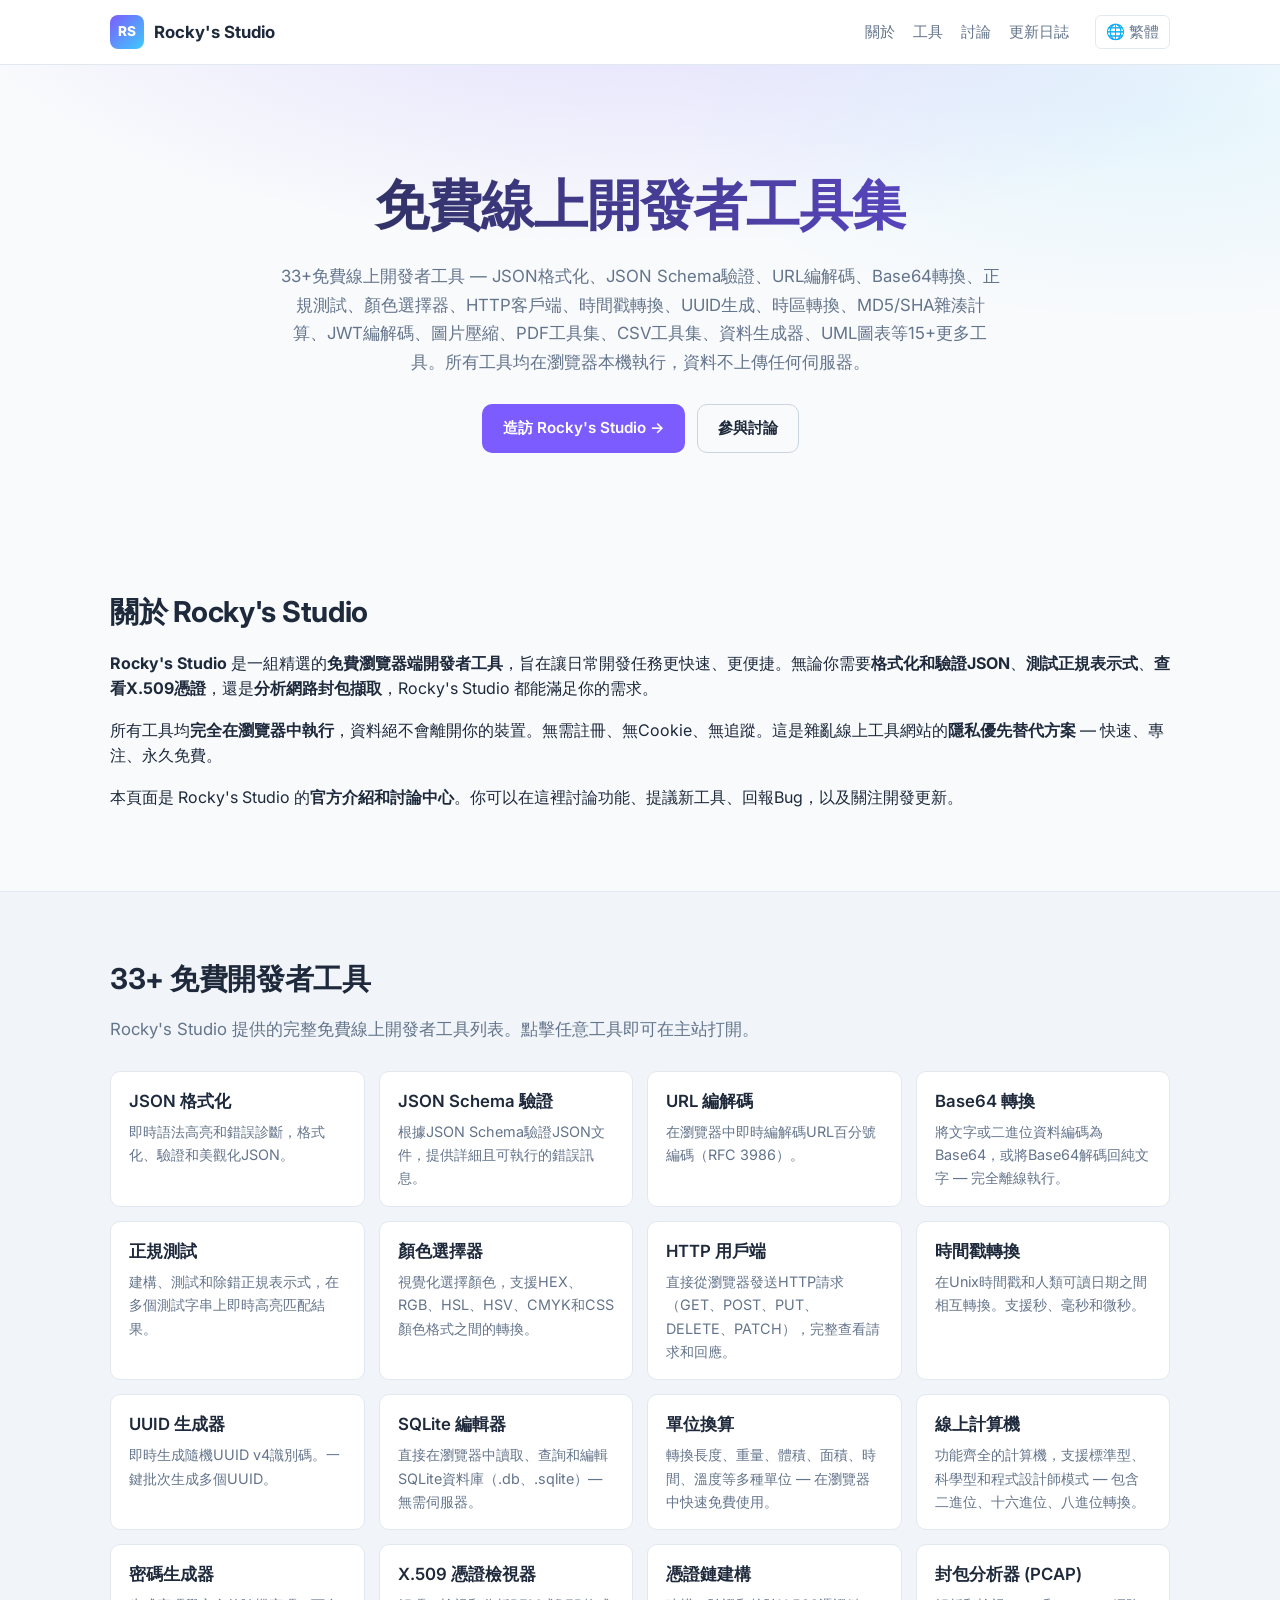
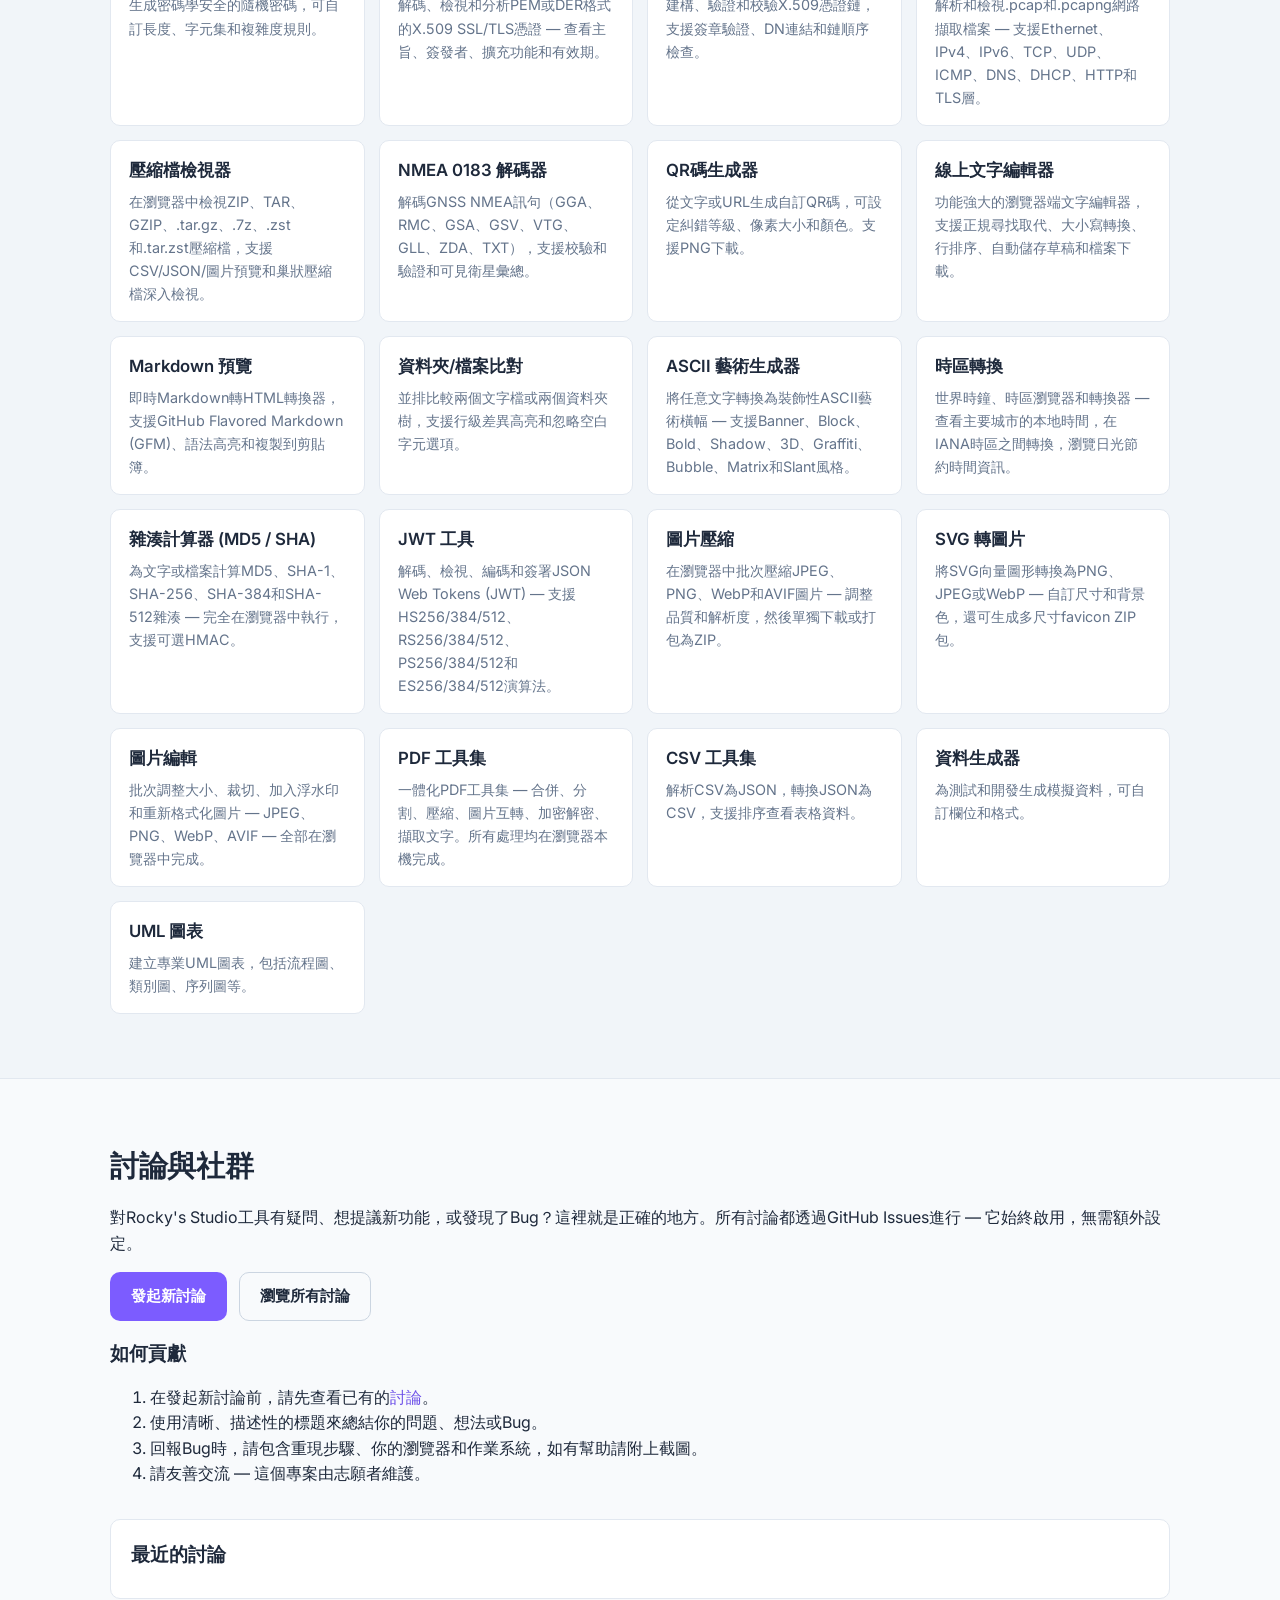
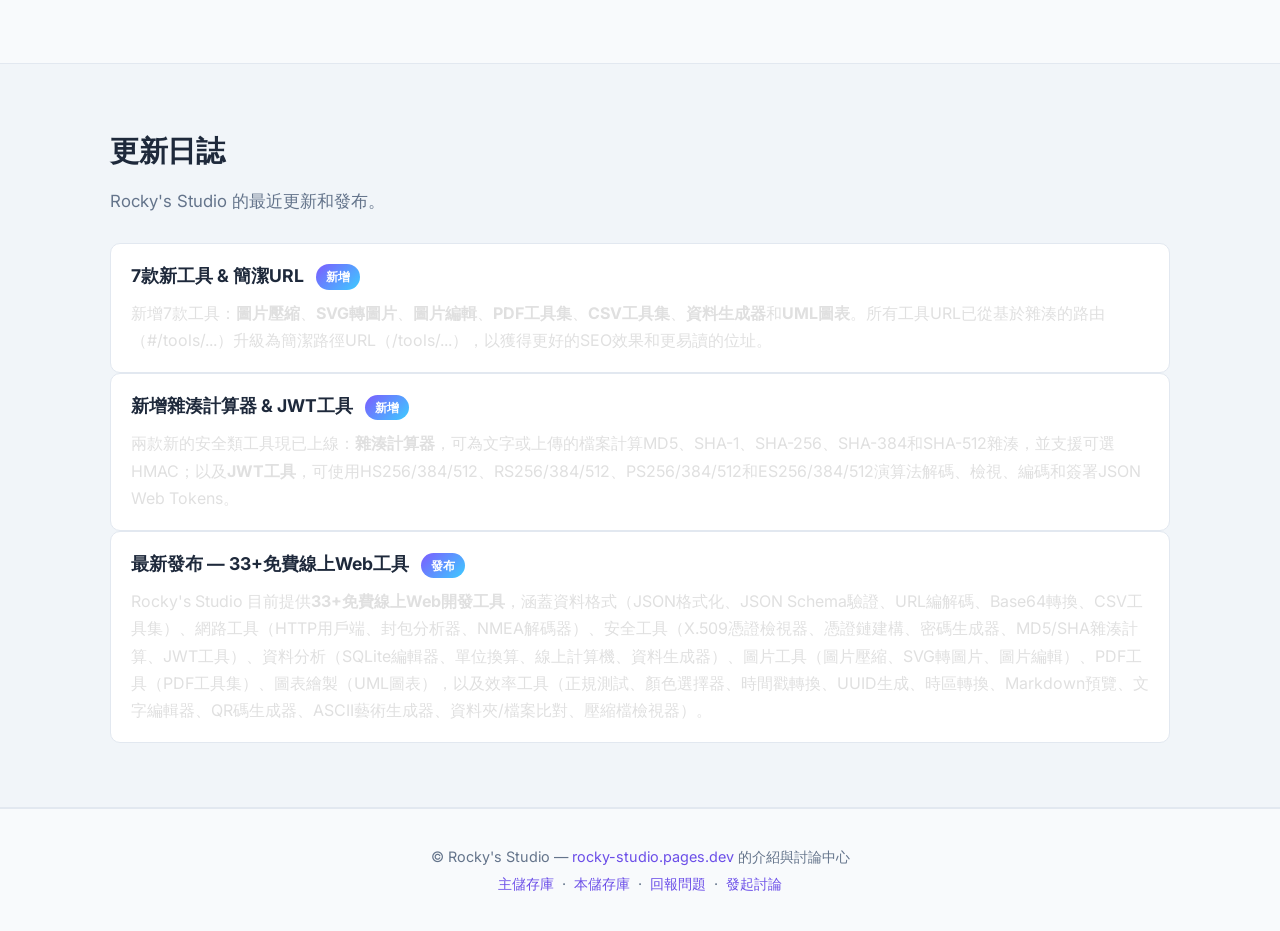
<file: zh-TW.html>
<!DOCTYPE html>
<html lang="zh-TW">
<head>
  <meta charset="UTF-8" />
  <meta name="viewport" content="width=device-width, initial-scale=1.0, viewport-fit=cover" />
  <meta name="theme-color" content="#1e1e2e" media="(prefers-color-scheme: dark)" />
  <meta name="theme-color" content="#f8fafc" media="(prefers-color-scheme: light)" />
  <meta name="color-scheme" content="dark light" />
  <meta name="format-detection" content="telephone=no" />
  <meta name="apple-mobile-web-app-capable" content="yes" />
  <meta name="apple-mobile-web-app-status-bar-style" content="black-translucent" />
  <meta name="apple-mobile-web-app-title" content="Rocky's Studio" />
  <meta name="mobile-web-app-capable" content="yes" />

  <!-- Primary Meta Tags -->
  <title>Rocky's Studio - 免費線上開發者工具集</title>
  <meta name="title" content="Rocky's Studio - 免費線上開發者工具集" />
  <meta name="description" content="Rocky's Studio - 免費線上開發者工具。JSON格式化、JSON Schema驗證、URL編解碼、Base64轉換、正規測試、顏色選擇器、HTTP客戶端、時間戳轉換、UUID生成、時區轉換、MD5/SHA雜湊計算、JWT解碼、圖片壓縮、PDF工具集、CSV工具集、資料生成器、UML圖表等33+工具。所有工具均在瀏覽器本機執行，資料不上傳任何伺服器。" />
  <meta name="keywords" content="JSON格式化, JSON Schema驗證, URL編解碼, Base64轉換, 正規測試, 顏色選擇器, HTTP客戶端, 時間戳轉換, UUID生成, 時區轉換, MD5, SHA, SHA-256, 雜湊計算, HMAC, JWT, JWT解碼, JWT編碼, 線上工具, 開發工具, 免費工具, Rocky's Studio, SQLite編輯器, 單位換算, 計算機, 密碼生成器, QR碼生成器, 圖片壓縮, PDF工具, CSV工具, 資料生成器, UML圖表, SVG轉換, 圖片編輯" />
  <meta name="author" content="Rocky's Studio" />
  <meta name="robots" content="index, follow, max-image-preview:large, max-snippet:-1, max-video-preview:-1" />

  <!-- Canonical -->
  <link rel="canonical" href="https://pengpengpeng666.github.io/rocky_studio/zh-TW.html" />

  <!-- Hreflang for multi-language SEO -->
  <link rel="alternate" hreflang="en" href="https://pengpengpeng666.github.io/rocky_studio/" />
  <link rel="alternate" hreflang="zh-CN" href="https://pengpengpeng666.github.io/rocky_studio/zh-CN.html" />
  <link rel="alternate" hreflang="zh-TW" href="https://pengpengpeng666.github.io/rocky_studio/zh-TW.html" />
  <link rel="alternate" hreflang="es" href="https://pengpengpeng666.github.io/rocky_studio/es.html" />
  <link rel="alternate" hreflang="fr" href="https://pengpengpeng666.github.io/rocky_studio/fr.html" />
  <link rel="alternate" hreflang="x-default" href="https://pengpengpeng666.github.io/rocky_studio/" />

  <!-- Open Graph -->
  <meta property="og:title" content="Rocky's Studio - 免費線上開發者工具集" />
  <meta property="og:description" content="33+免費線上開發者工具 — JSON格式化、URL編解碼、Base64轉換、正規測試、時間戳轉換、MD5/SHA雜湊計算、JWT工具、圖片壓縮、PDF工具集等。所有工具均在瀏覽器本機執行。" />
  <meta property="og:type" content="website" />
  <meta property="og:url" content="https://pengpengpeng666.github.io/rocky_studio/zh-TW.html" />
  <meta property="og:site_name" content="Rocky's Studio" />
  <meta property="og:image" content="https://pengpengpeng666.github.io/rocky_studio/assets/og-image.svg" />
  <meta property="og:image:width" content="1200" />
  <meta property="og:image:height" content="630" />
  <meta property="og:image:alt" content="Rocky's Studio — Free In-Browser Developer Tools Suite" />
  <meta property="og:image:type" content="image/svg+xml" />
  <meta property="og:locale" content="zh_TW" />
  <meta property="og:locale:alternate" content="zh_CN" />
  <meta property="og:locale:alternate" content="zh_TW" />
  <meta property="og:locale:alternate" content="es_ES" />
  <meta property="og:locale:alternate" content="fr_FR" />

  <!-- Twitter Card -->
  <meta name="twitter:card" content="summary_large_image" />
  <meta name="twitter:url" content="https://pengpengpeng666.github.io/rocky_studio/zh-TW.html" />
  <meta name="twitter:title" content="Rocky's Studio - 免費線上開發者工具集" />
  <meta name="twitter:description" content="33+免費線上開發者工具 — JSON格式化、URL編解碼、Base64轉換、正規測試、時間戳轉換、MD5/SHA雜湊計算、JWT工具、圖片壓縮、PDF工具集等。所有工具均在瀏覽器本機執行。" />
  <meta name="twitter:image" content="https://pengpengpeng666.github.io/rocky_studio/assets/og-image.svg" />
  <meta name="twitter:site" content="@rockystudio" />

  <!-- Favicon & preconnects -->
  <link rel="icon" type="image/svg+xml" href="assets/favicon.svg" />
  <link rel="preconnect" href="https://rocky-studio.pages.dev" />
  <link rel="dns-prefetch" href="https://rocky-studio.pages.dev" />
  <link rel="preconnect" href="https://fonts.googleapis.com" />
  <link rel="preconnect" href="https://fonts.gstatic.com" crossorigin />
  <link href="https://fonts.googleapis.com/css2?family=Inter:wght@400;500;600;700&family=JetBrains+Mono:wght@400;600&display=swap" rel="preload" as="style" onload="this.onload=null;this.rel='stylesheet'" />
  <noscript><link href="https://fonts.googleapis.com/css2?family=Inter:wght@400;500;600;700&family=JetBrains+Mono:wght@400;600&display=swap" rel="stylesheet" /></noscript>

  <!-- Pre-theme: apply theme before modules load to prevent FOUC -->
  <script>
    (function () {
      try {
        var saved = localStorage.getItem('rocky-studio-theme');
        var mode = saved || 'dark';
        if (mode === 'system') {
          mode = window.matchMedia('(prefers-color-scheme: dark)').matches ? 'dark' : 'light';
        }
        document.documentElement.setAttribute('data-theme', mode);
      } catch (e) {
        document.documentElement.setAttribute('data-theme', 'dark');
      }
      // Respect dynamic viewport on mobile browsers
      try {
        var meta = document.querySelector('meta[name="viewport"]');
        if (meta && window.innerWidth < 768) {
          meta.setAttribute('content', 'width=device-width, initial-scale=1.0, viewport-fit=cover');
        }
      } catch (err) { /* noop */ }
    })();
  </script>

  <!-- Stylesheet with media=print for non-blocking load -->
  <link rel="stylesheet" href="assets/css/style.css" media="print" onload="this.media='all'" />
  <noscript><link rel="stylesheet" href="assets/css/style.css" /></noscript>

  <!-- Structured data: WebSite with SearchAction -->
  <script type="application/ld+json">
  {
    "@context": "https://schema.org",
    "@type": "WebSite",
    "name": "Rocky's Studio",
    "url": "https://rocky-studio.pages.dev",
    "description": "Free online web tools for developers — JSON formatter, URL encoder, Base64 converter, regex tester, timestamp converter, and more. All tools run locally in your browser.",
    "applicationCategory": "DeveloperApplication",
    "operatingSystem": "Web",
    "inLanguage": "zh-TW",
    "potentialAction": {
      "@type": "SearchAction",
      "target": {
        "@type": "EntryPoint",
        "urlTemplate": "https://rocky-studio.pages.dev/?q={search_term_string}"
      },
      "query-input": "required name=search_term_string"
    },
    "sameAs": [
      "https://github.com/pengpengpeng666/rocky-studio",
      "https://github.com/pengpengpeng666/rocky_studio"
    ]
  }
  </script>

  <!-- Structured data: CollectionPage wrapping ItemList of all tools -->
  <script type="application/ld+json">
  {
    "@context": "https://schema.org",
    "@type": "CollectionPage",
    "name": "Rocky's Studio - 免費線上開發者工具集",
    "description": "33+免費線上開發者工具 — JSON格式化、JSON Schema驗證、URL編解碼、Base64轉換、正規測試、顏色選擇器、HTTP用戶端、時間戳轉換、UUID生成、時區轉換、SQLite編輯器、單位換算、計算機、密碼生成器、X.509憑證檢視器、憑證鏈建構、封包分析器、壓縮檔檢視器、NMEA解碼器、QR碼生成器、文字編輯器、Markdown預覽、資料夾/檔案比對、ASCII藝術生成器、MD5/SHA雜湊計算、JWT工具、圖片壓縮、SVG轉圖片、圖片編輯、PDF工具集、CSV工具集、資料生成器、UML圖表。所有工具均在瀏覽器本機執行，資料不上傳任何伺服器。",
    "url": "https://pengpengpeng666.github.io/rocky_studio/",
    "inLanguage": "zh-TW",
    "isPartOf": {
      "@type": "WebSite",
      "name": "Rocky's Studio",
      "url": "https://rocky-studio.pages.dev"
    },
    "about": {
      "@type": "Thing",
      "name": "Web開發工具",
      "description": "面向Web開發者和軟體工程師的線上工具"
    },
    "mainEntity": {
      "@type": "ItemList",
      "name": "可用工具",
      "description": "Rocky's Studio 提供的所有免費線上工具列表",
      "numberOfItems": 33,
      "itemListElement": [
        {"@type": "ListItem", "position": 1,  "name": "JSON Formatter",             "url": "https://rocky-studio.pages.dev/tools/json-formatter"},
        {"@type": "ListItem", "position": 2,  "name": "JSON Schema Validator",      "url": "https://rocky-studio.pages.dev/tools/json-schema-validator"},
        {"@type": "ListItem", "position": 3,  "name": "URL Encoder/Decoder",        "url": "https://rocky-studio.pages.dev/tools/url-encoder"},
        {"@type": "ListItem", "position": 4,  "name": "Base64 Converter",           "url": "https://rocky-studio.pages.dev/tools/base64"},
        {"@type": "ListItem", "position": 5,  "name": "Regex Tester",               "url": "https://rocky-studio.pages.dev/tools/regex"},
        {"@type": "ListItem", "position": 6,  "name": "Color Picker",               "url": "https://rocky-studio.pages.dev/tools/color-picker"},
        {"@type": "ListItem", "position": 7,  "name": "HTTP Client",                "url": "https://rocky-studio.pages.dev/tools/http-client"},
        {"@type": "ListItem", "position": 8,  "name": "Timestamp Converter",        "url": "https://rocky-studio.pages.dev/tools/timestamp-converter"},
        {"@type": "ListItem", "position": 9,  "name": "UUID Generator",             "url": "https://rocky-studio.pages.dev/tools/uuid-generator"},
        {"@type": "ListItem", "position": 10, "name": "SQLite Editor",              "url": "https://rocky-studio.pages.dev/tools/sqlite-editor"},
        {"@type": "ListItem", "position": 11, "name": "Unit Converter",             "url": "https://rocky-studio.pages.dev/tools/unit-converter"},
        {"@type": "ListItem", "position": 12, "name": "Online Calculator",          "url": "https://rocky-studio.pages.dev/tools/online-calculator"},
        {"@type": "ListItem", "position": 13, "name": "Password Generator",         "url": "https://rocky-studio.pages.dev/tools/password-generator"},
        {"@type": "ListItem", "position": 14, "name": "X.509 Certificate Viewer",   "url": "https://rocky-studio.pages.dev/tools/x509-certificate-viewer"},
        {"@type": "ListItem", "position": 15, "name": "Certificate Chain Builder",  "url": "https://rocky-studio.pages.dev/tools/cert-chain"},
        {"@type": "ListItem", "position": 16, "name": "Packet Analyzer",            "url": "https://rocky-studio.pages.dev/tools/packet-analyzer"},
        {"@type": "ListItem", "position": 17, "name": "Compressed File Viewer",     "url": "https://rocky-studio.pages.dev/tools/compressed-viewer"},
        {"@type": "ListItem", "position": 18, "name": "NMEA Decoder",               "url": "https://rocky-studio.pages.dev/tools/nmea-decoder"},
        {"@type": "ListItem", "position": 19, "name": "QR Code Generator",          "url": "https://rocky-studio.pages.dev/tools/qr-code"},
        {"@type": "ListItem", "position": 20, "name": "Online Text Editor",         "url": "https://rocky-studio.pages.dev/tools/text-editor"},
        {"@type": "ListItem", "position": 21, "name": "Markdown Preview",           "url": "https://rocky-studio.pages.dev/tools/markdown"},
        {"@type": "ListItem", "position": 22, "name": "Folder / File Diff",         "url": "https://rocky-studio.pages.dev/tools/folder-file-diff"},
        {"@type": "ListItem", "position": 23, "name": "ASCII Art Generator",        "url": "https://rocky-studio.pages.dev/tools/ascii-art-generator"},
        {"@type": "ListItem", "position": 24, "name": "Timezone Converter",         "url": "https://rocky-studio.pages.dev/tools/timezone"},
        {"@type": "ListItem", "position": 25, "name": "Hash Calculator (MD5/SHA)",  "url": "https://rocky-studio.pages.dev/tools/hash-calculator"},
        {"@type": "ListItem", "position": 26, "name": "JWT Tool",                   "url": "https://rocky-studio.pages.dev/tools/jwt"},
        {"@type": "ListItem", "position": 27, "name": "Image Compressor",          "url": "https://rocky-studio.pages.dev/tools/image-compressor"},
        {"@type": "ListItem", "position": 28, "name": "SVG to Image",              "url": "https://rocky-studio.pages.dev/tools/svg-converter"},
        {"@type": "ListItem", "position": 29, "name": "Image Editor",              "url": "https://rocky-studio.pages.dev/tools/image-editor"},
        {"@type": "ListItem", "position": 30, "name": "PDF Toolkit",               "url": "https://rocky-studio.pages.dev/tools/pdf-toolkit"},
        {"@type": "ListItem", "position": 31, "name": "CSV Toolkit",               "url": "https://rocky-studio.pages.dev/tools/csv-toolkit"},
        {"@type": "ListItem", "position": 32, "name": "Data Generator",            "url": "https://rocky-studio.pages.dev/tools/data-generator"},
        {"@type": "ListItem", "position": 33, "name": "UML Diagrammer",            "url": "https://rocky-studio.pages.dev/tools/uml-diagrammer"}
      ]
    },
    "mainEntityOfPage": "https://pengpengpeng666.github.io/rocky_studio/zh-TW.html",
    "breadcrumb": {
      "@type": "BreadcrumbList",
      "itemListElement": {
        "@type": "ListItem",
        "position": 1,
        "name": "首頁",
        "item": "https://pengpengpeng666.github.io/rocky_studio/zh-TW.html"
      }
    }
  }
  </script>

  <!-- Organization schema -->
  <script type="application/ld+json">
  {
    "@context": "https://schema.org",
    "@type": "Organization",
    "name": "Rocky's Studio",
    "url": "https://rocky-studio.pages.dev",
    "logo": "https://pengpengpeng666.github.io/rocky_studio/assets/favicon.svg",
    "sameAs": [
      "https://github.com/pengpengpeng666/rocky-studio",
      "https://github.com/pengpengpeng666/rocky_studio"
    ]
  }
  </script>
</head>
<body>
  <a href="#main-content" class="skip-link">跳至主要內容</a>

  <header class="site-header" role="banner">
    <div class="container">
      <a href="https://rocky-studio.pages.dev" class="brand" aria-label="Rocky's Studio — Home" target="_blank" rel="noopener noreferrer">
        <span class="brand-mark" aria-hidden="true">RS</span>
        <span class="brand-text">Rocky's Studio</span>
      </a>
      <nav class="site-nav" role="navigation" aria-label="Main navigation">
        <a href="#about">關於</a>
        <a href="#tools">工具</a>
        <a href="#discuss">討論</a>
        <a href="#changelog">更新日誌</a>
        <details class="lang-switcher">
          <summary aria-label="Select language">🌐 繁體</summary>
          <div class="lang-menu" role="menu">
            <a href="index.html" role="menuitem">🇺🇸 English</a>
            <a href="zh-CN.html" role="menuitem">🇨🇳 简体中文</a>
            <a href="zh-TW.html" class="lang-active" role="menuitem">🇹🇼 繁體中文</a>
            <a href="es.html" role="menuitem">🇪🇸 Español</a>
            <a href="fr.html" role="menuitem">🇫🇷 Français</a>
          </div>
        </details>
      </nav>
    </div>
  </header>

  <main id="main-content" role="main">

    <section class="hero" aria-label="Introduction">
      <div class="container">
        <h1>免費線上開發者工具集</h1>
        <p class="subtitle">33+免費線上開發者工具 — JSON格式化、JSON Schema驗證、URL編解碼、Base64轉換、正規測試、顏色選擇器、HTTP客戶端、時間戳轉換、UUID生成、時區轉換、MD5/SHA雜湊計算、JWT編解碼、圖片壓縮、PDF工具集、CSV工具集、資料生成器、UML圖表等15+更多工具。所有工具均在瀏覽器本機執行，資料不上傳任何伺服器。</p>
        <div class="hero-cta">
          <a class="btn btn-primary" href="https://rocky-studio.pages.dev" target="_blank" rel="noopener noreferrer">造訪 Rocky's Studio →</a>
          <a class="btn btn-ghost" href="#discuss">參與討論</a>
        </div>
      </div>
    </section>

    <section id="about" class="section" aria-labelledby="about-heading">
      <div class="container">
        <h2 id="about-heading">關於 Rocky's Studio</h2>
        <p>
          <strong>Rocky's Studio</strong> 是一組精選的<strong>免費瀏覽器端開發者工具</strong>，旨在讓日常開發任務更快速、更便捷。無論你需要<strong>格式化和驗證JSON</strong>、<strong>測試正規表示式</strong>、<strong>查看X.509憑證</strong>，還是<strong>分析網路封包擷取</strong>，Rocky's Studio 都能滿足你的需求。
        </p>
        <p>
          所有工具均<strong>完全在瀏覽器中執行</strong>，資料絕不會離開你的裝置。無需註冊、無Cookie、無追蹤。這是雜亂線上工具網站的<strong>隱私優先替代方案</strong> — 快速、專注、永久免費。
        </p>
        <p>
          本頁面是 Rocky's Studio 的<strong>官方介紹和討論中心</strong>。你可以在這裡討論功能、提議新工具、回報Bug，以及關注開發更新。
        </p>
      </div>
    </section>

    <section id="tools" class="section section-alt" aria-labelledby="tools-heading">
      <div class="container">
        <h2 id="tools-heading">33+ 免費開發者工具</h2>
        <p class="section-lead">Rocky's Studio 提供的完整免費線上開發者工具列表。點擊任意工具即可在主站打開。</p>
        <div class="tool-grid" role="list">
          <a class="tool-card" href="https://rocky-studio.pages.dev/tools/json-formatter" target="_blank" rel="noopener noreferrer" role="listitem">
            <h3>JSON 格式化</h3>
            <p>即時語法高亮和錯誤診斷，格式化、驗證和美觀化JSON。</p>
          </a>
          <a class="tool-card" href="https://rocky-studio.pages.dev/tools/json-schema-validator" target="_blank" rel="noopener noreferrer" role="listitem">
            <h3>JSON Schema 驗證</h3>
            <p>根據JSON Schema驗證JSON文件，提供詳細且可執行的錯誤訊息。</p>
          </a>
          <a class="tool-card" href="https://rocky-studio.pages.dev/tools/url-encoder" target="_blank" rel="noopener noreferrer" role="listitem">
            <h3>URL 編解碼</h3>
            <p>在瀏覽器中即時編解碼URL百分號編碼（RFC 3986）。</p>
          </a>
          <a class="tool-card" href="https://rocky-studio.pages.dev/tools/base64" target="_blank" rel="noopener noreferrer" role="listitem">
            <h3>Base64 轉換</h3>
            <p>將文字或二進位資料編碼為Base64，或將Base64解碼回純文字 — 完全離線執行。</p>
          </a>
          <a class="tool-card" href="https://rocky-studio.pages.dev/tools/regex" target="_blank" rel="noopener noreferrer" role="listitem">
            <h3>正規測試</h3>
            <p>建構、測試和除錯正規表示式，在多個測試字串上即時高亮匹配結果。</p>
          </a>
          <a class="tool-card" href="https://rocky-studio.pages.dev/tools/color-picker" target="_blank" rel="noopener noreferrer" role="listitem">
            <h3>顏色選擇器</h3>
            <p>視覺化選擇顏色，支援HEX、RGB、HSL、HSV、CMYK和CSS顏色格式之間的轉換。</p>
          </a>
          <a class="tool-card" href="https://rocky-studio.pages.dev/tools/http-client" target="_blank" rel="noopener noreferrer" role="listitem">
            <h3>HTTP 用戶端</h3>
            <p>直接從瀏覽器發送HTTP請求（GET、POST、PUT、DELETE、PATCH），完整查看請求和回應。</p>
          </a>
          <a class="tool-card" href="https://rocky-studio.pages.dev/tools/timestamp-converter" target="_blank" rel="noopener noreferrer" role="listitem">
            <h3>時間戳轉換</h3>
            <p>在Unix時間戳和人類可讀日期之間相互轉換。支援秒、毫秒和微秒。</p>
          </a>
          <a class="tool-card" href="https://rocky-studio.pages.dev/tools/uuid-generator" target="_blank" rel="noopener noreferrer" role="listitem">
            <h3>UUID 生成器</h3>
            <p>即時生成隨機UUID v4識別碼。一鍵批次生成多個UUID。</p>
          </a>
          <a class="tool-card" href="https://rocky-studio.pages.dev/tools/sqlite-editor" target="_blank" rel="noopener noreferrer" role="listitem">
            <h3>SQLite 編輯器</h3>
            <p>直接在瀏覽器中讀取、查詢和編輯SQLite資料庫（.db、.sqlite）— 無需伺服器。</p>
          </a>
          <a class="tool-card" href="https://rocky-studio.pages.dev/tools/unit-converter" target="_blank" rel="noopener noreferrer" role="listitem">
            <h3>單位換算</h3>
            <p>轉換長度、重量、體積、面積、時間、溫度等多種單位 — 在瀏覽器中快速免費使用。</p>
          </a>
          <a class="tool-card" href="https://rocky-studio.pages.dev/tools/online-calculator" target="_blank" rel="noopener noreferrer" role="listitem">
            <h3>線上計算機</h3>
            <p>功能齊全的計算機，支援標準型、科學型和程式設計師模式 — 包含二進位、十六進位、八進位轉換。</p>
          </a>
          <a class="tool-card" href="https://rocky-studio.pages.dev/tools/password-generator" target="_blank" rel="noopener noreferrer" role="listitem">
            <h3>密碼生成器</h3>
            <p>生成密碼學安全的隨機密碼，可自訂長度、字元集和複雜度規則。</p>
          </a>
          <a class="tool-card" href="https://rocky-studio.pages.dev/tools/x509-certificate-viewer" target="_blank" rel="noopener noreferrer" role="listitem">
            <h3>X.509 憑證檢視器</h3>
            <p>解碼、檢視和分析PEM或DER格式的X.509 SSL/TLS憑證 — 查看主旨、簽發者、擴充功能和有效期。</p>
          </a>
          <a class="tool-card" href="https://rocky-studio.pages.dev/tools/cert-chain" target="_blank" rel="noopener noreferrer" role="listitem">
            <h3>憑證鏈建構</h3>
            <p>建構、驗證和校驗X.509憑證鏈，支援簽章驗證、DN連結和鏈順序檢查。</p>
          </a>
          <a class="tool-card" href="https://rocky-studio.pages.dev/tools/packet-analyzer" target="_blank" rel="noopener noreferrer" role="listitem">
            <h3>封包分析器 (PCAP)</h3>
            <p>解析和檢視.pcap和.pcapng網路擷取檔案 — 支援Ethernet、IPv4、IPv6、TCP、UDP、ICMP、DNS、DHCP、HTTP和TLS層。</p>
          </a>
          <a class="tool-card" href="https://rocky-studio.pages.dev/tools/compressed-viewer" target="_blank" rel="noopener noreferrer" role="listitem">
            <h3>壓縮檔檢視器</h3>
            <p>在瀏覽器中檢視ZIP、TAR、GZIP、.tar.gz、.7z、.zst和.tar.zst壓縮檔，支援CSV/JSON/圖片預覽和巢狀壓縮檔深入檢視。</p>
          </a>
          <a class="tool-card" href="https://rocky-studio.pages.dev/tools/nmea-decoder" target="_blank" rel="noopener noreferrer" role="listitem">
            <h3>NMEA 0183 解碼器</h3>
            <p>解碼GNSS NMEA訊句（GGA、RMC、GSA、GSV、VTG、GLL、ZDA、TXT），支援校驗和驗證和可見衛星彙總。</p>
          </a>
          <a class="tool-card" href="https://rocky-studio.pages.dev/tools/qr-code" target="_blank" rel="noopener noreferrer" role="listitem">
            <h3>QR碼生成器</h3>
            <p>從文字或URL生成自訂QR碼，可設定糾錯等級、像素大小和顏色。支援PNG下載。</p>
          </a>
          <a class="tool-card" href="https://rocky-studio.pages.dev/tools/text-editor" target="_blank" rel="noopener noreferrer" role="listitem">
            <h3>線上文字編輯器</h3>
            <p>功能強大的瀏覽器端文字編輯器，支援正規尋找取代、大小寫轉換、行排序、自動儲存草稿和檔案下載。</p>
          </a>
          <a class="tool-card" href="https://rocky-studio.pages.dev/tools/markdown" target="_blank" rel="noopener noreferrer" role="listitem">
            <h3>Markdown 預覽</h3>
            <p>即時Markdown轉HTML轉換器，支援GitHub Flavored Markdown (GFM)、語法高亮和複製到剪貼簿。</p>
          </a>
          <a class="tool-card" href="https://rocky-studio.pages.dev/tools/folder-file-diff" target="_blank" rel="noopener noreferrer" role="listitem">
            <h3>資料夾/檔案比對</h3>
            <p>並排比較兩個文字檔或兩個資料夾樹，支援行級差異高亮和忽略空白字元選項。</p>
          </a>
          <a class="tool-card" href="https://rocky-studio.pages.dev/tools/ascii-art-generator" target="_blank" rel="noopener noreferrer" role="listitem">
            <h3>ASCII 藝術生成器</h3>
            <p>將任意文字轉換為裝飾性ASCII藝術橫幅 — 支援Banner、Block、Bold、Shadow、3D、Graffiti、Bubble、Matrix和Slant風格。</p>
          </a>
          <a class="tool-card" href="https://rocky-studio.pages.dev/tools/timezone" target="_blank" rel="noopener noreferrer" role="listitem">
            <h3>時區轉換</h3>
            <p>世界時鐘、時區瀏覽器和轉換器 — 查看主要城市的本地時間，在IANA時區之間轉換，瀏覽日光節約時間資訊。</p>
          </a>
          <a class="tool-card" href="https://rocky-studio.pages.dev/tools/hash-calculator" target="_blank" rel="noopener noreferrer" role="listitem">
            <h3>雜湊計算器 (MD5 / SHA)</h3>
            <p>為文字或檔案計算MD5、SHA-1、SHA-256、SHA-384和SHA-512雜湊 — 完全在瀏覽器中執行，支援可選HMAC。</p>
          </a>
          <a class="tool-card" href="https://rocky-studio.pages.dev/tools/jwt" target="_blank" rel="noopener noreferrer" role="listitem">
            <h3>JWT 工具</h3>
            <p>解碼、檢視、編碼和簽署JSON Web Tokens (JWT) — 支援HS256/384/512、RS256/384/512、PS256/384/512和ES256/384/512演算法。</p>
          </a>
          <a class="tool-card" href="https://rocky-studio.pages.dev/tools/image-compressor" target="_blank" rel="noopener noreferrer" role="listitem">
            <h3>圖片壓縮</h3>
            <p>在瀏覽器中批次壓縮JPEG、PNG、WebP和AVIF圖片 — 調整品質和解析度，然後單獨下載或打包為ZIP。</p>
          </a>
          <a class="tool-card" href="https://rocky-studio.pages.dev/tools/svg-converter" target="_blank" rel="noopener noreferrer" role="listitem">
            <h3>SVG 轉圖片</h3>
            <p>將SVG向量圖形轉換為PNG、JPEG或WebP — 自訂尺寸和背景色，還可生成多尺寸favicon ZIP包。</p>
          </a>
          <a class="tool-card" href="https://rocky-studio.pages.dev/tools/image-editor" target="_blank" rel="noopener noreferrer" role="listitem">
            <h3>圖片編輯</h3>
            <p>批次調整大小、裁切、加入浮水印和重新格式化圖片 — JPEG、PNG、WebP、AVIF — 全部在瀏覽器中完成。</p>
          </a>
          <a class="tool-card" href="https://rocky-studio.pages.dev/tools/pdf-toolkit" target="_blank" rel="noopener noreferrer" role="listitem">
            <h3>PDF 工具集</h3>
            <p>一體化PDF工具集 — 合併、分割、壓縮、圖片互轉、加密解密、擷取文字。所有處理均在瀏覽器本機完成。</p>
          </a>
          <a class="tool-card" href="https://rocky-studio.pages.dev/tools/csv-toolkit" target="_blank" rel="noopener noreferrer" role="listitem">
            <h3>CSV 工具集</h3>
            <p>解析CSV為JSON，轉換JSON為CSV，支援排序查看表格資料。</p>
          </a>
          <a class="tool-card" href="https://rocky-studio.pages.dev/tools/data-generator" target="_blank" rel="noopener noreferrer" role="listitem">
            <h3>資料生成器</h3>
            <p>為測試和開發生成模擬資料，可自訂欄位和格式。</p>
          </a>
          <a class="tool-card" href="https://rocky-studio.pages.dev/tools/uml-diagrammer" target="_blank" rel="noopener noreferrer" role="listitem">
            <h3>UML 圖表</h3>
            <p>建立專業UML圖表，包括流程圖、類別圖、序列圖等。</p>
          </a>
        </div>
      </div>
    </section>

    <section id="discuss" class="section" aria-labelledby="discuss-heading">
      <div class="container">
        <h2 id="discuss-heading">討論與社群</h2>
        <p>
          對Rocky's Studio工具有疑問、想提議新功能，或發現了Bug？這裡就是正確的地方。所有討論都透過GitHub Issues進行 — 它始終啟用，無需額外設定。
        </p>
        <div class="discuss-actions">
          <a class="btn btn-primary" href="https://github.com/pengpengpeng666/rocky_studio/issues/new?template=discussion.md&title=Discussion%3A+" target="_blank" rel="noopener noreferrer">發起新討論</a>
          <a class="btn btn-outline" href="https://github.com/pengpengpeng666/rocky_studio/issues" target="_blank" rel="noopener noreferrer">瀏覽所有討論</a>
        </div>
        <h3>如何貢獻</h3>
        <ol>
          <li>在發起新討論前，請先查看已有的<a href="https://github.com/pengpengpeng666/rocky_studio/issues" target="_blank" rel="noopener noreferrer">討論</a>。</li>
          <li>使用清晰、描述性的標題來總結你的問題、想法或Bug。</li>
          <li>回報Bug時，請包含重現步驟、你的瀏覽器和作業系統，如有幫助請附上截圖。</li>
          <li>請友善交流 — 這個專案由志願者維護。</li>
        </ol>
        <div class="discuss-embed">
          <h3>最近的討論</h3>
          <script
            src="https://utteranc.es/client.js"
            repo="pengpengpeng666/rocky_studio"
            issue-term="pathname"
            label="discussion"
            theme="github-dark"
            crossorigin="anonymous"
            async>
          </script>
          <noscript>
            <p class="muted">
              <em>嵌入的討論小工具需要JavaScript支援。你也可以直接<a href="https://github.com/pengpengpeng666/rocky_studio/issues" target="_blank" rel="noopener noreferrer">在GitHub上瀏覽討論</a>。</em>
            </p>
          </noscript>
        </div>
      </div>
    </section>

    <section id="changelog" class="section section-alt" aria-labelledby="changelog-heading">
      <div class="container">
        <h2 id="changelog-heading">更新日誌</h2>
        <p class="section-lead">Rocky's Studio 的最近更新和發布。</p>
        <article class="changelog-entry">
          <h3>7款新工具 &amp; 簡潔URL <span class="tag">新增</span></h3>
          <p>
            新增7款工具：<strong>圖片壓縮</strong>、<strong>SVG轉圖片</strong>、<strong>圖片編輯</strong>、<strong>PDF工具集</strong>、<strong>CSV工具集</strong>、<strong>資料生成器</strong>和<strong>UML圖表</strong>。所有工具URL已從基於雜湊的路由（#/tools/...）升級為簡潔路徑URL（/tools/...），以獲得更好的SEO效果和更易讀的位址。
          </p>
        </article>
        <article class="changelog-entry">
          <h3>新增雜湊計算器 &amp; JWT工具 <span class="tag">新增</span></h3>
          <p>
            兩款新的安全類工具現已上線：<strong>雜湊計算器</strong>，可為文字或上傳的檔案計算MD5、SHA-1、SHA-256、SHA-384和SHA-512雜湊，並支援可選HMAC；以及<strong>JWT工具</strong>，可使用HS256/384/512、RS256/384/512、PS256/384/512和ES256/384/512演算法解碼、檢視、編碼和簽署JSON Web Tokens。
          </p>
        </article>
        <article class="changelog-entry">
          <h3>最新發布 — 33+免費線上Web工具 <span class="tag">發布</span></h3>
          <p>
            Rocky's Studio 目前提供<strong>33+免費線上Web開發工具</strong>，涵蓋資料格式（JSON格式化、JSON Schema驗證、URL編解碼、Base64轉換、CSV工具集）、網路工具（HTTP用戶端、封包分析器、NMEA解碼器）、安全工具（X.509憑證檢視器、憑證鏈建構、密碼生成器、MD5/SHA雜湊計算、JWT工具）、資料分析（SQLite編輯器、單位換算、線上計算機、資料生成器）、圖片工具（圖片壓縮、SVG轉圖片、圖片編輯）、PDF工具（PDF工具集）、圖表繪製（UML圖表），以及效率工具（正規測試、顏色選擇器、時間戳轉換、UUID生成、時區轉換、Markdown預覽、文字編輯器、QR碼生成器、ASCII藝術生成器、資料夾/檔案比對、壓縮檔檢視器）。
          </p>
        </article>
      </div>
    </section>

  </main>

  <footer class="site-footer" role="contentinfo">
    <div class="container">
      <p>&copy; Rocky's Studio — <a href="https://rocky-studio.pages.dev" target="_blank" rel="noopener noreferrer">rocky-studio.pages.dev</a> 的介紹與討論中心</p>
      <p>
        <a href="https://github.com/pengpengpeng666/rocky-studio" target="_blank" rel="noopener noreferrer">主儲存庫</a>
        &nbsp;·&nbsp;
        <a href="https://github.com/pengpengpeng666/rocky_studio" target="_blank" rel="noopener noreferrer">本儲存庫</a>
        &nbsp;·&nbsp;
        <a href="https://github.com/pengpengpeng666/rocky_studio/issues" target="_blank" rel="noopener noreferrer">回報問題</a>
        &nbsp;·&nbsp;
        <a href="https://github.com/pengpengpeng666/rocky_studio/issues/new?template=discussion.md&title=Discussion%3A+" target="_blank" rel="noopener noreferrer">發起討論</a>
      </p>
    </div>
  </footer>

  <script src="assets/js/main.js" defer></script>
</body>
</html>
</file>
<file: assets/css/style.css>
:root {
  --bg: #0f1117;
  --bg-alt: #141823;
  --surface: #1b2030;
  --border: #2a2f42;
  --text: #e0e0e0;
  --muted: #a0a6b8;
  --accent: #7c5cff;
  --accent-hover: #8d71ff;
  --accent-soft: rgba(124, 92, 255, 0.15);
  --radius: 10px;
  --max-width: 1100px;
}

* { box-sizing: border-box; }

html {
  scroll-behavior: smooth;
  scroll-padding-top: 80px;
}

body {
  margin: 0;
  padding: 0;
  background: var(--bg);
  color: var(--text);
  font-family: 'Inter', -apple-system, BlinkMacSystemFont, 'Segoe UI', Roboto,
    'Helvetica Neue', Arial, sans-serif;
  font-size: 16px;
  line-height: 1.6;
  -webkit-font-smoothing: antialiased;
  -moz-osx-font-smoothing: grayscale;
}

a { color: var(--accent); text-decoration: none; }
a:hover { color: var(--accent-hover); text-decoration: underline; }

.container {
  max-width: var(--max-width);
  margin: 0 auto;
  padding: 0 20px;
}

/* Skip link — accessibility (appears when focused via keyboard) */
.skip-link {
  position: absolute;
  left: -1000px;
  top: 0;
  background: var(--accent);
  color: #fff;
  padding: 8px 14px;
  border-radius: 0 0 8px 0;
  font-weight: 600;
  z-index: 1000;
}
.skip-link:focus {
  left: 0;
}

/* Site header */
.site-header {
  background: rgba(15, 17, 23, 0.85);
  backdrop-filter: blur(8px);
  -webkit-backdrop-filter: blur(8px);
  border-bottom: 1px solid var(--border);
  position: sticky;
  top: 0;
  z-index: 50;
}

.site-header .container {
  display: flex;
  align-items: center;
  justify-content: space-between;
  height: 64px;
}

.brand {
  display: inline-flex;
  align-items: center;
  gap: 10px;
  color: var(--text);
  font-weight: 700;
  font-size: 1.05rem;
}
.brand:hover { text-decoration: none; color: var(--text); }
.brand-mark {
  display: inline-grid;
  place-items: center;
  width: 34px;
  height: 34px;
  border-radius: 8px;
  background: linear-gradient(135deg, #7c5cff, #3dccff);
  color: #fff;
  font-weight: 800;
  font-size: 0.85rem;
}

.site-nav { display: flex; gap: 18px; align-items: center; }
.site-nav a {
  color: var(--muted);
  font-size: 0.95rem;
}
.site-nav a:hover { color: var(--accent); text-decoration: none; }

.lang-switcher {
  position: relative;
  display: inline-block;
  margin-left: 8px;
}
.lang-switcher summary {
  list-style: none;
  cursor: pointer;
  color: var(--muted);
  font-size: 0.95rem;
  padding: 4px 10px;
  border: 1px solid var(--border);
  border-radius: 6px;
  display: inline-flex;
  align-items: center;
  gap: 4px;
  user-select: none;
}
.lang-switcher summary:hover {
  border-color: var(--accent);
  color: var(--text);
}
.lang-switcher summary::-webkit-details-marker { display: none; }
.lang-switcher[open] summary { border-color: var(--accent); color: var(--text); }
.lang-menu {
  position: absolute;
  top: calc(100% + 8px);
  right: 0;
  background: var(--surface);
  border: 1px solid var(--border);
  border-radius: var(--radius);
  padding: 6px;
  min-width: 180px;
  box-shadow: 0 8px 24px rgba(0, 0, 0, 0.3);
  z-index: 100;
}
.lang-menu a {
  display: block;
  padding: 8px 12px;
  color: var(--text);
  font-size: 0.9rem;
  border-radius: 6px;
}
.lang-menu a:hover { background: var(--accent-soft); color: var(--text); }
.lang-menu a.lang-active { color: var(--accent); font-weight: 600; }

/* Hero */
.hero {
  padding: 96px 0 72px;
  text-align: center;
  background:
    radial-gradient(1000px 400px at 50% -100px, rgba(124, 92, 255, 0.25), transparent 70%),
    radial-gradient(700px 300px at 90% 10%, rgba(61, 204, 255, 0.15), transparent 70%);
}
.hero h1 {
  font-size: clamp(2rem, 5vw, 3.4rem);
  margin: 0 0 14px;
  letter-spacing: -0.02em;
  font-weight: 700;
  background: linear-gradient(90deg, #fff, #b8aaff);
  -webkit-background-clip: text;
  background-clip: text;
  color: transparent;
}
.hero .subtitle {
  color: var(--muted);
  font-size: 1.05rem;
  max-width: 720px;
  margin: 0 auto 28px;
  line-height: 1.7;
}

.hero-cta { display: inline-flex; flex-wrap: wrap; gap: 12px; justify-content: center; }

/* Buttons */
.btn {
  display: inline-flex;
  align-items: center;
  justify-content: center;
  padding: 11px 20px;
  border-radius: var(--radius);
  font-size: 0.95rem;
  font-weight: 600;
  border: 1px solid transparent;
  transition: background 0.15s ease, border-color 0.15s ease, color 0.15s ease, transform 0.05s ease;
  cursor: pointer;
}
.btn:hover { text-decoration: none; transform: translateY(-1px); }
.btn-primary {
  background: var(--accent);
  color: #fff;
}
.btn-primary:hover { background: var(--accent-hover); color: #fff; }
.btn-ghost {
  background: transparent;
  color: var(--text);
  border-color: var(--border);
}
.btn-ghost:hover { border-color: var(--accent); color: var(--text); background: var(--accent-soft); }
.btn-outline {
  background: transparent;
  color: var(--text);
  border-color: var(--border);
}
.btn-outline:hover { border-color: var(--accent); color: var(--text); background: var(--accent-soft); }

/* Section */
.section { padding: 64px 0; }
.section-alt { background: var(--bg-alt); border-top: 1px solid var(--border); border-bottom: 1px solid var(--border); }
.section h2 {
  font-size: 1.8rem;
  margin: 0 0 14px;
  letter-spacing: -0.01em;
  font-weight: 700;
  color: #fff;
}
.section-lead { color: var(--muted); margin-top: 0; margin-bottom: 28px; font-size: 1.05rem; }
.section h3 { margin: 18px 0 8px; color: #fff; }

/* Tool cards */
.tool-grid {
  display: grid;
  grid-template-columns: repeat(auto-fit, minmax(240px, 1fr));
  gap: 14px;
}
.tool-card {
  display: block;
  padding: 16px 18px;
  background: var(--surface);
  border: 1px solid var(--border);
  border-radius: var(--radius);
  color: var(--text);
  transition: border-color 0.15s ease, transform 0.1s ease, background 0.15s ease;
}
.tool-card:hover {
  border-color: var(--accent);
  background: rgba(124, 92, 255, 0.06);
  text-decoration: none;
  color: var(--text);
  transform: translateY(-2px);
}
.tool-card h3 { margin: 0 0 6px; font-size: 1.05rem; font-weight: 600; }
.tool-card p { margin: 0; color: var(--muted); font-size: 0.9rem; }

/* Discussion */
.discuss-actions {
  display: flex;
  flex-wrap: wrap;
  gap: 12px;
  margin: 8px 0 16px;
}

.discuss-embed {
  margin-top: 32px;
  padding: 20px;
  background: var(--surface);
  border: 1px solid var(--border);
  border-radius: var(--radius);
}
.discuss-embed h3 { margin-top: 0; }

.muted { color: var(--muted); }

/* Changelog */
.changelog-entry {
  background: var(--surface);
  border: 1px solid var(--border);
  border-radius: var(--radius);
  padding: 18px 20px;
}
.changelog-entry h3 { margin: 0 0 10px; font-size: 1.1rem; font-weight: 700; color: #fff; }
.changelog-entry p { margin: 0; color: var(--text); line-height: 1.7; }
.tag {
  display: inline-block;
  padding: 3px 10px;
  font-size: 0.75rem;
  font-weight: 700;
  color: #fff;
  background: linear-gradient(135deg, #7c5cff, #3dccff);
  border-radius: 999px;
  margin-left: 8px;
  vertical-align: middle;
}

/* Footer */
.site-footer {
  padding: 32px 0;
  border-top: 1px solid var(--border);
  text-align: center;
  color: var(--muted);
  font-size: 0.9rem;
}
.site-footer p { margin: 4px 0; }

/* Responsive */
@media (max-width: 640px) {
  .site-header .container { height: 56px; }
  .site-nav { gap: 12px; }
  .site-nav a { font-size: 0.9rem; }
  .brand-text { display: none; }
  .section { padding: 48px 0; }
  .hero { padding: 72px 0 56px; }
  .container { padding: 0 16px; }
}

@media (prefers-color-scheme: light) {
  body {
    background: #f8fafc;
    color: #1e293b;
  }
  a { color: #6b4ee8; }
  .site-header {
    background: rgba(255, 255, 255, 0.95);
    border-bottom-color: #e2e8f0;
  }
  .brand { color: #1e293b; }
  .site-nav a { color: #64748b; }
  .hero {
    background:
      radial-gradient(1000px 400px at 50% -100px, rgba(124, 92, 255, 0.18), transparent 70%),
      radial-gradient(700px 300px at 90% 10%, rgba(61, 204, 255, 0.10), transparent 70%);
  }
  .hero h1 { background: linear-gradient(90deg, #1e293b, #6b4ee8); -webkit-background-clip: text; background-clip: text; color: transparent; }
  .hero .subtitle { color: #64748b; }
  .section h2 { color: #1e293b; }
  .section h3 { color: #1e293b; }
  .section-alt { background: #f1f5f9; border-top-color: #e2e8f0; border-bottom-color: #e2e8f0; }
  .tool-card { background: #ffffff; border-color: #e2e8f0; color: #1e293b; }
  .tool-card p { color: #64748b; }
  .tool-card:hover { background: rgba(124, 92, 255, 0.04); border-color: #7c5cff; }
  .changelog-entry { background: #ffffff; border-color: #e2e8f0; color: #1e293b; }
  .changelog-entry h3 { color: #1e293b; }
  .section-lead { color: #64748b; }
  .discuss-embed { background: #ffffff; border-color: #e2e8f0; }
  .btn-ghost, .btn-outline { border-color: #cbd5e1; color: #1e293b; }
  .btn-ghost:hover, .btn-outline:hover { background: rgba(124, 92, 255, 0.08); border-color: #7c5cff; color: #1e293b; }
  .site-footer { border-top-color: #e2e8f0; color: #64748b; }
  .muted { color: #64748b; }
  .lang-switcher summary { border-color: #e2e8f0; color: #64748b; }
  .lang-switcher summary:hover { border-color: #7c5cff; color: #1e293b; }
  .lang-switcher[open] summary { border-color: #7c5cff; color: #1e293b; }
  .lang-menu { background: #ffffff; border-color: #e2e8f0; }
  .lang-menu a { color: #1e293b; }
  .lang-menu a:hover { background: rgba(124, 92, 255, 0.08); color: #1e293b; }
  .lang-menu a.lang-active { color: #6b4ee8; }
}
</file>
